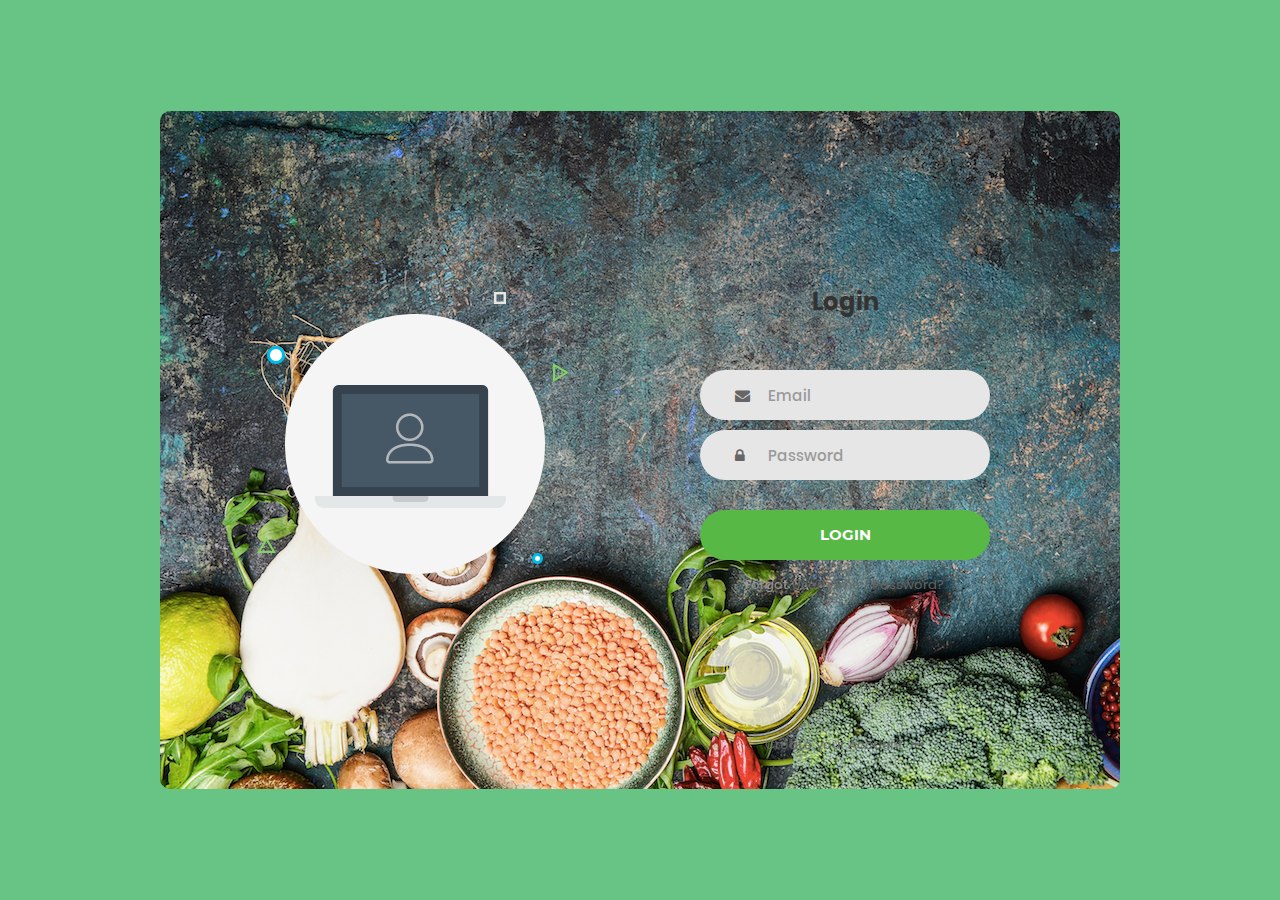
<file: index.html>
<!DOCTYPE html>
<html lang="en">
<head>
	<title>Login V1</title>
	<meta charset="UTF-8">
	<meta name="viewport" content="width=device-width, initial-scale=1">
<!--===============================================================================================-->	
	<link rel="icon" type="image/png" href="images/icons/favicon.ico"/>
<!--===============================================================================================-->
	<link rel="stylesheet" type="text/css" href="vendor/bootstrap/css/bootstrap.min.css">
<!--===============================================================================================-->
	<link rel="stylesheet" type="text/css" href="fonts/font-awesome-4.7.0/css/font-awesome.min.css">
<!--===============================================================================================-->
	<link rel="stylesheet" type="text/css" href="vendor/animate/animate.css">
<!--===============================================================================================-->	
	<link rel="stylesheet" type="text/css" href="vendor/css-hamburgers/hamburgers.min.css">
<!--===============================================================================================-->
	<link rel="stylesheet" type="text/css" href="vendor/select2/select2.min.css">
<!--===============================================================================================-->
	<link rel="stylesheet" type="text/css" href="css/util.css">
	<link rel="stylesheet" type="text/css" href="css/main.css">
<!--===============================================================================================-->
</head>
<body>
	
	<div class="limiter">
		<div class="container-login100">
			<div class="wrap-login100">
				<div class="login100-pic js-tilt" data-tilt>
					<img src="images/img-01.png" alt="IMG">
				</div>

				<form class="login100-form validate-form">
					<span class="login100-form-title">
						Login
					</span>

					<div class="wrap-input100 validate-input" data-validate = "Valid email is required: ex@abc.xyz">
						<input class="input100" type="text" name="email" placeholder="Email">
						<span class="focus-input100"></span>
						<span class="symbol-input100">
							<i class="fa fa-envelope" aria-hidden="true"></i>
						</span>
					</div>

					<div class="wrap-input100 validate-input" data-validate = "Password is required">
						<input class="input100" type="password" name="pass" placeholder="Password">
						<span class="focus-input100"></span>
						<span class="symbol-input100">
							<i class="fa fa-lock" aria-hidden="true"></i>
						</span>
					</div>
					
					<div class="container-login100-form-btn">
						<button class="login100-form-btn">
							Login
						</button>
					</div>

					<div class="text-center p-t-12">
						<span class="txt1">
							Forgot
						</span>
						<a class="txt2" href="#">
							Username / Password?
						</a>
					</div>

					<div class="text-center p-t-136">
						<a class="txt2" href="#">
							Create your Account
							<i class="fa fa-long-arrow-right m-l-5" aria-hidden="true"></i>
						</a>
					</div>
				</form>
			</div>
		</div>
	</div>
	
	

	
<!--===============================================================================================-->	
	<script src="vendor/jquery/jquery-3.2.1.min.js"></script>
<!--===============================================================================================-->
	<script src="vendor/bootstrap/js/popper.js"></script>
	<script src="vendor/bootstrap/js/bootstrap.min.js"></script>
<!--===============================================================================================-->
	<script src="vendor/select2/select2.min.js"></script>
<!--===============================================================================================-->
	<script src="vendor/tilt/tilt.jquery.min.js"></script>
	<script >
		$('.js-tilt').tilt({
			scale: 1.1
		})
	</script>
<!--===============================================================================================-->
	<script src="js/main.js"></script>

</body>
</html>
</file>
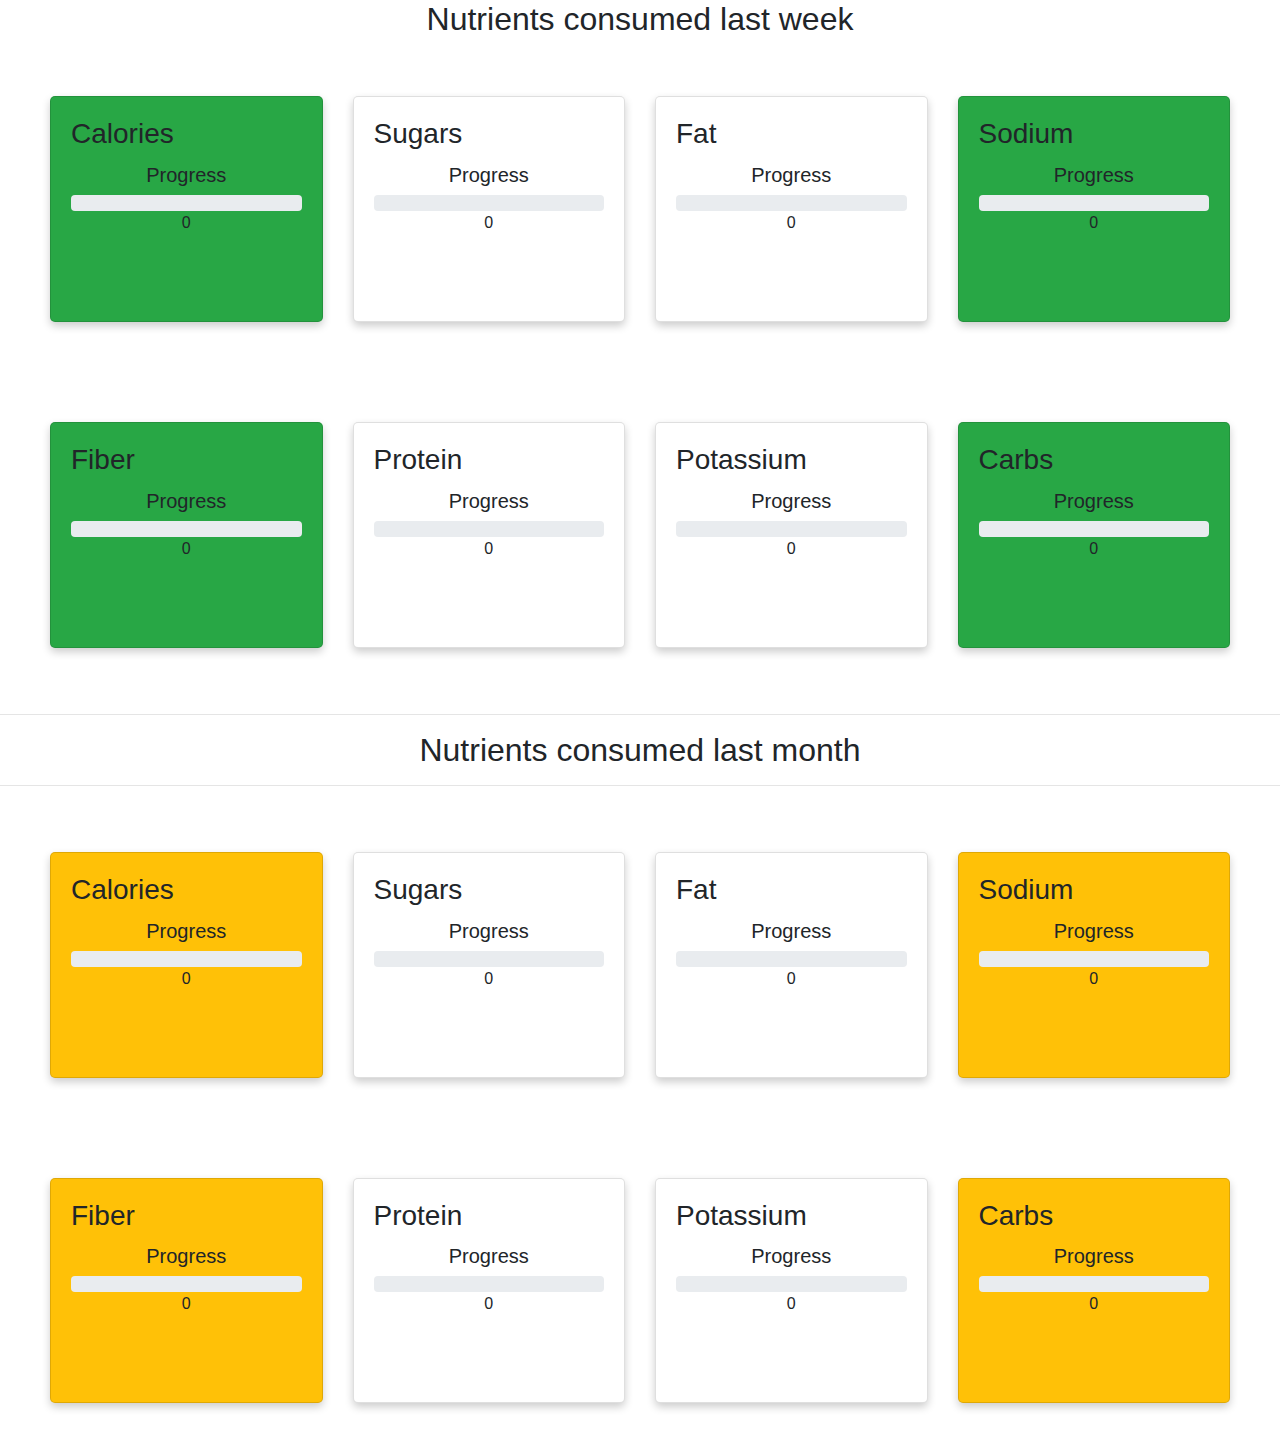
<file: src/main/resources/templates/analytics.html>
<!DOCTYPE html>
<html lang="en" xmlns:th="http://www.thymeleaf.org" th:replace="~{fragments/layout :: layout (~{::body},'templates')}">
<head>
    <meta charset="UTF-8">
    <title>Analytics</title>

    <!--Bootstrap CSS-->
    <link rel="stylesheet" href="https://maxcdn.bootstrapcdn.com/bootstrap/4.4.1/css/bootstrap.min.css">
    <script src="https://ajax.googleapis.com/ajax/libs/jquery/3.4.1/jquery.min.js"></script>
    <script src="https://cdnjs.cloudflare.com/ajax/libs/popper.js/1.16.0/umd/popper.min.js"></script>
    <script src="https://maxcdn.bootstrapcdn.com/bootstrap/4.4.1/js/bootstrap.min.js"></script>

    <link rel="stylesheet" type="text/css" media="all"
          href="../static/style.css" th:href="@{/style.css}"/>

</head>
<body>

<h2 class="analytics-main" style="text-align: center">Nutrients consumed last week</h2>

<div class="container-fluid padding">
    <div class="row padding">
        <div class="col-3">
            <div class="card bg-success" title="table-card">
                <div class="card-body">
                    <h3 class="card-title">Calories</h3>
                    <h5 style="text-align: center">Progress</h5>
                    <div class="progress">
                        <div class="progress-bar progress-bar-striped progress-bar-animated" role="progressbar" th:text="${nutrientsConsumedThisWeek.get('Calories')}" th:style="'width: '+${currentWeeklyProgressPercentage.get('Calories')}+'%'" aria-valuemin="0" aria-valuemax="100"></div>
                    </div>
                    <p style="text-align: center" th:text="${'/'+goals.get('Calories')+'kcal'}">0</p>
                </div>
            </div>
        </div>
        <div class="col-3">
            <div class="card" title="table-card">
                <div class="card-body">
                    <h3 class="card-title">Sugars</h3>
                    <h5 style="text-align: center">Progress</h5>
                    <div class="progress">
                        <div class="progress-bar progress-bar-striped progress-bar-animated" role="progressbar" th:text="${nutrientsConsumedThisWeek.get('Sugars')}" th:style="'width: '+${currentWeeklyProgressPercentage.get('Sugars')}+'%'" aria-valuemin="0" aria-valuemax="100"></div>
                    </div>
                    <p style="text-align: center" th:text="${'/'+goals.get('Sugars')+'g'}">0</p>
                </div>
            </div>
        </div>
        <div class="col-3">
            <div class="card" title="table-card">
                <div class="card-body">
                    <h3 class="card-title">Fat</h3>
                    <h5 style="text-align: center">Progress</h5>
                    <div class="progress">
                        <div class="progress-bar progress-bar-striped progress-bar-animated" role="progressbar" th:text="${nutrientsConsumedThisWeek.get('Fat')}" th:style="'width: '+${currentWeeklyProgressPercentage.get('Fat')}+'%'" aria-valuemin="0" aria-valuemax="100"></div>
                    </div>
                    <p style="text-align: center" th:text="${'/'+goals.get('Fat')+'g'}">0</p>
                </div>
            </div>
        </div>
        <div class="col-3">
            <div class="card bg-success" title="table-card">
                <div class="card-body">
                    <h3 class="card-title">Sodium</h3>
                    <h5 style="text-align: center">Progress</h5>
                    <div class="progress">
                        <div class="progress-bar progress-bar-striped progress-bar-animated" role="progressbar" th:text="${nutrientsConsumedThisWeek.get('Sodium')}" th:style="'width: '+${currentWeeklyProgressPercentage.get('Sodium')}+'%'" aria-valuemin="0" aria-valuemax="100"></div>
                    </div>
                    <p style="text-align: center" th:text="${'/'+goals.get('Sodium')+'mg'}">0</p>
                </div>
            </div>
        </div>
    </div>
</div>

<div class="container-fluid padding">
    <div class="row padding">
        <div class="col-3">
            <div class="card bg-success" title="table-card">
                <div class="card-body">
                    <h3 class="card-title">Fiber</h3>
                    <h5 style="text-align: center">Progress</h5>
                    <div class="progress">
                        <div class="progress-bar progress-bar-striped progress-bar-animated" role="progressbar" th:text="${nutrientsConsumedThisWeek.get('Fiber')}" th:style="'width: '+${currentWeeklyProgressPercentage.get('Fiber')}+'%'" aria-valuemin="0" aria-valuemax="100"></div>
                    </div>
                    <p style="text-align: center" th:text="${'/'+goals.get('Fiber')+'g'}">0</p>
                </div>
            </div>
        </div>
        <div class="col-3">
            <div class="card" title="table-card">
                <div class="card-body">
                    <h3 class="card-title">Protein</h3>
                    <h5 style="text-align: center">Progress</h5>
                    <div class="progress">
                        <div class="progress-bar progress-bar-striped progress-bar-animated" role="progressbar" th:text="${nutrientsConsumedThisWeek.get('Protein')}" th:style="'width: '+${currentWeeklyProgressPercentage.get('Protein')}+'%'" aria-valuemin="0" aria-valuemax="100"></div>
                    </div>
                    <p style="text-align: center" th:text="${'/'+goals.get('Protein')+'g'}">0</p>
                </div>
            </div>
        </div>
        <div class="col-3">
            <div class="card" title="table-card">
                <div class="card-body">
                    <h3 class="card-title">Potassium</h3>
                    <h5 style="text-align: center">Progress</h5>
                    <div class="progress">
                        <div class="progress-bar progress-bar-striped progress-bar-animated" role="progressbar" th:text="${nutrientsConsumedThisWeek.get('Potassium')}" th:style="'width: '+${currentWeeklyProgressPercentage.get('Potassium')}+'%'" aria-valuemin="0" aria-valuemax="100"></div>
                    </div>
                    <p style="text-align: center" th:text="${'/'+goals.get('Potassium')+'mg'}">0</p>
                </div>
            </div>
        </div>
        <div class="col-3">
            <div class="card bg-success" title="table-card">
                <div class="card-body">
                    <h3 class="card-title">Carbs</h3>
                    <h5 style="text-align: center">Progress</h5>
                    <div class="progress">
                        <div class="progress-bar progress-bar-striped progress-bar-animated" role="progressbar" th:text="${nutrientsConsumedThisWeek.get('Carbs')}" th:style="'width: '+${currentWeeklyProgressPercentage.get('Carbs')}+'%'" aria-valuemin="0" aria-valuemax="100"></div>
                    </div>
                    <p style="text-align: center" th:text="${'/'+goals.get('Carbs')+'g'}">0</p>
                </div>
            </div>
        </div>
    </div>
</div>

<hr class="light">

<h2 class="analytics-main" style="text-align: center">Nutrients consumed last month</h2>

<hr class="light">

<div class="container-fluid padding">
    <div class="row padding">
        <div class="col-3">
            <div class="card bg-warning" title="table-card">
                <div class="card-body">
                    <h3 class="card-title">Calories</h3>
                    <h5 style="text-align: center">Progress</h5>
                    <div class="progress">
                        <div class="progress-bar progress-bar-striped progress-bar-animated" role="progressbar" th:text="${nutrientsConsumedThisMonth.get('Calories')}" th:style="'width: '+${currentMonthlyProgressPercentage.get('Calories')}+'%'" aria-valuemin="0" aria-valuemax="100"></div>
                    </div>
                    <p style="text-align: center" th:text="${'/'+mgoals.get('Calories')+'kcal'}">0</p>
                </div>
            </div>
        </div>
        <div class="col-3">
            <div class="card" title="table-card">
                <div class="card-body">
                    <h3 class="card-title">Sugars</h3>
                    <h5 style="text-align: center">Progress</h5>
                    <div class="progress">
                        <div class="progress-bar progress-bar-striped progress-bar-animated" role="progressbar" th:text="${nutrientsConsumedThisMonth.get('Sugars')}" th:style="'width: '+${currentMonthlyProgressPercentage.get('Sugars')}+'%'" aria-valuemin="0" aria-valuemax="100"></div>
                    </div>
                    <p style="text-align: center" th:text="${'/'+mgoals.get('Sugars')+'g'}">0</p>
                </div>
            </div>
        </div>
        <div class="col-3">
            <div class="card" title="table-card">
                <div class="card-body">
                    <h3 class="card-title">Fat</h3>
                    <h5 style="text-align: center">Progress</h5>
                    <div class="progress">
                        <div class="progress-bar progress-bar-striped progress-bar-animated" role="progressbar" th:text="${nutrientsConsumedThisMonth.get('Fat')}" th:style="'width: '+${currentMonthlyProgressPercentage.get('Fat')}+'%'" aria-valuemin="0" aria-valuemax="100"></div>
                    </div>
                    <p style="text-align: center" th:text="${'/'+mgoals.get('Fat')+'g'}">0</p>
                </div>
            </div>
        </div>
        <div class="col-3">
            <div class="card bg-warning" title="table-card">
                <div class="card-body">
                    <h3 class="card-title">Sodium</h3>
                    <h5 style="text-align: center">Progress</h5>
                    <div class="progress">
                        <div class="progress-bar progress-bar-striped progress-bar-animated" role="progressbar" th:text="${nutrientsConsumedThisMonth.get('Sodium')}" th:style="'width: '+${currentMonthlyProgressPercentage.get('Sodium')}+'%'" aria-valuemin="0" aria-valuemax="100"></div>
                    </div>
                    <p style="text-align: center" th:text="${'/'+mgoals.get('Sodium')+'mg'}">0</p>
                </div>
            </div>
        </div>
    </div>
</div>

<div class="container-fluid padding">
    <div class="row padding">
        <div class="col-3">
            <div class="card bg-warning" title="table-card">
                <div class="card-body">
                    <h3 class="card-title">Fiber</h3>
                    <h5 style="text-align: center">Progress</h5>
                    <div class="progress">
                        <div class="progress-bar progress-bar-striped progress-bar-animated" role="progressbar" th:text="${nutrientsConsumedThisMonth.get('Fiber')}" th:style="'width: '+${currentMonthlyProgressPercentage.get('Fiber')}+'%'" aria-valuemin="0" aria-valuemax="100"></div>
                    </div>
                    <p style="text-align: center" th:text="${'/'+mgoals.get('Fiber')+'g'}">0</p>
                </div>
            </div>
        </div>
        <div class="col-3">
            <div class="card" title="table-card">
                <div class="card-body">
                    <h3 class="card-title">Protein</h3>
                    <h5 style="text-align: center">Progress</h5>
                    <div class="progress">
                        <div class="progress-bar progress-bar-striped progress-bar-animated" role="progressbar" th:text="${nutrientsConsumedThisMonth.get('Protein')}" th:style="'width: '+${currentMonthlyProgressPercentage.get('Protein')}+'%'" aria-valuemin="0" aria-valuemax="100"></div>
                    </div>
                    <p style="text-align: center" th:text="${'/'+mgoals.get('Protein')+'g'}">0</p>
                </div>
            </div>
        </div>
        <div class="col-3">
            <div class="card" title="table-card">
                <div class="card-body">
                    <h3 class="card-title">Potassium</h3>
                    <h5 style="text-align: center">Progress</h5>
                    <div class="progress">
                        <div class="progress-bar progress-bar-striped progress-bar-animated" role="progressbar" th:text="${nutrientsConsumedThisMonth.get('Potassium')}" th:style="'width: '+${currentMonthlyProgressPercentage.get('Potassium')}+'%'" aria-valuemin="0" aria-valuemax="100"></div>
                    </div>
                    <p style="text-align: center" th:text="${'/'+mgoals.get('Potassium')+'mg'}">0</p>
                </div>
            </div>
        </div>
        <div class="col-3">
            <div class="card bg-warning" title="table-card">
                <div class="card-body">
                    <h3 class="card-title">Carbs</h3>
                    <h5 style="text-align: center">Progress</h5>
                    <div class="progress">
                        <div class="progress-bar progress-bar-striped progress-bar-animated" role="progressbar" th:text="${nutrientsConsumedThisMonth.get('Carbs')}" th:style="'width: '+${currentMonthlyProgressPercentage.get('Carbs')}+'%'" aria-valuemin="0" aria-valuemax="100"></div>
                    </div>
                    <p style="text-align: center" th:text="${'/'+mgoals.get('Carbs')+'g'}">0</p>
                </div>
            </div>
        </div>
    </div>
</div>

</body>
</html>
</file>
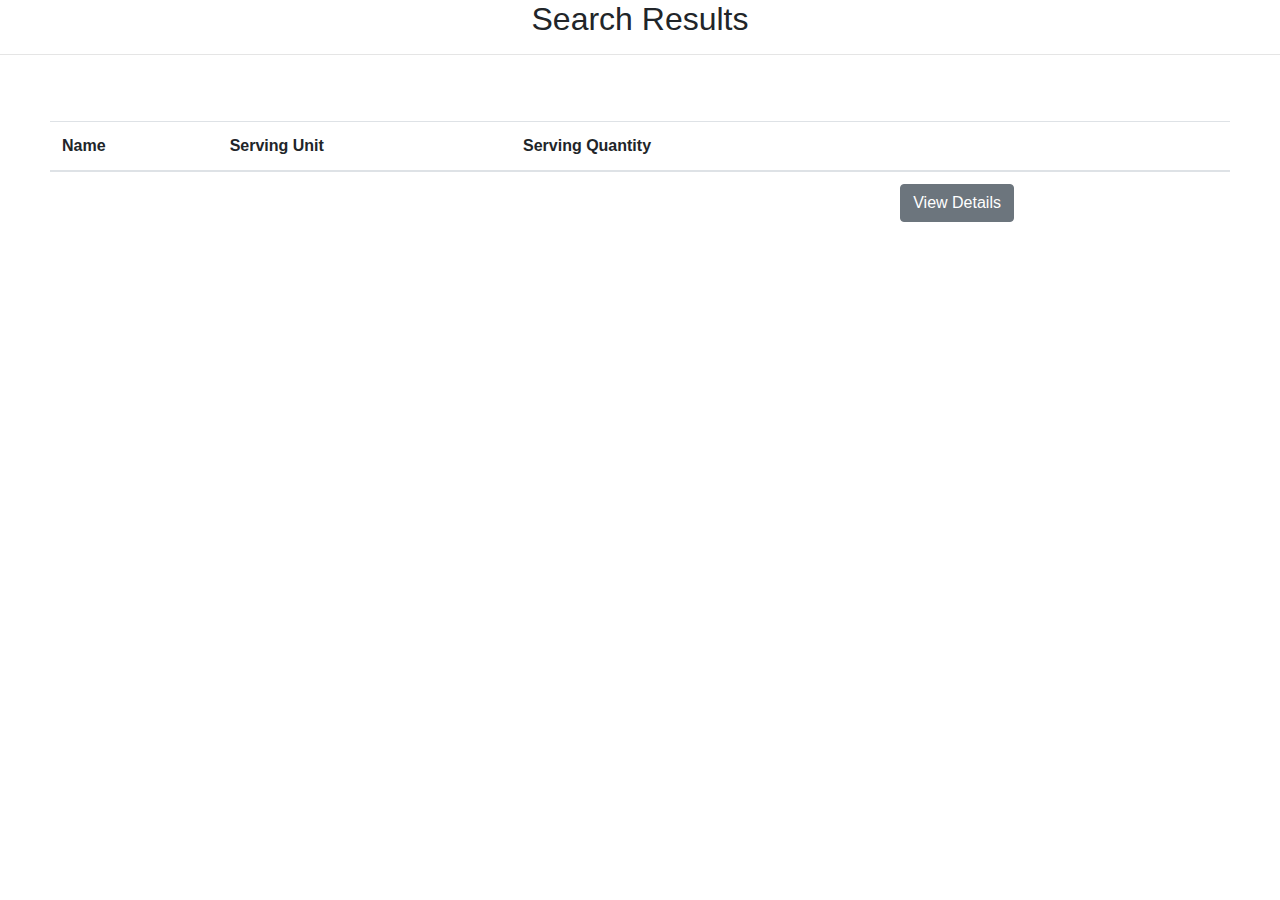
<file: src/main/resources/templates/baseproductlist.html>
<!DOCTYPE html>
<html lang="en" xmlns:th="http://www.thymeleaf.org" th:replace="~{fragments/layout :: layout (~{::body},'templates')}">
<head>
    <meta charset="UTF-8">
    <title>Products</title>

    <!--Bootstrap CSS-->
    <link rel="stylesheet" href="https://maxcdn.bootstrapcdn.com/bootstrap/4.4.1/css/bootstrap.min.css">
    <script src="https://ajax.googleapis.com/ajax/libs/jquery/3.4.1/jquery.min.js"></script>
    <script src="https://cdnjs.cloudflare.com/ajax/libs/popper.js/1.16.0/umd/popper.min.js"></script>
    <script src="https://maxcdn.bootstrapcdn.com/bootstrap/4.4.1/js/bootstrap.min.js"></script>

    <link rel="stylesheet" type="text/css" media="all"
          href="../static/style.css" th:href="@{/style.css}"/>

</head>
<body>

<h2 class="analytics-main" style="text-align: center">Search Results</h2>

<hr class="light">

<div class="container-fluid padding">
    <div class="row padding">
        <div class="col-12">
            <table class="table table-hover">
                <thead>
                <tr>
                    <th scope="col">Name</th>
                    <th scope="col">Serving Unit</th>
                    <th scope="col">Serving Quantity</th>
                    <th scope="col"></th>
                </tr>
                </thead>
                <tbody>
                <tr th:each="item : ${baseProductList}">
                    <td th:text="${item.food_name}"></td>
                    <td th:text="${item.serving_unit}"></td>
                    <td th:text="${item.serving_qty}"></td>
                    <td><a href="#" th:href="@{'/logger/product_query/detailed_query/'+ ${item.food_name}}" class="btn btn-secondary" role="button">View Details</a></td>
                </tr>
                </tbody>
            </table>
        </div>
    </div>
</div>

</body>
</html>
</file>
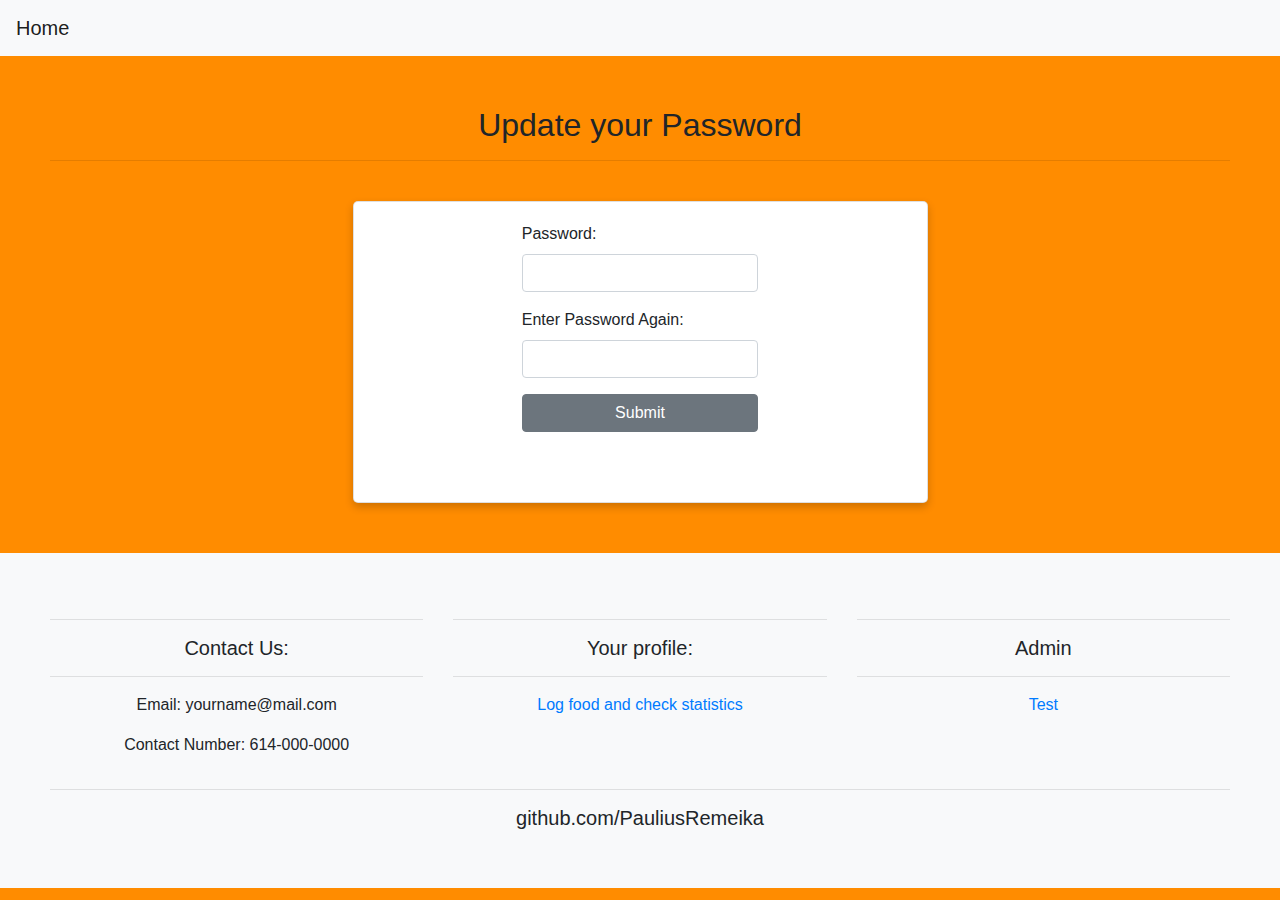
<file: src/main/resources/templates/changepassword.html>
<!DOCTYPE html>
<html lang="en" xmlns:th="http://www.thymeleaf.org">
<head>
    <meta charset="UTF-8">
    <title>Update Password</title>

    <!--Bootstrap CSS-->
    <link rel="stylesheet" href="https://maxcdn.bootstrapcdn.com/bootstrap/4.4.1/css/bootstrap.min.css">
    <script src="https://ajax.googleapis.com/ajax/libs/jquery/3.4.1/jquery.min.js"></script>
    <script src="https://cdnjs.cloudflare.com/ajax/libs/popper.js/1.16.0/umd/popper.min.js"></script>
    <script src="https://maxcdn.bootstrapcdn.com/bootstrap/4.4.1/js/bootstrap.min.js"></script>

    <link rel="stylesheet" type="text/css" media="all"
          href="../static/style.css" th:href="@{/style.css}"/>

</head>
<body style="background-color: darkorange">

<nav class="navbar navbar-expand-lg navbar-light bg-light">
    <a class="navbar-brand" href="/homepage">Home</a>
    <button class="navbar-toggler" type="button" data-toggle="collapse" data-target="#navbarSupportedContent" aria-controls="navbarSupportedContent" aria-expanded="false" aria-label="Toggle navigation">
        <span class="navbar-toggler-icon"></span>
    </button>
</nav>

<div class="container-fluid padding">

    <h2 class="analytics-main" style="text-align: center">Update your Password</h2>

    <hr class="light">

    <br>

    <div class="row padding">
        <div class="col-3">
        </div>
        <div class="col-6">
            <div class="card" title="table-card">
                <div class="card-body">
                    <form th:object="${user}" th:action="@{/update_password}" method="post">
                        <fieldset>
                            <div class="panel-group">
                                <div class="panel panel-primary">
                                    <div class="panel-body">
                                        <input type="hidden" th:field="*{id}">

                                        <input type="hidden" th:field="*{firstName}">

                                        <input type="hidden" th:field="*{lastName}">

                                        <input type="hidden" th:field="*{username}">

                                        <input type="hidden" th:field="*{email}">

                                        <input type="hidden" th:value="*{email}" id="emailCheck" name="emailCheck">

                                        <div class="col-md-6 form-group mx-auto">
                                            <label>Password:</label>
                                            <input type="password" class="form-control" th:field="*{password}">
                                        </div>

                                        <div class="col-md-6 form-group mx-auto">
                                            <label>Enter Password Again:</label>
                                            <input type="password" class="form-control" th:field="*{passwordCheck}">
                                        </div>

                                        <input type="hidden" th:field="*{active}">

                                        <input type="hidden" th:field="*{roles}">

                                        <div class="col-md-6 mx-auto">
                                            <button type="submit" class="btn btn-secondary btn-block">Submit</button>
                                        </div>
                                    </div>
                                </div>
                            </div>
                        </fieldset>
                    </form>
                </div>
            </div>
        </div>
    </div>
</div>

<footer>
    <div class="container-fluid padding bg-light">
        <div class="row text-center">
            <div class="col-md-4">
                <hr class="light">
                <h5>Contact Us:</h5>
                <hr class="light">
                <p>Email: yourname@mail.com</p>
                <p>Contact Number: 614-000-0000</p>
            </div>
            <div class="col-md-4">
                <hr class="light">
                <h5>Your profile:</h5>
                <hr class="light">
                <a href="/profile">Log food and check statistics</a><br><br>
            </div>
            <div class="col-md-4">
                <hr class="light">
                <h5>Admin</h5>
                <hr class="light">
                <a href="#">Test</a><br><br>
            </div>
            <div class="col-12">
                <hr class="light">
                <h5>github.com/PauliusRemeika</h5>
            </div>
        </div>
    </div>
</footer>

</body>
</html>
</file>
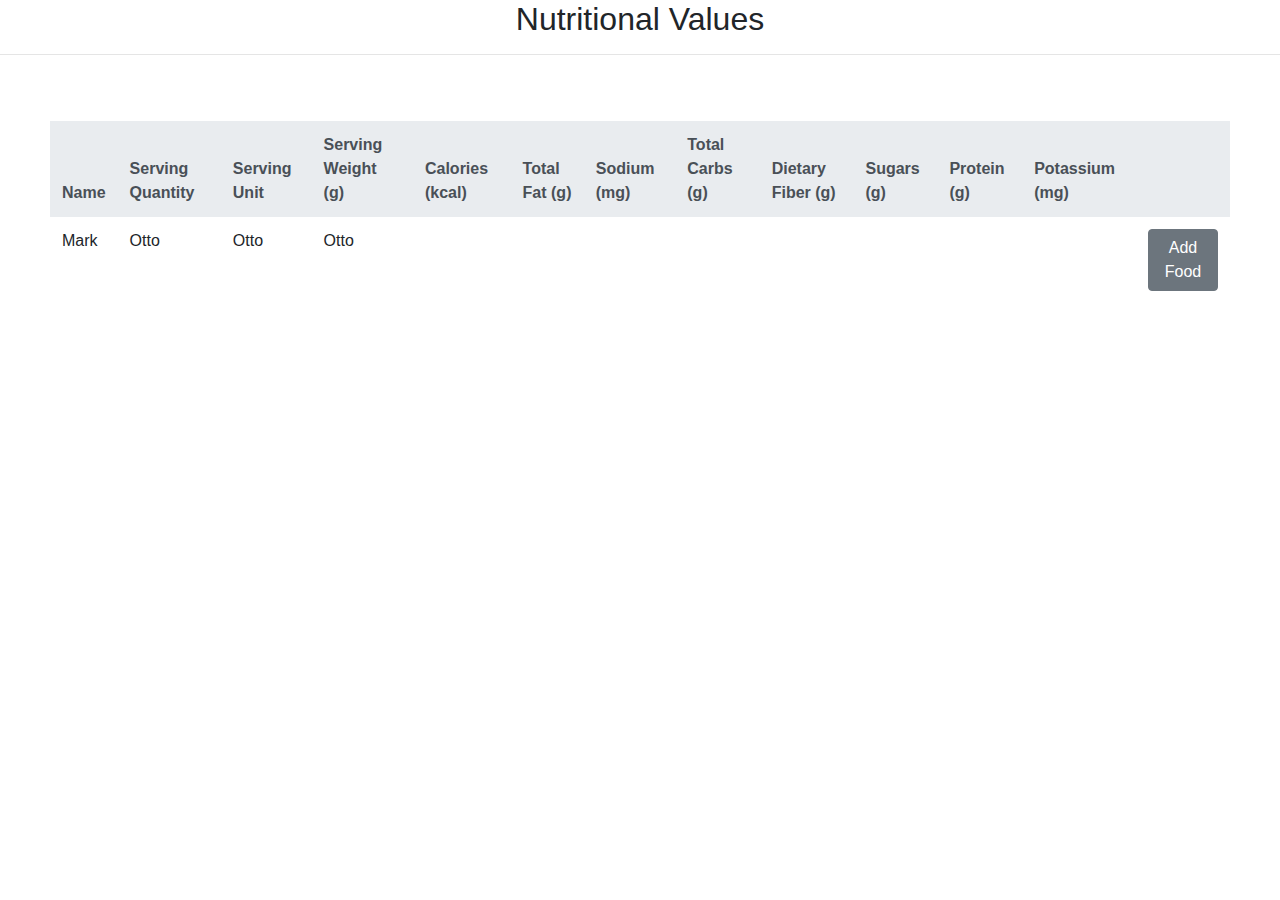
<file: src/main/resources/templates/detailedproduct.html>
<!DOCTYPE html>
<html lang="en" xmlns:th="http://www.thymeleaf.org" th:replace="~{fragments/layout :: layout (~{::body},'templates')}">
<head>
    <meta charset="UTF-8">
    <title>Food Information</title>

    <!--Bootstrap CSS-->
    <link rel="stylesheet" href="https://maxcdn.bootstrapcdn.com/bootstrap/4.4.1/css/bootstrap.min.css">
    <script src="https://ajax.googleapis.com/ajax/libs/jquery/3.4.1/jquery.min.js"></script>
    <script src="https://cdnjs.cloudflare.com/ajax/libs/popper.js/1.16.0/umd/popper.min.js"></script>
    <script src="https://maxcdn.bootstrapcdn.com/bootstrap/4.4.1/js/bootstrap.min.js"></script>

    <link rel="stylesheet" type="text/css" media="all"
          href="../static/style.css" th:href="@{/style.css}"/>

</head>
<body>

<h2 class="analytics-main" style="text-align: center">Nutritional Values</h2>

<hr class="light">

<div class="container-fluid padding">
    <div class="row padding">
        <div class="col-12">
            <table class="table table-borderless">
                <thead class="thead-light">
                <tr>
                    <th scope="col">Name</th>
                    <th scope="col">Serving Quantity</th>
                    <th scope="col">Serving Unit</th>
                    <th scope="col">Serving Weight (g)</th>
                    <th scope="col">Calories (kcal)</th>
                    <th scope="col">Total Fat (g)</th>
                    <th scope="col">Sodium (mg)</th>
                    <th scope="col">Total Carbs (g)</th>
                    <th scope="col">Dietary Fiber (g)</th>
                    <th scope="col">Sugars (g)</th>
                    <th scope="col">Protein (g)</th>
                    <th scope="col">Potassium (mg)</th>
                    <th scope="col"></th>
                </tr>
                </thead>
                <tbody>
                <tr th:each="item : ${detailedProductInfo}">
                    <td th:text="${item.foodName}">Mark</td>
                    <td th:text="${item.servingQuantity}">Otto</td>
                    <td th:text="${item.servingUnit}">Otto</td>
                    <td th:text="${item.servingWeightGrams}">Otto</td>
                    <td th:text="${item.calories}"></td>
                    <td th:text="${item.totalFat}"></td>
                    <td th:text="${item.sodium}"></td>
                    <td th:text="${item.totalCarbs}"></td>
                    <td th:text="${item.dietaryFiber}"></td>
                    <td th:text="${item.sugars}"></td>
                    <td th:text="${item.protein}"></td>
                    <td th:text="${item.potassium}"></td>
                    <td><a href="#" th:href="@{'/add_food'}" class="btn btn-secondary" role="button">Add Food</a></td>
                </tr>
                </tbody>
            </table>
        </div>
    </div>
</div>

</body>
</html>
</file>
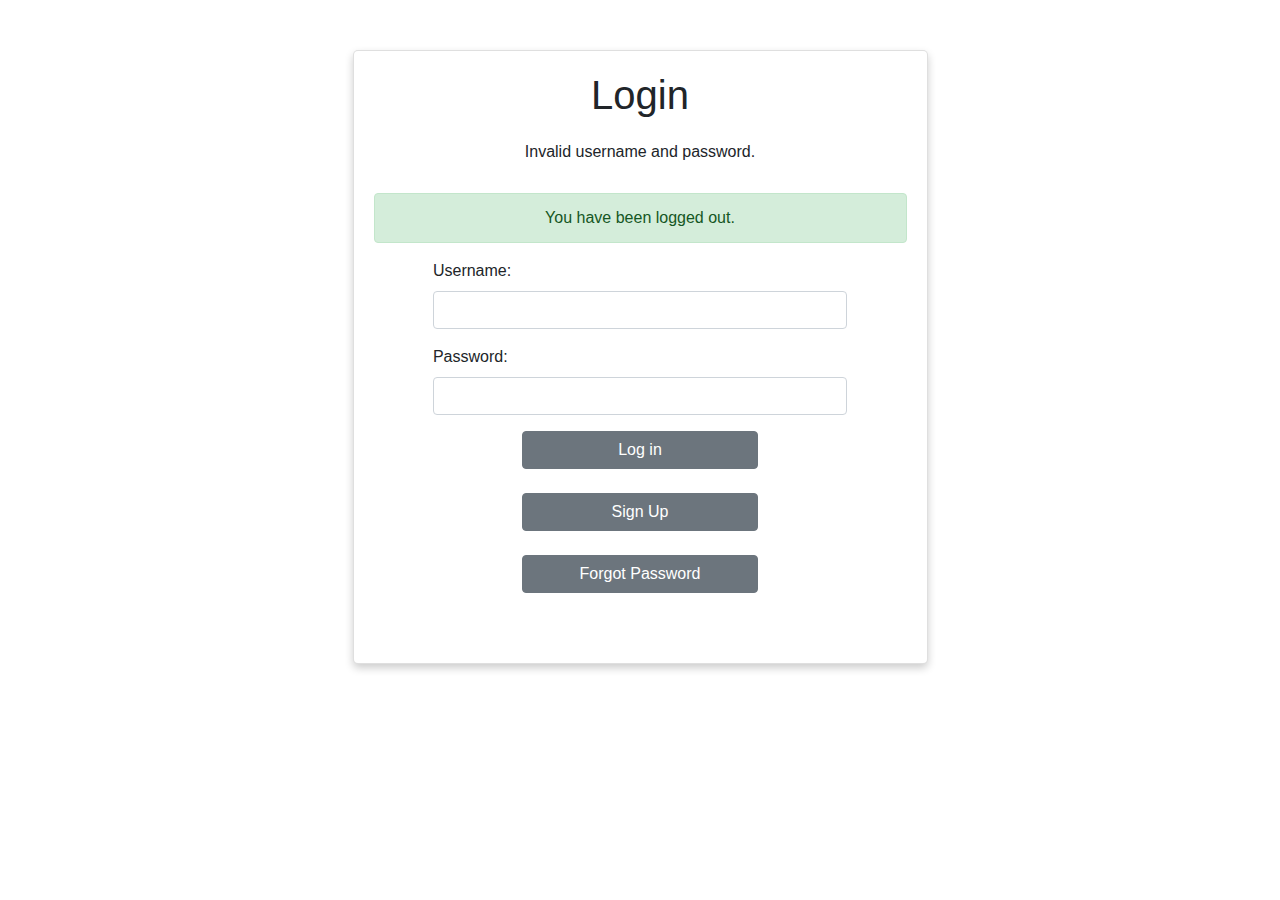
<file: src/main/resources/templates/login.html>
<!DOCTYPE html>
<html lang="en" xmlns:th="http://www.thymeleaf.org" th:replace="~{fragments/notauthenticatedlayout :: notauthenticatedlayout (~{::body},'templates')}">
<head>
    <meta charset="UTF-8">
    <title>Login</title>

    <!--Bootstrap CSS-->
    <link rel="stylesheet" href="https://maxcdn.bootstrapcdn.com/bootstrap/4.4.1/css/bootstrap.min.css">
    <script src="https://ajax.googleapis.com/ajax/libs/jquery/3.4.1/jquery.min.js"></script>
    <script src="https://cdnjs.cloudflare.com/ajax/libs/popper.js/1.16.0/umd/popper.min.js"></script>
    <script src="https://maxcdn.bootstrapcdn.com/bootstrap/4.4.1/js/bootstrap.min.js"></script>

    <link rel="stylesheet" type="text/css" media="all"
          href="../static/style.css" th:href="@{/style.css}"/>

</head>
<body>

<div class="container-fluid padding">
    <div class="row padding">
        <div class="col-3">
        </div>
        <div class="col-6">
            <div class="card" title="table-card">
                <div class="card-body">
                    <form name="f" th:action="@{/login}" method="post">
                        <fieldset>
                            <div class="panel-group">
                                <div class="panel panel-primary">
                                    <div class="panel-heading" style="text-align: center">
                                        <h1 class="col-md-9 panel-title mx-auto">Login</h1>
                                    </div>
                                    <div th:if="${param.error}" class="alert alert-error" style="text-align: center">
                                        Invalid username and password.
                                    </div>
                                    <div th:if="${param.logout}" class="alert alert-success" style="text-align: center">
                                        You have been logged out.
                                    </div>
                                    <div class="panel-body">
                                        <div class="searchformrow">
                                            <div class="col-md-10 form-group mx-auto">
                                                <label class="form-label">Username:</label>
                                                <input type="text" class="form-control" id="username" name="username"/>
                                            </div>
                                        </div>
                                        <div class="searchformrow">
                                            <div class="col-md-10 form-group mx-auto">
                                                <label class="form-label">Password:</label>
                                                <input type="password" class="form-control" id="password" name="password"/>
                                            </div>
                                        </div>
                                        <div class="col-md-6 searchformrow mx-auto">
                                            <button type="submit" class="btn btn-secondary btn-block">Log in</button>
                                        </div>
                                        <br>
                                        <div class="col-md-6 searchformrow mx-auto">
                                            <button class="btn btn-secondary btn-block" onclick="location.href='/users/new'" type="button">Sign Up</button>
                                        </div>
                                        <br>
                                        <div class="col-md-6 searchformrow mx-auto">
                                            <button type="button" class="btn btn-secondary btn-block" data-toggle="modal" data-target="#forgotPasswordModal">
                                                Forgot Password
                                            </button>
                                        </div>
                                    </div>
                                </div>
                            </div>
                        </fieldset>
                    </form>

                    <div class="modal fade" id="forgotPasswordModal" tabindex="-1" role="dialog" aria-labelledby="forgotPasswordModalLabel" aria-hidden="true">
                        <div class="modal-dialog" role="document">
                            <div class="modal-content">
                                <div class="modal-header">
                                    <h5 class="modal-title" id="forgotPasswordModalLabel">Reset Password</h5>
                                    <button type="button" class="close" data-dismiss="modal" aria-label="Close">
                                        <span aria-hidden="true">&times;</span>
                                    </button>
                                </div>
                                <div class="modal-body">
                                    <form th:object="${PasswordResetToken}" th:action="@{/forgot_password}" method="post">
                                        <fieldset>
                                            <div class="panel-group">
                                                <div class="panel panel-primary">
                                                    <div class="panel-body">
                                                        <input type="hidden" th:field="*{id}">
                                                        <input type="hidden" th:field="*{token}">
                                                        <div class="searchformrow">
                                                            <div class="col-md-10 form-group mx-auto">
                                                                <label class="form-label">Enter email:</label>
                                                                <input type="text" class="form-control" th:field="*{email}"/>
                                                                <small id="nutritionixSmall">You will receive an email with a link to reset your password.</small>
                                                            </div>
                                                        </div>
                                                        <input type="hidden" th:field="*{dateCreated}">

                                                        <div class="col-md-6 searchformrow mx-auto">
                                                            <button type="submit" class="btn btn-secondary btn-block">Submit</button>
                                                        </div>
                                                    </div>
                                                </div>
                                            </div>
                                        </fieldset>
                                    </form>
                                </div>
                                <div class="modal-footer">
                                    <button type="button" class="btn btn-secondary" data-dismiss="modal">Close</button>
                                </div>
                            </div>
                        </div>
                    </div>

                </div>
            </div>
        </div>
    </div>
</div>

</body>
</html>
</file>
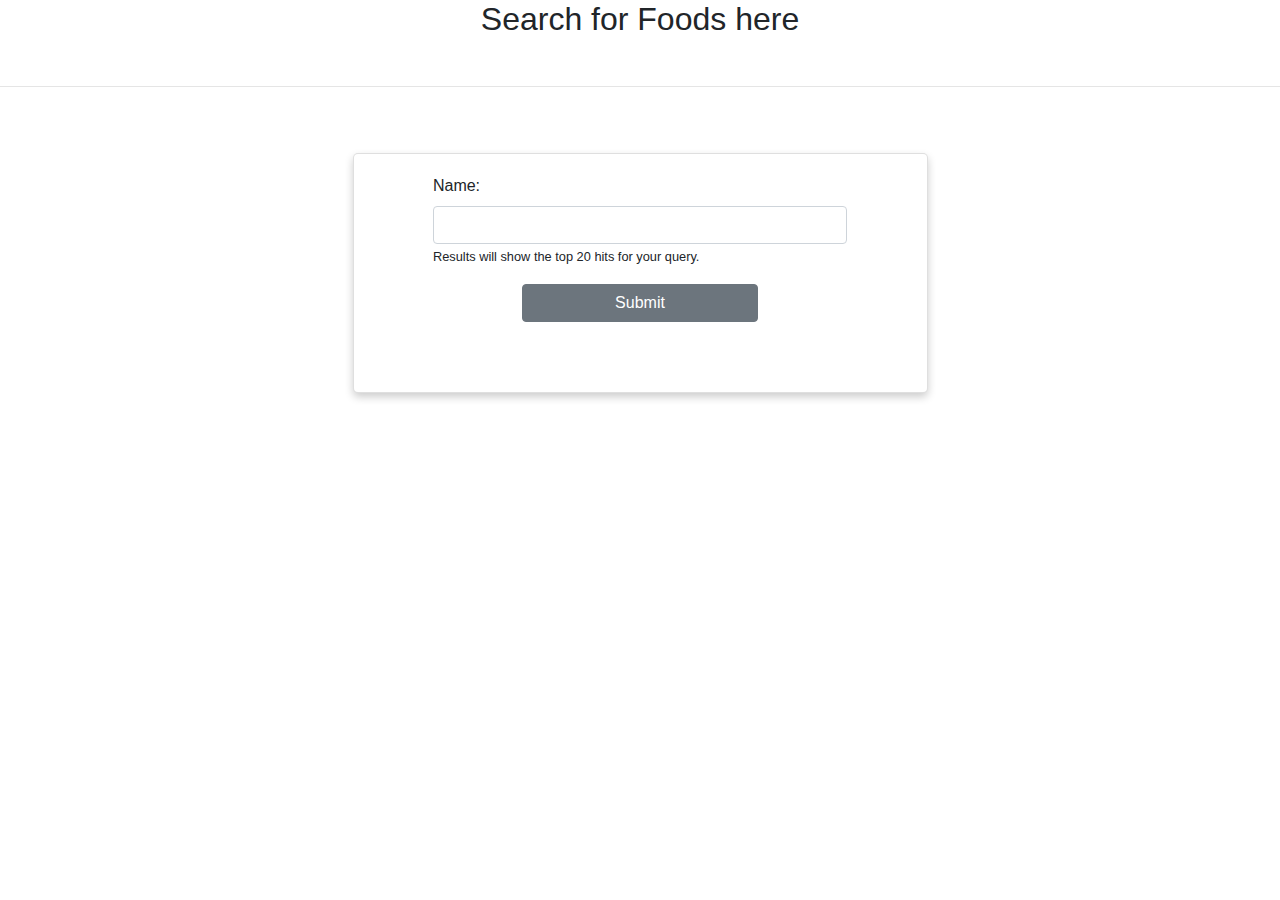
<file: src/main/resources/templates/nutritionix.html>
<!DOCTYPE html>
<html lang="en" xmlns:th="http://www.thymeleaf.org" th:replace="~{fragments/layout :: layout (~{::body},'templates')}">
<head>
    <meta charset="UTF-8">
    <title>Nutritionix</title>

    <!--Bootstrap CSS-->
    <link rel="stylesheet" href="https://maxcdn.bootstrapcdn.com/bootstrap/4.4.1/css/bootstrap.min.css">
    <script src="https://ajax.googleapis.com/ajax/libs/jquery/3.4.1/jquery.min.js"></script>
    <script src="https://cdnjs.cloudflare.com/ajax/libs/popper.js/1.16.0/umd/popper.min.js"></script>
    <script src="https://maxcdn.bootstrapcdn.com/bootstrap/4.4.1/js/bootstrap.min.js"></script>

    <link rel="stylesheet" type="text/css" media="all"
          href="../static/style.css" th:href="@{/style.css}"/>

</head>
<body>

<h2 class="analytics-main" style="text-align: center">Search for Foods here</h2>
<br>

<hr class="light">

<div class="container-fluid padding">
    <div class="row padding">
        <div class="col-3">
        </div>
        <div class="col-6">
            <div class="card" title="table-card">
                <div class="card-body">
                    <form th:object="${NutritionixBaseProduct}" th:action="@{/logger/product_query}" method="get">
                        <fieldset>
                            <div class="panel-group">
                                <div class="panel panel-primary">
                                    <div class="panel-body">
                                        <div class="searchformrow">
                                            <div class="col-md-10 form-group mx-auto">
                                                <label class="form-label">Name:</label>
                                                <input type="text" class="form-control" th:field="*{food_name}"/>
                                                <small id="nutritionixSmall">Results will show the top 20 hits for your query.</small>
                                            </div>
                                        </div>
                                        <input type="hidden" th:field="*{serving_unit}">
                                        <input type="hidden" th:field="*{tag_name}">
                                        <input type="hidden" th:field="*{serving_qty}">
                                        <input type="hidden" th:field="*{tag_id}">
                                        <input type="hidden" th:field="*{locale}">
                                        <div class="col-md-6 searchformrow mx-auto">
                                            <button type="submit" class="btn btn-secondary btn-block">Submit</button>
                                        </div>
                                    </div>
                                </div>
                            </div>
                        </fieldset>
                    </form>
                </div>
            </div>
        </div>
    </div>
</div>

</body>
</html>
</file>
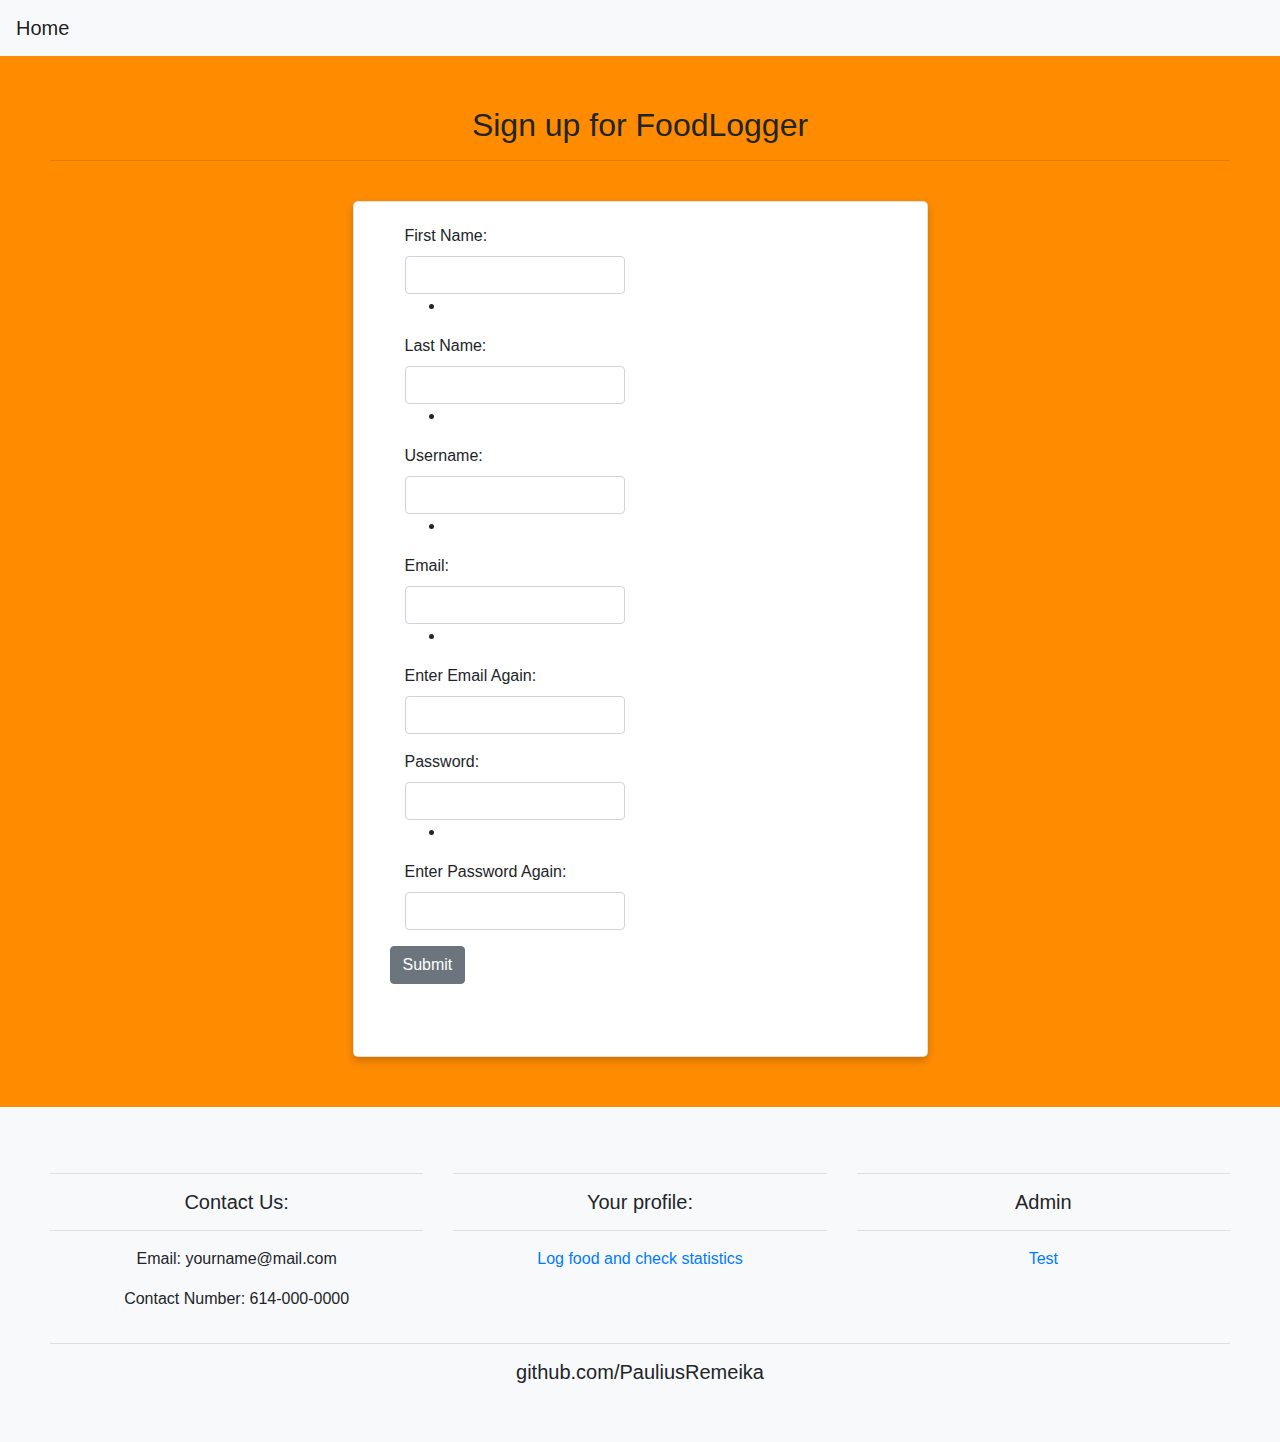
<file: src/main/resources/templates/registration.html>
<!DOCTYPE html>
<html lang="en" xmlns:th="http://www.thymeleaf.org">
<head>
    <meta charset="UTF-8">
    <title>Sign Up</title>

    <!--Bootstrap CSS-->
    <link rel="stylesheet" href="https://maxcdn.bootstrapcdn.com/bootstrap/4.4.1/css/bootstrap.min.css">
    <script src="https://ajax.googleapis.com/ajax/libs/jquery/3.4.1/jquery.min.js"></script>
    <script src="https://cdnjs.cloudflare.com/ajax/libs/popper.js/1.16.0/umd/popper.min.js"></script>
    <script src="https://maxcdn.bootstrapcdn.com/bootstrap/4.4.1/js/bootstrap.min.js"></script>

    <link rel="stylesheet" type="text/css" media="all"
          href="../static/style.css" th:href="@{/style.css}"/>

</head>
<body style="background-color: darkorange">

<nav class="navbar navbar-expand-lg navbar-light bg-light">
    <a class="navbar-brand" href="/homepage">Home</a>
    <button class="navbar-toggler" type="button" data-toggle="collapse" data-target="#navbarSupportedContent" aria-controls="navbarSupportedContent" aria-expanded="false" aria-label="Toggle navigation">
        <span class="navbar-toggler-icon"></span>
    </button>
</nav>

<div class="container-fluid padding">

    <h2 class="analytics-main" style="text-align: center">Sign up for FoodLogger</h2>

    <hr class="light">

    <br>

    <div class="row padding">
        <div class="col-3">
        </div>
        <div class="col-6">
            <div class="card" title="table-card">
                <div class="card-body">
                    <form th:object="${user}" th:action="@{/user/save}" method="post">

                        <div class="container center_div">

                            <input type="hidden" th:field="*{id}">

                            <div class="col-md-6 form-group" th:class="${#fields.hasErrors('firstName')}
                                        ? 'col-md-6 form-group has-error' : 'col-md-6 form-group'">
                                <label>First Name:</label>
                                <input type="text" class="form-control" th:field="*{firstName}" th:errorclass="has-error"/>
                                <span class="help-block" th:if="${#fields.hasErrors('firstName')}">
                                    <ul>
                                        <li th:each="err : ${#fields.errors('firstName')}" th:text="${err}"></li>
                                     </ul>
                                </span>
                            </div>

                            <div class="col-md-6 form-group" th:class="${#fields.hasErrors('lastName')}
                                        ? 'col-md-6 form-group has-error' : 'col-md-6 form-group'">
                                <label>Last Name:</label>
                                <input type="text" class="form-control" th:field="*{lastName}" th:errorclass="has-error"/>
                                <span class="help-block" th:if="${#fields.hasErrors('lastName')}">
                                    <ul>
                                        <li th:each="err : ${#fields.errors('lastName')}" th:text="${err}"></li>
                                    </ul>
                                </span>
                            </div>

                            <div class="col-md-6 form-group" th:class="${#fields.hasErrors('username')}
                                        ? 'col-md-6 form-group has-error' : 'col-md-6 form-group'">
                                <label>Username:</label>
                                <input type="text" class="form-control" th:field="*{username}" th:errorclass="has-error"/>
                                <span class="help-block" th:if="${#fields.hasErrors('username')}">
                                    <ul>
                                        <li th:each="err : ${#fields.errors('username')}" th:text="${err}"></li>
                                    </ul>
                                </span>
                            </div>

                            <div class="col-md-6 form-group" th:class="${#fields.hasErrors('email')} ?
                                        'col-md-6 form-group has-error' : 'col-md-6 form-group'">
                                <label>Email:</label>
                                <input type="email" class="form-control" th:field="*{email}" th:errorclass="has-error"/>
                                <span class="help-block" th:if="${#fields.hasErrors('email')}">
                                    <ul>
                                        <li th:each="err : ${#fields.errors('email')}" th:text="${err}"></li>
                                    </ul>
                                </span>
                            </div>

                            <div class="col-md-6 form-group">
                                <label>Enter Email Again:</label>
                                <input type="email" class="form-control" th:field="*{emailCheck}">
                            </div>

                            <div class="col-md-6 form-group" th:class="${#fields.hasErrors('password')} ?
                                        'col-md-6 form-group has-error' : 'col-md-6 form-group'">
                                <label>Password:</label>
                                <input type="password" class="form-control" th:field="*{password}" th:errorclass="has-error"/>
                                <span class="help-block" th:if="${#fields.hasErrors('password')}">
                                    <ul>
                                        <li th:each="err : ${#fields.errors('password')}" th:text="${err}"></li>
                                    </ul>
                                </span>
                            </div>

                            <div class="col-md-6 form-group">
                                <label>Enter Password Again:</label>
                                <input type="password" class="form-control" th:field="*{passwordCheck}">
                            </div>

                            <div>
                                <button type="submit" class="btn btn-secondary">Submit</button>
                            </div>

                        </div>

                    </form>
                </div>
            </div>
        </div>
    </div>
</div>

<footer>
    <div class="container-fluid padding bg-light">
        <div class="row text-center">
            <div class="col-md-4">
                <hr class="light">
                <h5>Contact Us:</h5>
                <hr class="light">
                <p>Email: yourname@mail.com</p>
                <p>Contact Number: 614-000-0000</p>
            </div>
            <div class="col-md-4">
                <hr class="light">
                <h5>Your profile:</h5>
                <hr class="light">
                <a href="/profile">Log food and check statistics</a><br><br>
            </div>
            <div class="col-md-4">
                <hr class="light">
                <h5>Admin</h5>
                <hr class="light">
                <a href="#">Test</a><br><br>
            </div>
            <div class="col-12">
                <hr class="light">
                <h5>github.com/PauliusRemeika</h5>
            </div>
        </div>
    </div>
</footer>

</body>
</html>
</file>
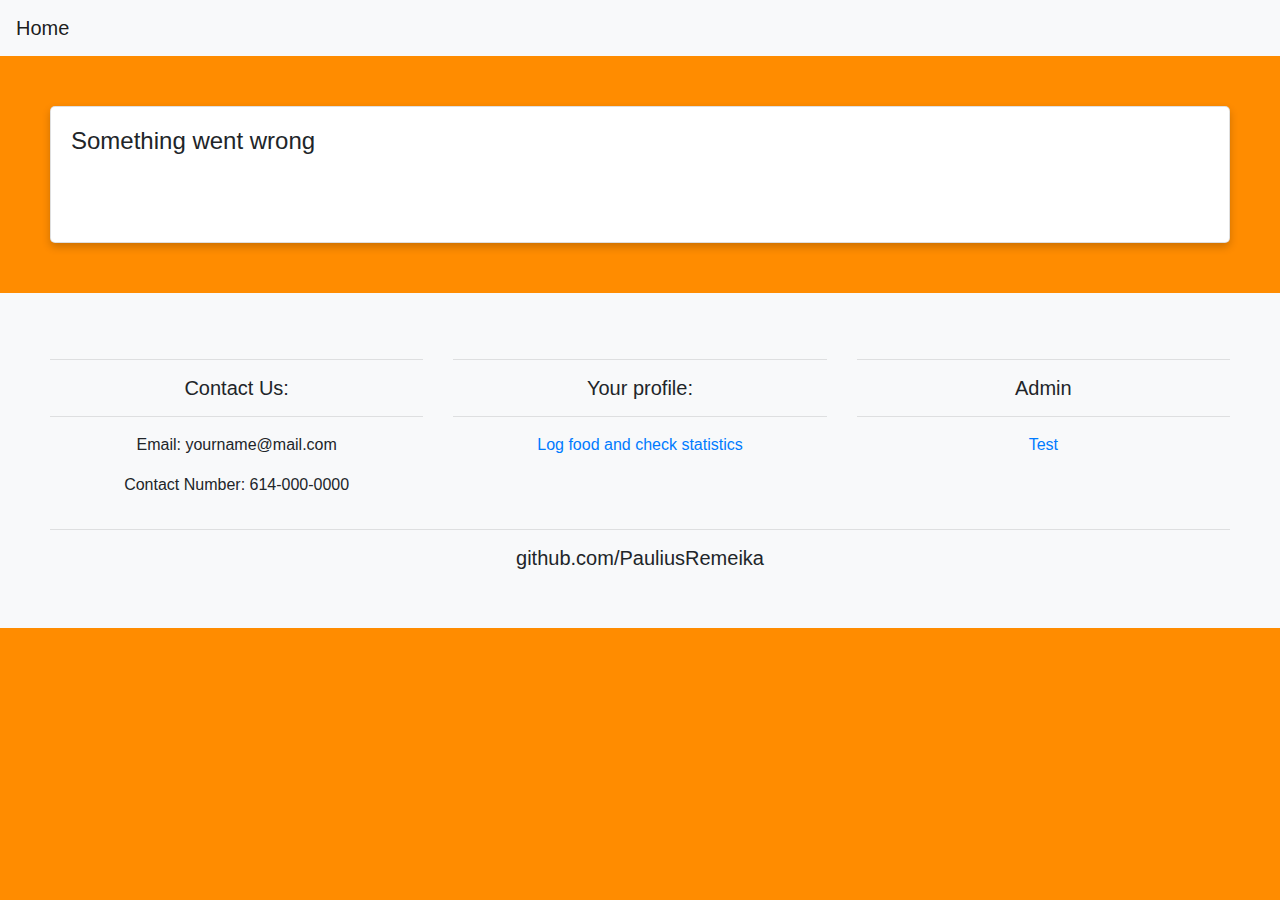
<file: src/main/resources/templates/exceptions/badrequest.html>
<!DOCTYPE html>
<html lang="en" xmlns:th="http://www.thymeleaf.org">
<head>
    <meta charset="UTF-8">
    <title>Something went wrong</title>

    <!--Bootstrap CSS-->
    <link rel="stylesheet" href="https://maxcdn.bootstrapcdn.com/bootstrap/4.4.1/css/bootstrap.min.css">
    <script src="https://ajax.googleapis.com/ajax/libs/jquery/3.4.1/jquery.min.js"></script>
    <script src="https://cdnjs.cloudflare.com/ajax/libs/popper.js/1.16.0/umd/popper.min.js"></script>
    <script src="https://maxcdn.bootstrapcdn.com/bootstrap/4.4.1/js/bootstrap.min.js"></script>

    <link rel="stylesheet" type="text/css" media="all"
          href="../../static/style.css" th:href="@{/style.css}"/>

</head>
<body style="background-color: darkorange">

<nav class="navbar navbar-expand-lg navbar-light bg-light">
    <a class="navbar-brand" href="/homepage">Home</a>
    <button class="navbar-toggler" type="button" data-toggle="collapse" data-target="#navbarSupportedContent" aria-controls="navbarSupportedContent" aria-expanded="false" aria-label="Toggle navigation">
        <span class="navbar-toggler-icon"></span>
    </button>
</nav>

<div class="container-fluid padding">
    <div class="row padding">
        <div class="col-12">
            <div class="card" title="table-card">
                <div class="card-body">
                    <h4 class="card-title">Something went wrong</h4>
                    <!--/*@thymesVar id="exception" type="com.Accenture.fitnessTracker.exceptions.BadRequestException"*/-->
                    <p th:text="${exception}"></p>
                </div>
            </div>
        </div>
    </div>
</div>

<footer>
    <div class="container-fluid padding bg-light">
        <div class="row text-center">
            <div class="col-md-4">
                <hr class="light">
                <h5>Contact Us:</h5>
                <hr class="light">
                <p>Email: yourname@mail.com</p>
                <p>Contact Number: 614-000-0000</p>
            </div>
            <div class="col-md-4">
                <hr class="light">
                <h5>Your profile:</h5>
                <hr class="light">
                <a href="/profile">Log food and check statistics</a><br><br>
            </div>
            <div class="col-md-4">
                <hr class="light">
                <h5>Admin</h5>
                <hr class="light">
                <a href="#">Test</a><br><br>
            </div>
            <div class="col-12">
                <hr class="light">
                <h5>github.com/PauliusRemeika</h5>
            </div>
        </div>
    </div>
</footer>

</body>
</html>
</file>
<file: css/util.css>
/*[ FONT SIZE ]
///////////////////////////////////////////////////////////
*/
.fs-1 {font-size: 1px;}
.fs-2 {font-size: 2px;}
.fs-3 {font-size: 3px;}
.fs-4 {font-size: 4px;}
.fs-5 {font-size: 5px;}
.fs-6 {font-size: 6px;}
.fs-7 {font-size: 7px;}
.fs-8 {font-size: 8px;}
.fs-9 {font-size: 9px;}
.fs-10 {font-size: 10px;}
.fs-11 {font-size: 11px;}
.fs-12 {font-size: 12px;}
.fs-13 {font-size: 13px;}
.fs-14 {font-size: 14px;}
.fs-15 {font-size: 15px;}
.fs-16 {font-size: 16px;}
.fs-17 {font-size: 17px;}
.fs-18 {font-size: 18px;}
.fs-19 {font-size: 19px;}
.fs-20 {font-size: 20px;}
.fs-21 {font-size: 21px;}
.fs-22 {font-size: 22px;}
.fs-23 {font-size: 23px;}
.fs-24 {font-size: 24px;}
.fs-25 {font-size: 25px;}
.fs-26 {font-size: 26px;}
.fs-27 {font-size: 27px;}
.fs-28 {font-size: 28px;}
.fs-29 {font-size: 29px;}
.fs-30 {font-size: 30px;}
.fs-31 {font-size: 31px;}
.fs-32 {font-size: 32px;}
.fs-33 {font-size: 33px;}
.fs-34 {font-size: 34px;}
.fs-35 {font-size: 35px;}
.fs-36 {font-size: 36px;}
.fs-37 {font-size: 37px;}
.fs-38 {font-size: 38px;}
.fs-39 {font-size: 39px;}
.fs-40 {font-size: 40px;}
.fs-41 {font-size: 41px;}
.fs-42 {font-size: 42px;}
.fs-43 {font-size: 43px;}
.fs-44 {font-size: 44px;}
.fs-45 {font-size: 45px;}
.fs-46 {font-size: 46px;}
.fs-47 {font-size: 47px;}
.fs-48 {font-size: 48px;}
.fs-49 {font-size: 49px;}
.fs-50 {font-size: 50px;}
.fs-51 {font-size: 51px;}
.fs-52 {font-size: 52px;}
.fs-53 {font-size: 53px;}
.fs-54 {font-size: 54px;}
.fs-55 {font-size: 55px;}
.fs-56 {font-size: 56px;}
.fs-57 {font-size: 57px;}
.fs-58 {font-size: 58px;}
.fs-59 {font-size: 59px;}
.fs-60 {font-size: 60px;}
.fs-61 {font-size: 61px;}
.fs-62 {font-size: 62px;}
.fs-63 {font-size: 63px;}
.fs-64 {font-size: 64px;}
.fs-65 {font-size: 65px;}
.fs-66 {font-size: 66px;}
.fs-67 {font-size: 67px;}
.fs-68 {font-size: 68px;}
.fs-69 {font-size: 69px;}
.fs-70 {font-size: 70px;}
.fs-71 {font-size: 71px;}
.fs-72 {font-size: 72px;}
.fs-73 {font-size: 73px;}
.fs-74 {font-size: 74px;}
.fs-75 {font-size: 75px;}
.fs-76 {font-size: 76px;}
.fs-77 {font-size: 77px;}
.fs-78 {font-size: 78px;}
.fs-79 {font-size: 79px;}
.fs-80 {font-size: 80px;}
.fs-81 {font-size: 81px;}
.fs-82 {font-size: 82px;}
.fs-83 {font-size: 83px;}
.fs-84 {font-size: 84px;}
.fs-85 {font-size: 85px;}
.fs-86 {font-size: 86px;}
.fs-87 {font-size: 87px;}
.fs-88 {font-size: 88px;}
.fs-89 {font-size: 89px;}
.fs-90 {font-size: 90px;}
.fs-91 {font-size: 91px;}
.fs-92 {font-size: 92px;}
.fs-93 {font-size: 93px;}
.fs-94 {font-size: 94px;}
.fs-95 {font-size: 95px;}
.fs-96 {font-size: 96px;}
.fs-97 {font-size: 97px;}
.fs-98 {font-size: 98px;}
.fs-99 {font-size: 99px;}
.fs-100 {font-size: 100px;}
.fs-101 {font-size: 101px;}
.fs-102 {font-size: 102px;}
.fs-103 {font-size: 103px;}
.fs-104 {font-size: 104px;}
.fs-105 {font-size: 105px;}
.fs-106 {font-size: 106px;}
.fs-107 {font-size: 107px;}
.fs-108 {font-size: 108px;}
.fs-109 {font-size: 109px;}
.fs-110 {font-size: 110px;}
.fs-111 {font-size: 111px;}
.fs-112 {font-size: 112px;}
.fs-113 {font-size: 113px;}
.fs-114 {font-size: 114px;}
.fs-115 {font-size: 115px;}
.fs-116 {font-size: 116px;}
.fs-117 {font-size: 117px;}
.fs-118 {font-size: 118px;}
.fs-119 {font-size: 119px;}
.fs-120 {font-size: 120px;}
.fs-121 {font-size: 121px;}
.fs-122 {font-size: 122px;}
.fs-123 {font-size: 123px;}
.fs-124 {font-size: 124px;}
.fs-125 {font-size: 125px;}
.fs-126 {font-size: 126px;}
.fs-127 {font-size: 127px;}
.fs-128 {font-size: 128px;}
.fs-129 {font-size: 129px;}
.fs-130 {font-size: 130px;}
.fs-131 {font-size: 131px;}
.fs-132 {font-size: 132px;}
.fs-133 {font-size: 133px;}
.fs-134 {font-size: 134px;}
.fs-135 {font-size: 135px;}
.fs-136 {font-size: 136px;}
.fs-137 {font-size: 137px;}
.fs-138 {font-size: 138px;}
.fs-139 {font-size: 139px;}
.fs-140 {font-size: 140px;}
.fs-141 {font-size: 141px;}
.fs-142 {font-size: 142px;}
.fs-143 {font-size: 143px;}
.fs-144 {font-size: 144px;}
.fs-145 {font-size: 145px;}
.fs-146 {font-size: 146px;}
.fs-147 {font-size: 147px;}
.fs-148 {font-size: 148px;}
.fs-149 {font-size: 149px;}
.fs-150 {font-size: 150px;}
.fs-151 {font-size: 151px;}
.fs-152 {font-size: 152px;}
.fs-153 {font-size: 153px;}
.fs-154 {font-size: 154px;}
.fs-155 {font-size: 155px;}
.fs-156 {font-size: 156px;}
.fs-157 {font-size: 157px;}
.fs-158 {font-size: 158px;}
.fs-159 {font-size: 159px;}
.fs-160 {font-size: 160px;}
.fs-161 {font-size: 161px;}
.fs-162 {font-size: 162px;}
.fs-163 {font-size: 163px;}
.fs-164 {font-size: 164px;}
.fs-165 {font-size: 165px;}
.fs-166 {font-size: 166px;}
.fs-167 {font-size: 167px;}
.fs-168 {font-size: 168px;}
.fs-169 {font-size: 169px;}
.fs-170 {font-size: 170px;}
.fs-171 {font-size: 171px;}
.fs-172 {font-size: 172px;}
.fs-173 {font-size: 173px;}
.fs-174 {font-size: 174px;}
.fs-175 {font-size: 175px;}
.fs-176 {font-size: 176px;}
.fs-177 {font-size: 177px;}
.fs-178 {font-size: 178px;}
.fs-179 {font-size: 179px;}
.fs-180 {font-size: 180px;}
.fs-181 {font-size: 181px;}
.fs-182 {font-size: 182px;}
.fs-183 {font-size: 183px;}
.fs-184 {font-size: 184px;}
.fs-185 {font-size: 185px;}
.fs-186 {font-size: 186px;}
.fs-187 {font-size: 187px;}
.fs-188 {font-size: 188px;}
.fs-189 {font-size: 189px;}
.fs-190 {font-size: 190px;}
.fs-191 {font-size: 191px;}
.fs-192 {font-size: 192px;}
.fs-193 {font-size: 193px;}
.fs-194 {font-size: 194px;}
.fs-195 {font-size: 195px;}
.fs-196 {font-size: 196px;}
.fs-197 {font-size: 197px;}
.fs-198 {font-size: 198px;}
.fs-199 {font-size: 199px;}
.fs-200 {font-size: 200px;}

/*[ PADDING ]
///////////////////////////////////////////////////////////
*/
.p-t-0 {padding-top: 0px;}
.p-t-1 {padding-top: 1px;}
.p-t-2 {padding-top: 2px;}
.p-t-3 {padding-top: 3px;}
.p-t-4 {padding-top: 4px;}
.p-t-5 {padding-top: 5px;}
.p-t-6 {padding-top: 6px;}
.p-t-7 {padding-top: 7px;}
.p-t-8 {padding-top: 8px;}
.p-t-9 {padding-top: 9px;}
.p-t-10 {padding-top: 10px;}
.p-t-11 {padding-top: 11px;}
.p-t-12 {padding-top: 12px;}
.p-t-13 {padding-top: 13px;}
.p-t-14 {padding-top: 14px;}
.p-t-15 {padding-top: 15px;}
.p-t-16 {padding-top: 16px;}
.p-t-17 {padding-top: 17px;}
.p-t-18 {padding-top: 18px;}
.p-t-19 {padding-top: 19px;}
.p-t-20 {padding-top: 20px;}
.p-t-21 {padding-top: 21px;}
.p-t-22 {padding-top: 22px;}
.p-t-23 {padding-top: 23px;}
.p-t-24 {padding-top: 24px;}
.p-t-25 {padding-top: 25px;}
.p-t-26 {padding-top: 26px;}
.p-t-27 {padding-top: 27px;}
.p-t-28 {padding-top: 28px;}
.p-t-29 {padding-top: 29px;}
.p-t-30 {padding-top: 30px;}
.p-t-31 {padding-top: 31px;}
.p-t-32 {padding-top: 32px;}
.p-t-33 {padding-top: 33px;}
.p-t-34 {padding-top: 34px;}
.p-t-35 {padding-top: 35px;}
.p-t-36 {padding-top: 36px;}
.p-t-37 {padding-top: 37px;}
.p-t-38 {padding-top: 38px;}
.p-t-39 {padding-top: 39px;}
.p-t-40 {padding-top: 40px;}
.p-t-41 {padding-top: 41px;}
.p-t-42 {padding-top: 42px;}
.p-t-43 {padding-top: 43px;}
.p-t-44 {padding-top: 44px;}
.p-t-45 {padding-top: 45px;}
.p-t-46 {padding-top: 46px;}
.p-t-47 {padding-top: 47px;}
.p-t-48 {padding-top: 48px;}
.p-t-49 {padding-top: 49px;}
.p-t-50 {padding-top: 50px;}
.p-t-51 {padding-top: 51px;}
.p-t-52 {padding-top: 52px;}
.p-t-53 {padding-top: 53px;}
.p-t-54 {padding-top: 54px;}
.p-t-55 {padding-top: 55px;}
.p-t-56 {padding-top: 56px;}
.p-t-57 {padding-top: 57px;}
.p-t-58 {padding-top: 58px;}
.p-t-59 {padding-top: 59px;}
.p-t-60 {padding-top: 60px;}
.p-t-61 {padding-top: 61px;}
.p-t-62 {padding-top: 62px;}
.p-t-63 {padding-top: 63px;}
.p-t-64 {padding-top: 64px;}
.p-t-65 {padding-top: 65px;}
.p-t-66 {padding-top: 66px;}
.p-t-67 {padding-top: 67px;}
.p-t-68 {padding-top: 68px;}
.p-t-69 {padding-top: 69px;}
.p-t-70 {padding-top: 70px;}
.p-t-71 {padding-top: 71px;}
.p-t-72 {padding-top: 72px;}
.p-t-73 {padding-top: 73px;}
.p-t-74 {padding-top: 74px;}
.p-t-75 {padding-top: 75px;}
.p-t-76 {padding-top: 76px;}
.p-t-77 {padding-top: 77px;}
.p-t-78 {padding-top: 78px;}
.p-t-79 {padding-top: 79px;}
.p-t-80 {padding-top: 80px;}
.p-t-81 {padding-top: 81px;}
.p-t-82 {padding-top: 82px;}
.p-t-83 {padding-top: 83px;}
.p-t-84 {padding-top: 84px;}
.p-t-85 {padding-top: 85px;}
.p-t-86 {padding-top: 86px;}
.p-t-87 {padding-top: 87px;}
.p-t-88 {padding-top: 88px;}
.p-t-89 {padding-top: 89px;}
.p-t-90 {padding-top: 90px;}
.p-t-91 {padding-top: 91px;}
.p-t-92 {padding-top: 92px;}
.p-t-93 {padding-top: 93px;}
.p-t-94 {padding-top: 94px;}
.p-t-95 {padding-top: 95px;}
.p-t-96 {padding-top: 96px;}
.p-t-97 {padding-top: 97px;}
.p-t-98 {padding-top: 98px;}
.p-t-99 {padding-top: 99px;}
.p-t-100 {padding-top: 100px;}
.p-t-101 {padding-top: 101px;}
.p-t-102 {padding-top: 102px;}
.p-t-103 {padding-top: 103px;}
.p-t-104 {padding-top: 104px;}
.p-t-105 {padding-top: 105px;}
.p-t-106 {padding-top: 106px;}
.p-t-107 {padding-top: 107px;}
.p-t-108 {padding-top: 108px;}
.p-t-109 {padding-top: 109px;}
.p-t-110 {padding-top: 110px;}
.p-t-111 {padding-top: 111px;}
.p-t-112 {padding-top: 112px;}
.p-t-113 {padding-top: 113px;}
.p-t-114 {padding-top: 114px;}
.p-t-115 {padding-top: 115px;}
.p-t-116 {padding-top: 116px;}
.p-t-117 {padding-top: 117px;}
.p-t-118 {padding-top: 118px;}
.p-t-119 {padding-top: 119px;}
.p-t-120 {padding-top: 120px;}
.p-t-121 {padding-top: 121px;}
.p-t-122 {padding-top: 122px;}
.p-t-123 {padding-top: 123px;}
.p-t-124 {padding-top: 124px;}
.p-t-125 {padding-top: 125px;}
.p-t-126 {padding-top: 126px;}
.p-t-127 {padding-top: 127px;}
.p-t-128 {padding-top: 128px;}
.p-t-129 {padding-top: 129px;}
.p-t-130 {padding-top: 130px;}
.p-t-131 {padding-top: 131px;}
.p-t-132 {padding-top: 132px;}
.p-t-133 {padding-top: 133px;}
.p-t-134 {padding-top: 134px;}
.p-t-135 {padding-top: 135px;}
.p-t-136 {padding-top: 136px;}
.p-t-137 {padding-top: 137px;}
.p-t-138 {padding-top: 138px;}
.p-t-139 {padding-top: 139px;}
.p-t-140 {padding-top: 140px;}
.p-t-141 {padding-top: 141px;}
.p-t-142 {padding-top: 142px;}
.p-t-143 {padding-top: 143px;}
.p-t-144 {padding-top: 144px;}
.p-t-145 {padding-top: 145px;}
.p-t-146 {padding-top: 146px;}
.p-t-147 {padding-top: 147px;}
.p-t-148 {padding-top: 148px;}
.p-t-149 {padding-top: 149px;}
.p-t-150 {padding-top: 150px;}
.p-t-151 {padding-top: 151px;}
.p-t-152 {padding-top: 152px;}
.p-t-153 {padding-top: 153px;}
.p-t-154 {padding-top: 154px;}
.p-t-155 {padding-top: 155px;}
.p-t-156 {padding-top: 156px;}
.p-t-157 {padding-top: 157px;}
.p-t-158 {padding-top: 158px;}
.p-t-159 {padding-top: 159px;}
.p-t-160 {padding-top: 160px;}
.p-t-161 {padding-top: 161px;}
.p-t-162 {padding-top: 162px;}
.p-t-163 {padding-top: 163px;}
.p-t-164 {padding-top: 164px;}
.p-t-165 {padding-top: 165px;}
.p-t-166 {padding-top: 166px;}
.p-t-167 {padding-top: 167px;}
.p-t-168 {padding-top: 168px;}
.p-t-169 {padding-top: 169px;}
.p-t-170 {padding-top: 170px;}
.p-t-171 {padding-top: 171px;}
.p-t-172 {padding-top: 172px;}
.p-t-173 {padding-top: 173px;}
.p-t-174 {padding-top: 174px;}
.p-t-175 {padding-top: 175px;}
.p-t-176 {padding-top: 176px;}
.p-t-177 {padding-top: 177px;}
.p-t-178 {padding-top: 178px;}
.p-t-179 {padding-top: 179px;}
.p-t-180 {padding-top: 180px;}
.p-t-181 {padding-top: 181px;}
.p-t-182 {padding-top: 182px;}
.p-t-183 {padding-top: 183px;}
.p-t-184 {padding-top: 184px;}
.p-t-185 {padding-top: 185px;}
.p-t-186 {padding-top: 186px;}
.p-t-187 {padding-top: 187px;}
.p-t-188 {padding-top: 188px;}
.p-t-189 {padding-top: 189px;}
.p-t-190 {padding-top: 190px;}
.p-t-191 {padding-top: 191px;}
.p-t-192 {padding-top: 192px;}
.p-t-193 {padding-top: 193px;}
.p-t-194 {padding-top: 194px;}
.p-t-195 {padding-top: 195px;}
.p-t-196 {padding-top: 196px;}
.p-t-197 {padding-top: 197px;}
.p-t-198 {padding-top: 198px;}
.p-t-199 {padding-top: 199px;}
.p-t-200 {padding-top: 200px;}
.p-t-201 {padding-top: 201px;}
.p-t-202 {padding-top: 202px;}
.p-t-203 {padding-top: 203px;}
.p-t-204 {padding-top: 204px;}
.p-t-205 {padding-top: 205px;}
.p-t-206 {padding-top: 206px;}
.p-t-207 {padding-top: 207px;}
.p-t-208 {padding-top: 208px;}
.p-t-209 {padding-top: 209px;}
.p-t-210 {padding-top: 210px;}
.p-t-211 {padding-top: 211px;}
.p-t-212 {padding-top: 212px;}
.p-t-213 {padding-top: 213px;}
.p-t-214 {padding-top: 214px;}
.p-t-215 {padding-top: 215px;}
.p-t-216 {padding-top: 216px;}
.p-t-217 {padding-top: 217px;}
.p-t-218 {padding-top: 218px;}
.p-t-219 {padding-top: 219px;}
.p-t-220 {padding-top: 220px;}
.p-t-221 {padding-top: 221px;}
.p-t-222 {padding-top: 222px;}
.p-t-223 {padding-top: 223px;}
.p-t-224 {padding-top: 224px;}
.p-t-225 {padding-top: 225px;}
.p-t-226 {padding-top: 226px;}
.p-t-227 {padding-top: 227px;}
.p-t-228 {padding-top: 228px;}
.p-t-229 {padding-top: 229px;}
.p-t-230 {padding-top: 230px;}
.p-t-231 {padding-top: 231px;}
.p-t-232 {padding-top: 232px;}
.p-t-233 {padding-top: 233px;}
.p-t-234 {padding-top: 234px;}
.p-t-235 {padding-top: 235px;}
.p-t-236 {padding-top: 236px;}
.p-t-237 {padding-top: 237px;}
.p-t-238 {padding-top: 238px;}
.p-t-239 {padding-top: 239px;}
.p-t-240 {padding-top: 240px;}
.p-t-241 {padding-top: 241px;}
.p-t-242 {padding-top: 242px;}
.p-t-243 {padding-top: 243px;}
.p-t-244 {padding-top: 244px;}
.p-t-245 {padding-top: 245px;}
.p-t-246 {padding-top: 246px;}
.p-t-247 {padding-top: 247px;}
.p-t-248 {padding-top: 248px;}
.p-t-249 {padding-top: 249px;}
.p-t-250 {padding-top: 250px;}
.p-b-0 {padding-bottom: 0px;}
.p-b-1 {padding-bottom: 1px;}
.p-b-2 {padding-bottom: 2px;}
.p-b-3 {padding-bottom: 3px;}
.p-b-4 {padding-bottom: 4px;}
.p-b-5 {padding-bottom: 5px;}
.p-b-6 {padding-bottom: 6px;}
.p-b-7 {padding-bottom: 7px;}
.p-b-8 {padding-bottom: 8px;}
.p-b-9 {padding-bottom: 9px;}
.p-b-10 {padding-bottom: 10px;}
.p-b-11 {padding-bottom: 11px;}
.p-b-12 {padding-bottom: 12px;}
.p-b-13 {padding-bottom: 13px;}
.p-b-14 {padding-bottom: 14px;}
.p-b-15 {padding-bottom: 15px;}
.p-b-16 {padding-bottom: 16px;}
.p-b-17 {padding-bottom: 17px;}
.p-b-18 {padding-bottom: 18px;}
.p-b-19 {padding-bottom: 19px;}
.p-b-20 {padding-bottom: 20px;}
.p-b-21 {padding-bottom: 21px;}
.p-b-22 {padding-bottom: 22px;}
.p-b-23 {padding-bottom: 23px;}
.p-b-24 {padding-bottom: 24px;}
.p-b-25 {padding-bottom: 25px;}
.p-b-26 {padding-bottom: 26px;}
.p-b-27 {padding-bottom: 27px;}
.p-b-28 {padding-bottom: 28px;}
.p-b-29 {padding-bottom: 29px;}
.p-b-30 {padding-bottom: 30px;}
.p-b-31 {padding-bottom: 31px;}
.p-b-32 {padding-bottom: 32px;}
.p-b-33 {padding-bottom: 33px;}
.p-b-34 {padding-bottom: 34px;}
.p-b-35 {padding-bottom: 35px;}
.p-b-36 {padding-bottom: 36px;}
.p-b-37 {padding-bottom: 37px;}
.p-b-38 {padding-bottom: 38px;}
.p-b-39 {padding-bottom: 39px;}
.p-b-40 {padding-bottom: 40px;}
.p-b-41 {padding-bottom: 41px;}
.p-b-42 {padding-bottom: 42px;}
.p-b-43 {padding-bottom: 43px;}
.p-b-44 {padding-bottom: 44px;}
.p-b-45 {padding-bottom: 45px;}
.p-b-46 {padding-bottom: 46px;}
.p-b-47 {padding-bottom: 47px;}
.p-b-48 {padding-bottom: 48px;}
.p-b-49 {padding-bottom: 49px;}
.p-b-50 {padding-bottom: 50px;}
.p-b-51 {padding-bottom: 51px;}
.p-b-52 {padding-bottom: 52px;}
.p-b-53 {padding-bottom: 53px;}
.p-b-54 {padding-bottom: 54px;}
.p-b-55 {padding-bottom: 55px;}
.p-b-56 {padding-bottom: 56px;}
.p-b-57 {padding-bottom: 57px;}
.p-b-58 {padding-bottom: 58px;}
.p-b-59 {padding-bottom: 59px;}
.p-b-60 {padding-bottom: 60px;}
.p-b-61 {padding-bottom: 61px;}
.p-b-62 {padding-bottom: 62px;}
.p-b-63 {padding-bottom: 63px;}
.p-b-64 {padding-bottom: 64px;}
.p-b-65 {padding-bottom: 65px;}
.p-b-66 {padding-bottom: 66px;}
.p-b-67 {padding-bottom: 67px;}
.p-b-68 {padding-bottom: 68px;}
.p-b-69 {padding-bottom: 69px;}
.p-b-70 {padding-bottom: 70px;}
.p-b-71 {padding-bottom: 71px;}
.p-b-72 {padding-bottom: 72px;}
.p-b-73 {padding-bottom: 73px;}
.p-b-74 {padding-bottom: 74px;}
.p-b-75 {padding-bottom: 75px;}
.p-b-76 {padding-bottom: 76px;}
.p-b-77 {padding-bottom: 77px;}
.p-b-78 {padding-bottom: 78px;}
.p-b-79 {padding-bottom: 79px;}
.p-b-80 {padding-bottom: 80px;}
.p-b-81 {padding-bottom: 81px;}
.p-b-82 {padding-bottom: 82px;}
.p-b-83 {padding-bottom: 83px;}
.p-b-84 {padding-bottom: 84px;}
.p-b-85 {padding-bottom: 85px;}
.p-b-86 {padding-bottom: 86px;}
.p-b-87 {padding-bottom: 87px;}
.p-b-88 {padding-bottom: 88px;}
.p-b-89 {padding-bottom: 89px;}
.p-b-90 {padding-bottom: 90px;}
.p-b-91 {padding-bottom: 91px;}
.p-b-92 {padding-bottom: 92px;}
.p-b-93 {padding-bottom: 93px;}
.p-b-94 {padding-bottom: 94px;}
.p-b-95 {padding-bottom: 95px;}
.p-b-96 {padding-bottom: 96px;}
.p-b-97 {padding-bottom: 97px;}
.p-b-98 {padding-bottom: 98px;}
.p-b-99 {padding-bottom: 99px;}
.p-b-100 {padding-bottom: 100px;}
.p-b-101 {padding-bottom: 101px;}
.p-b-102 {padding-bottom: 102px;}
.p-b-103 {padding-bottom: 103px;}
.p-b-104 {padding-bottom: 104px;}
.p-b-105 {padding-bottom: 105px;}
.p-b-106 {padding-bottom: 106px;}
.p-b-107 {padding-bottom: 107px;}
.p-b-108 {padding-bottom: 108px;}
.p-b-109 {padding-bottom: 109px;}
.p-b-110 {padding-bottom: 110px;}
.p-b-111 {padding-bottom: 111px;}
.p-b-112 {padding-bottom: 112px;}
.p-b-113 {padding-bottom: 113px;}
.p-b-114 {padding-bottom: 114px;}
.p-b-115 {padding-bottom: 115px;}
.p-b-116 {padding-bottom: 116px;}
.p-b-117 {padding-bottom: 117px;}
.p-b-118 {padding-bottom: 118px;}
.p-b-119 {padding-bottom: 119px;}
.p-b-120 {padding-bottom: 120px;}
.p-b-121 {padding-bottom: 121px;}
.p-b-122 {padding-bottom: 122px;}
.p-b-123 {padding-bottom: 123px;}
.p-b-124 {padding-bottom: 124px;}
.p-b-125 {padding-bottom: 125px;}
.p-b-126 {padding-bottom: 126px;}
.p-b-127 {padding-bottom: 127px;}
.p-b-128 {padding-bottom: 128px;}
.p-b-129 {padding-bottom: 129px;}
.p-b-130 {padding-bottom: 130px;}
.p-b-131 {padding-bottom: 131px;}
.p-b-132 {padding-bottom: 132px;}
.p-b-133 {padding-bottom: 133px;}
.p-b-134 {padding-bottom: 134px;}
.p-b-135 {padding-bottom: 135px;}
.p-b-136 {padding-bottom: 136px;}
.p-b-137 {padding-bottom: 137px;}
.p-b-138 {padding-bottom: 138px;}
.p-b-139 {padding-bottom: 139px;}
.p-b-140 {padding-bottom: 140px;}
.p-b-141 {padding-bottom: 141px;}
.p-b-142 {padding-bottom: 142px;}
.p-b-143 {padding-bottom: 143px;}
.p-b-144 {padding-bottom: 144px;}
.p-b-145 {padding-bottom: 145px;}
.p-b-146 {padding-bottom: 146px;}
.p-b-147 {padding-bottom: 147px;}
.p-b-148 {padding-bottom: 148px;}
.p-b-149 {padding-bottom: 149px;}
.p-b-150 {padding-bottom: 150px;}
.p-b-151 {padding-bottom: 151px;}
.p-b-152 {padding-bottom: 152px;}
.p-b-153 {padding-bottom: 153px;}
.p-b-154 {padding-bottom: 154px;}
.p-b-155 {padding-bottom: 155px;}
.p-b-156 {padding-bottom: 156px;}
.p-b-157 {padding-bottom: 157px;}
.p-b-158 {padding-bottom: 158px;}
.p-b-159 {padding-bottom: 159px;}
.p-b-160 {padding-bottom: 160px;}
.p-b-161 {padding-bottom: 161px;}
.p-b-162 {padding-bottom: 162px;}
.p-b-163 {padding-bottom: 163px;}
.p-b-164 {padding-bottom: 164px;}
.p-b-165 {padding-bottom: 165px;}
.p-b-166 {padding-bottom: 166px;}
.p-b-167 {padding-bottom: 167px;}
.p-b-168 {padding-bottom: 168px;}
.p-b-169 {padding-bottom: 169px;}
.p-b-170 {padding-bottom: 170px;}
.p-b-171 {padding-bottom: 171px;}
.p-b-172 {padding-bottom: 172px;}
.p-b-173 {padding-bottom: 173px;}
.p-b-174 {padding-bottom: 174px;}
.p-b-175 {padding-bottom: 175px;}
.p-b-176 {padding-bottom: 176px;}
.p-b-177 {padding-bottom: 177px;}
.p-b-178 {padding-bottom: 178px;}
.p-b-179 {padding-bottom: 179px;}
.p-b-180 {padding-bottom: 180px;}
.p-b-181 {padding-bottom: 181px;}
.p-b-182 {padding-bottom: 182px;}
.p-b-183 {padding-bottom: 183px;}
.p-b-184 {padding-bottom: 184px;}
.p-b-185 {padding-bottom: 185px;}
.p-b-186 {padding-bottom: 186px;}
.p-b-187 {padding-bottom: 187px;}
.p-b-188 {padding-bottom: 188px;}
.p-b-189 {padding-bottom: 189px;}
.p-b-190 {padding-bottom: 190px;}
.p-b-191 {padding-bottom: 191px;}
.p-b-192 {padding-bottom: 192px;}
.p-b-193 {padding-bottom: 193px;}
.p-b-194 {padding-bottom: 194px;}
.p-b-195 {padding-bottom: 195px;}
.p-b-196 {padding-bottom: 196px;}
.p-b-197 {padding-bottom: 197px;}
.p-b-198 {padding-bottom: 198px;}
.p-b-199 {padding-bottom: 199px;}
.p-b-200 {padding-bottom: 200px;}
.p-b-201 {padding-bottom: 201px;}
.p-b-202 {padding-bottom: 202px;}
.p-b-203 {padding-bottom: 203px;}
.p-b-204 {padding-bottom: 204px;}
.p-b-205 {padding-bottom: 205px;}
.p-b-206 {padding-bottom: 206px;}
.p-b-207 {padding-bottom: 207px;}
.p-b-208 {padding-bottom: 208px;}
.p-b-209 {padding-bottom: 209px;}
.p-b-210 {padding-bottom: 210px;}
.p-b-211 {padding-bottom: 211px;}
.p-b-212 {padding-bottom: 212px;}
.p-b-213 {padding-bottom: 213px;}
.p-b-214 {padding-bottom: 214px;}
.p-b-215 {padding-bottom: 215px;}
.p-b-216 {padding-bottom: 216px;}
.p-b-217 {padding-bottom: 217px;}
.p-b-218 {padding-bottom: 218px;}
.p-b-219 {padding-bottom: 219px;}
.p-b-220 {padding-bottom: 220px;}
.p-b-221 {padding-bottom: 221px;}
.p-b-222 {padding-bottom: 222px;}
.p-b-223 {padding-bottom: 223px;}
.p-b-224 {padding-bottom: 224px;}
.p-b-225 {padding-bottom: 225px;}
.p-b-226 {padding-bottom: 226px;}
.p-b-227 {padding-bottom: 227px;}
.p-b-228 {padding-bottom: 228px;}
.p-b-229 {padding-bottom: 229px;}
.p-b-230 {padding-bottom: 230px;}
.p-b-231 {padding-bottom: 231px;}
.p-b-232 {padding-bottom: 232px;}
.p-b-233 {padding-bottom: 233px;}
.p-b-234 {padding-bottom: 234px;}
.p-b-235 {padding-bottom: 235px;}
.p-b-236 {padding-bottom: 236px;}
.p-b-237 {padding-bottom: 237px;}
.p-b-238 {padding-bottom: 238px;}
.p-b-239 {padding-bottom: 239px;}
.p-b-240 {padding-bottom: 240px;}
.p-b-241 {padding-bottom: 241px;}
.p-b-242 {padding-bottom: 242px;}
.p-b-243 {padding-bottom: 243px;}
.p-b-244 {padding-bottom: 244px;}
.p-b-245 {padding-bottom: 245px;}
.p-b-246 {padding-bottom: 246px;}
.p-b-247 {padding-bottom: 247px;}
.p-b-248 {padding-bottom: 248px;}
.p-b-249 {padding-bottom: 249px;}
.p-b-250 {padding-bottom: 250px;}
.p-l-0 {padding-left: 0px;}
.p-l-1 {padding-left: 1px;}
.p-l-2 {padding-left: 2px;}
.p-l-3 {padding-left: 3px;}
.p-l-4 {padding-left: 4px;}
.p-l-5 {padding-left: 5px;}
.p-l-6 {padding-left: 6px;}
.p-l-7 {padding-left: 7px;}
.p-l-8 {padding-left: 8px;}
.p-l-9 {padding-left: 9px;}
.p-l-10 {padding-left: 10px;}
.p-l-11 {padding-left: 11px;}
.p-l-12 {padding-left: 12px;}
.p-l-13 {padding-left: 13px;}
.p-l-14 {padding-left: 14px;}
.p-l-15 {padding-left: 15px;}
.p-l-16 {padding-left: 16px;}
.p-l-17 {padding-left: 17px;}
.p-l-18 {padding-left: 18px;}
.p-l-19 {padding-left: 19px;}
.p-l-20 {padding-left: 20px;}
.p-l-21 {padding-left: 21px;}
.p-l-22 {padding-left: 22px;}
.p-l-23 {padding-left: 23px;}
.p-l-24 {padding-left: 24px;}
.p-l-25 {padding-left: 25px;}
.p-l-26 {padding-left: 26px;}
.p-l-27 {padding-left: 27px;}
.p-l-28 {padding-left: 28px;}
.p-l-29 {padding-left: 29px;}
.p-l-30 {padding-left: 30px;}
.p-l-31 {padding-left: 31px;}
.p-l-32 {padding-left: 32px;}
.p-l-33 {padding-left: 33px;}
.p-l-34 {padding-left: 34px;}
.p-l-35 {padding-left: 35px;}
.p-l-36 {padding-left: 36px;}
.p-l-37 {padding-left: 37px;}
.p-l-38 {padding-left: 38px;}
.p-l-39 {padding-left: 39px;}
.p-l-40 {padding-left: 40px;}
.p-l-41 {padding-left: 41px;}
.p-l-42 {padding-left: 42px;}
.p-l-43 {padding-left: 43px;}
.p-l-44 {padding-left: 44px;}
.p-l-45 {padding-left: 45px;}
.p-l-46 {padding-left: 46px;}
.p-l-47 {padding-left: 47px;}
.p-l-48 {padding-left: 48px;}
.p-l-49 {padding-left: 49px;}
.p-l-50 {padding-left: 50px;}
.p-l-51 {padding-left: 51px;}
.p-l-52 {padding-left: 52px;}
.p-l-53 {padding-left: 53px;}
.p-l-54 {padding-left: 54px;}
.p-l-55 {padding-left: 55px;}
.p-l-56 {padding-left: 56px;}
.p-l-57 {padding-left: 57px;}
.p-l-58 {padding-left: 58px;}
.p-l-59 {padding-left: 59px;}
.p-l-60 {padding-left: 60px;}
.p-l-61 {padding-left: 61px;}
.p-l-62 {padding-left: 62px;}
.p-l-63 {padding-left: 63px;}
.p-l-64 {padding-left: 64px;}
.p-l-65 {padding-left: 65px;}
.p-l-66 {padding-left: 66px;}
.p-l-67 {padding-left: 67px;}
.p-l-68 {padding-left: 68px;}
.p-l-69 {padding-left: 69px;}
.p-l-70 {padding-left: 70px;}
.p-l-71 {padding-left: 71px;}
.p-l-72 {padding-left: 72px;}
.p-l-73 {padding-left: 73px;}
.p-l-74 {padding-left: 74px;}
.p-l-75 {padding-left: 75px;}
.p-l-76 {padding-left: 76px;}
.p-l-77 {padding-left: 77px;}
.p-l-78 {padding-left: 78px;}
.p-l-79 {padding-left: 79px;}
.p-l-80 {padding-left: 80px;}
.p-l-81 {padding-left: 81px;}
.p-l-82 {padding-left: 82px;}
.p-l-83 {padding-left: 83px;}
.p-l-84 {padding-left: 84px;}
.p-l-85 {padding-left: 85px;}
.p-l-86 {padding-left: 86px;}
.p-l-87 {padding-left: 87px;}
.p-l-88 {padding-left: 88px;}
.p-l-89 {padding-left: 89px;}
.p-l-90 {padding-left: 90px;}
.p-l-91 {padding-left: 91px;}
.p-l-92 {padding-left: 92px;}
.p-l-93 {padding-left: 93px;}
.p-l-94 {padding-left: 94px;}
.p-l-95 {padding-left: 95px;}
.p-l-96 {padding-left: 96px;}
.p-l-97 {padding-left: 97px;}
.p-l-98 {padding-left: 98px;}
.p-l-99 {padding-left: 99px;}
.p-l-100 {padding-left: 100px;}
.p-l-101 {padding-left: 101px;}
.p-l-102 {padding-left: 102px;}
.p-l-103 {padding-left: 103px;}
.p-l-104 {padding-left: 104px;}
.p-l-105 {padding-left: 105px;}
.p-l-106 {padding-left: 106px;}
.p-l-107 {padding-left: 107px;}
.p-l-108 {padding-left: 108px;}
.p-l-109 {padding-left: 109px;}
.p-l-110 {padding-left: 110px;}
.p-l-111 {padding-left: 111px;}
.p-l-112 {padding-left: 112px;}
.p-l-113 {padding-left: 113px;}
.p-l-114 {padding-left: 114px;}
.p-l-115 {padding-left: 115px;}
.p-l-116 {padding-left: 116px;}
.p-l-117 {padding-left: 117px;}
.p-l-118 {padding-left: 118px;}
.p-l-119 {padding-left: 119px;}
.p-l-120 {padding-left: 120px;}
.p-l-121 {padding-left: 121px;}
.p-l-122 {padding-left: 122px;}
.p-l-123 {padding-left: 123px;}
.p-l-124 {padding-left: 124px;}
.p-l-125 {padding-left: 125px;}
.p-l-126 {padding-left: 126px;}
.p-l-127 {padding-left: 127px;}
.p-l-128 {padding-left: 128px;}
.p-l-129 {padding-left: 129px;}
.p-l-130 {padding-left: 130px;}
.p-l-131 {padding-left: 131px;}
.p-l-132 {padding-left: 132px;}
.p-l-133 {padding-left: 133px;}
.p-l-134 {padding-left: 134px;}
.p-l-135 {padding-left: 135px;}
.p-l-136 {padding-left: 136px;}
.p-l-137 {padding-left: 137px;}
.p-l-138 {padding-left: 138px;}
.p-l-139 {padding-left: 139px;}
.p-l-140 {padding-left: 140px;}
.p-l-141 {padding-left: 141px;}
.p-l-142 {padding-left: 142px;}
.p-l-143 {padding-left: 143px;}
.p-l-144 {padding-left: 144px;}
.p-l-145 {padding-left: 145px;}
.p-l-146 {padding-left: 146px;}
.p-l-147 {padding-left: 147px;}
.p-l-148 {padding-left: 148px;}
.p-l-149 {padding-left: 149px;}
.p-l-150 {padding-left: 150px;}
.p-l-151 {padding-left: 151px;}
.p-l-152 {padding-left: 152px;}
.p-l-153 {padding-left: 153px;}
.p-l-154 {padding-left: 154px;}
.p-l-155 {padding-left: 155px;}
.p-l-156 {padding-left: 156px;}
.p-l-157 {padding-left: 157px;}
.p-l-158 {padding-left: 158px;}
.p-l-159 {padding-left: 159px;}
.p-l-160 {padding-left: 160px;}
.p-l-161 {padding-left: 161px;}
.p-l-162 {padding-left: 162px;}
.p-l-163 {padding-left: 163px;}
.p-l-164 {padding-left: 164px;}
.p-l-165 {padding-left: 165px;}
.p-l-166 {padding-left: 166px;}
.p-l-167 {padding-left: 167px;}
.p-l-168 {padding-left: 168px;}
.p-l-169 {padding-left: 169px;}
.p-l-170 {padding-left: 170px;}
.p-l-171 {padding-left: 171px;}
.p-l-172 {padding-left: 172px;}
.p-l-173 {padding-left: 173px;}
.p-l-174 {padding-left: 174px;}
.p-l-175 {padding-left: 175px;}
.p-l-176 {padding-left: 176px;}
.p-l-177 {padding-left: 177px;}
.p-l-178 {padding-left: 178px;}
.p-l-179 {padding-left: 179px;}
.p-l-180 {padding-left: 180px;}
.p-l-181 {padding-left: 181px;}
.p-l-182 {padding-left: 182px;}
.p-l-183 {padding-left: 183px;}
.p-l-184 {padding-left: 184px;}
.p-l-185 {padding-left: 185px;}
.p-l-186 {padding-left: 186px;}
.p-l-187 {padding-left: 187px;}
.p-l-188 {padding-left: 188px;}
.p-l-189 {padding-left: 189px;}
.p-l-190 {padding-left: 190px;}
.p-l-191 {padding-left: 191px;}
.p-l-192 {padding-left: 192px;}
.p-l-193 {padding-left: 193px;}
.p-l-194 {padding-left: 194px;}
.p-l-195 {padding-left: 195px;}
.p-l-196 {padding-left: 196px;}
.p-l-197 {padding-left: 197px;}
.p-l-198 {padding-left: 198px;}
.p-l-199 {padding-left: 199px;}
.p-l-200 {padding-left: 200px;}
.p-l-201 {padding-left: 201px;}
.p-l-202 {padding-left: 202px;}
.p-l-203 {padding-left: 203px;}
.p-l-204 {padding-left: 204px;}
.p-l-205 {padding-left: 205px;}
.p-l-206 {padding-left: 206px;}
.p-l-207 {padding-left: 207px;}
.p-l-208 {padding-left: 208px;}
.p-l-209 {padding-left: 209px;}
.p-l-210 {padding-left: 210px;}
.p-l-211 {padding-left: 211px;}
.p-l-212 {padding-left: 212px;}
.p-l-213 {padding-left: 213px;}
.p-l-214 {padding-left: 214px;}
.p-l-215 {padding-left: 215px;}
.p-l-216 {padding-left: 216px;}
.p-l-217 {padding-left: 217px;}
.p-l-218 {padding-left: 218px;}
.p-l-219 {padding-left: 219px;}
.p-l-220 {padding-left: 220px;}
.p-l-221 {padding-left: 221px;}
.p-l-222 {padding-left: 222px;}
.p-l-223 {padding-left: 223px;}
.p-l-224 {padding-left: 224px;}
.p-l-225 {padding-left: 225px;}
.p-l-226 {padding-left: 226px;}
.p-l-227 {padding-left: 227px;}
.p-l-228 {padding-left: 228px;}
.p-l-229 {padding-left: 229px;}
.p-l-230 {padding-left: 230px;}
.p-l-231 {padding-left: 231px;}
.p-l-232 {padding-left: 232px;}
.p-l-233 {padding-left: 233px;}
.p-l-234 {padding-left: 234px;}
.p-l-235 {padding-left: 235px;}
.p-l-236 {padding-left: 236px;}
.p-l-237 {padding-left: 237px;}
.p-l-238 {padding-left: 238px;}
.p-l-239 {padding-left: 239px;}
.p-l-240 {padding-left: 240px;}
.p-l-241 {padding-left: 241px;}
.p-l-242 {padding-left: 242px;}
.p-l-243 {padding-left: 243px;}
.p-l-244 {padding-left: 244px;}
.p-l-245 {padding-left: 245px;}
.p-l-246 {padding-left: 246px;}
.p-l-247 {padding-left: 247px;}
.p-l-248 {padding-left: 248px;}
.p-l-249 {padding-left: 249px;}
.p-l-250 {padding-left: 250px;}
.p-r-0 {padding-right: 0px;}
.p-r-1 {padding-right: 1px;}
.p-r-2 {padding-right: 2px;}
.p-r-3 {padding-right: 3px;}
.p-r-4 {padding-right: 4px;}
.p-r-5 {padding-right: 5px;}
.p-r-6 {padding-right: 6px;}
.p-r-7 {padding-right: 7px;}
.p-r-8 {padding-right: 8px;}
.p-r-9 {padding-right: 9px;}
.p-r-10 {padding-right: 10px;}
.p-r-11 {padding-right: 11px;}
.p-r-12 {padding-right: 12px;}
.p-r-13 {padding-right: 13px;}
.p-r-14 {padding-right: 14px;}
.p-r-15 {padding-right: 15px;}
.p-r-16 {padding-right: 16px;}
.p-r-17 {padding-right: 17px;}
.p-r-18 {padding-right: 18px;}
.p-r-19 {padding-right: 19px;}
.p-r-20 {padding-right: 20px;}
.p-r-21 {padding-right: 21px;}
.p-r-22 {padding-right: 22px;}
.p-r-23 {padding-right: 23px;}
.p-r-24 {padding-right: 24px;}
.p-r-25 {padding-right: 25px;}
.p-r-26 {padding-right: 26px;}
.p-r-27 {padding-right: 27px;}
.p-r-28 {padding-right: 28px;}
.p-r-29 {padding-right: 29px;}
.p-r-30 {padding-right: 30px;}
.p-r-31 {padding-right: 31px;}
.p-r-32 {padding-right: 32px;}
.p-r-33 {padding-right: 33px;}
.p-r-34 {padding-right: 34px;}
.p-r-35 {padding-right: 35px;}
.p-r-36 {padding-right: 36px;}
.p-r-37 {padding-right: 37px;}
.p-r-38 {padding-right: 38px;}
.p-r-39 {padding-right: 39px;}
.p-r-40 {padding-right: 40px;}
.p-r-41 {padding-right: 41px;}
.p-r-42 {padding-right: 42px;}
.p-r-43 {padding-right: 43px;}
.p-r-44 {padding-right: 44px;}
.p-r-45 {padding-right: 45px;}
.p-r-46 {padding-right: 46px;}
.p-r-47 {padding-right: 47px;}
.p-r-48 {padding-right: 48px;}
.p-r-49 {padding-right: 49px;}
.p-r-50 {padding-right: 50px;}
.p-r-51 {padding-right: 51px;}
.p-r-52 {padding-right: 52px;}
.p-r-53 {padding-right: 53px;}
.p-r-54 {padding-right: 54px;}
.p-r-55 {padding-right: 55px;}
.p-r-56 {padding-right: 56px;}
.p-r-57 {padding-right: 57px;}
.p-r-58 {padding-right: 58px;}
.p-r-59 {padding-right: 59px;}
.p-r-60 {padding-right: 60px;}
.p-r-61 {padding-right: 61px;}
.p-r-62 {padding-right: 62px;}
.p-r-63 {padding-right: 63px;}
.p-r-64 {padding-right: 64px;}
.p-r-65 {padding-right: 65px;}
.p-r-66 {padding-right: 66px;}
.p-r-67 {padding-right: 67px;}
.p-r-68 {padding-right: 68px;}
.p-r-69 {padding-right: 69px;}
.p-r-70 {padding-right: 70px;}
.p-r-71 {padding-right: 71px;}
.p-r-72 {padding-right: 72px;}
.p-r-73 {padding-right: 73px;}
.p-r-74 {padding-right: 74px;}
.p-r-75 {padding-right: 75px;}
.p-r-76 {padding-right: 76px;}
.p-r-77 {padding-right: 77px;}
.p-r-78 {padding-right: 78px;}
.p-r-79 {padding-right: 79px;}
.p-r-80 {padding-right: 80px;}
.p-r-81 {padding-right: 81px;}
.p-r-82 {padding-right: 82px;}
.p-r-83 {padding-right: 83px;}
.p-r-84 {padding-right: 84px;}
.p-r-85 {padding-right: 85px;}
.p-r-86 {padding-right: 86px;}
.p-r-87 {padding-right: 87px;}
.p-r-88 {padding-right: 88px;}
.p-r-89 {padding-right: 89px;}
.p-r-90 {padding-right: 90px;}
.p-r-91 {padding-right: 91px;}
.p-r-92 {padding-right: 92px;}
.p-r-93 {padding-right: 93px;}
.p-r-94 {padding-right: 94px;}
.p-r-95 {padding-right: 95px;}
.p-r-96 {padding-right: 96px;}
.p-r-97 {padding-right: 97px;}
.p-r-98 {padding-right: 98px;}
.p-r-99 {padding-right: 99px;}
.p-r-100 {padding-right: 100px;}
.p-r-101 {padding-right: 101px;}
.p-r-102 {padding-right: 102px;}
.p-r-103 {padding-right: 103px;}
.p-r-104 {padding-right: 104px;}
.p-r-105 {padding-right: 105px;}
.p-r-106 {padding-right: 106px;}
.p-r-107 {padding-right: 107px;}
.p-r-108 {padding-right: 108px;}
.p-r-109 {padding-right: 109px;}
.p-r-110 {padding-right: 110px;}
.p-r-111 {padding-right: 111px;}
.p-r-112 {padding-right: 112px;}
.p-r-113 {padding-right: 113px;}
.p-r-114 {padding-right: 114px;}
.p-r-115 {padding-right: 115px;}
.p-r-116 {padding-right: 116px;}
.p-r-117 {padding-right: 117px;}
.p-r-118 {padding-right: 118px;}
.p-r-119 {padding-right: 119px;}
.p-r-120 {padding-right: 120px;}
.p-r-121 {padding-right: 121px;}
.p-r-122 {padding-right: 122px;}
.p-r-123 {padding-right: 123px;}
.p-r-124 {padding-right: 124px;}
.p-r-125 {padding-right: 125px;}
.p-r-126 {padding-right: 126px;}
.p-r-127 {padding-right: 127px;}
.p-r-128 {padding-right: 128px;}
.p-r-129 {padding-right: 129px;}
.p-r-130 {padding-right: 130px;}
.p-r-131 {padding-right: 131px;}
.p-r-132 {padding-right: 132px;}
.p-r-133 {padding-right: 133px;}
.p-r-134 {padding-right: 134px;}
.p-r-135 {padding-right: 135px;}
.p-r-136 {padding-right: 136px;}
.p-r-137 {padding-right: 137px;}
.p-r-138 {padding-right: 138px;}
.p-r-139 {padding-right: 139px;}
.p-r-140 {padding-right: 140px;}
.p-r-141 {padding-right: 141px;}
.p-r-142 {padding-right: 142px;}
.p-r-143 {padding-right: 143px;}
.p-r-144 {padding-right: 144px;}
.p-r-145 {padding-right: 145px;}
.p-r-146 {padding-right: 146px;}
.p-r-147 {padding-right: 147px;}
.p-r-148 {padding-right: 148px;}
.p-r-149 {padding-right: 149px;}
.p-r-150 {padding-right: 150px;}
.p-r-151 {padding-right: 151px;}
.p-r-152 {padding-right: 152px;}
.p-r-153 {padding-right: 153px;}
.p-r-154 {padding-right: 154px;}
.p-r-155 {padding-right: 155px;}
.p-r-156 {padding-right: 156px;}
.p-r-157 {padding-right: 157px;}
.p-r-158 {padding-right: 158px;}
.p-r-159 {padding-right: 159px;}
.p-r-160 {padding-right: 160px;}
.p-r-161 {padding-right: 161px;}
.p-r-162 {padding-right: 162px;}
.p-r-163 {padding-right: 163px;}
.p-r-164 {padding-right: 164px;}
.p-r-165 {padding-right: 165px;}
.p-r-166 {padding-right: 166px;}
.p-r-167 {padding-right: 167px;}
.p-r-168 {padding-right: 168px;}
.p-r-169 {padding-right: 169px;}
.p-r-170 {padding-right: 170px;}
.p-r-171 {padding-right: 171px;}
.p-r-172 {padding-right: 172px;}
.p-r-173 {padding-right: 173px;}
.p-r-174 {padding-right: 174px;}
.p-r-175 {padding-right: 175px;}
.p-r-176 {padding-right: 176px;}
.p-r-177 {padding-right: 177px;}
.p-r-178 {padding-right: 178px;}
.p-r-179 {padding-right: 179px;}
.p-r-180 {padding-right: 180px;}
.p-r-181 {padding-right: 181px;}
.p-r-182 {padding-right: 182px;}
.p-r-183 {padding-right: 183px;}
.p-r-184 {padding-right: 184px;}
.p-r-185 {padding-right: 185px;}
.p-r-186 {padding-right: 186px;}
.p-r-187 {padding-right: 187px;}
.p-r-188 {padding-right: 188px;}
.p-r-189 {padding-right: 189px;}
.p-r-190 {padding-right: 190px;}
.p-r-191 {padding-right: 191px;}
.p-r-192 {padding-right: 192px;}
.p-r-193 {padding-right: 193px;}
.p-r-194 {padding-right: 194px;}
.p-r-195 {padding-right: 195px;}
.p-r-196 {padding-right: 196px;}
.p-r-197 {padding-right: 197px;}
.p-r-198 {padding-right: 198px;}
.p-r-199 {padding-right: 199px;}
.p-r-200 {padding-right: 200px;}
.p-r-201 {padding-right: 201px;}
.p-r-202 {padding-right: 202px;}
.p-r-203 {padding-right: 203px;}
.p-r-204 {padding-right: 204px;}
.p-r-205 {padding-right: 205px;}
.p-r-206 {padding-right: 206px;}
.p-r-207 {padding-right: 207px;}
.p-r-208 {padding-right: 208px;}
.p-r-209 {padding-right: 209px;}
.p-r-210 {padding-right: 210px;}
.p-r-211 {padding-right: 211px;}
.p-r-212 {padding-right: 212px;}
.p-r-213 {padding-right: 213px;}
.p-r-214 {padding-right: 214px;}
.p-r-215 {padding-right: 215px;}
.p-r-216 {padding-right: 216px;}
.p-r-217 {padding-right: 217px;}
.p-r-218 {padding-right: 218px;}
.p-r-219 {padding-right: 219px;}
.p-r-220 {padding-right: 220px;}
.p-r-221 {padding-right: 221px;}
.p-r-222 {padding-right: 222px;}
.p-r-223 {padding-right: 223px;}
.p-r-224 {padding-right: 224px;}
.p-r-225 {padding-right: 225px;}
.p-r-226 {padding-right: 226px;}
.p-r-227 {padding-right: 227px;}
.p-r-228 {padding-right: 228px;}
.p-r-229 {padding-right: 229px;}
.p-r-230 {padding-right: 230px;}
.p-r-231 {padding-right: 231px;}
.p-r-232 {padding-right: 232px;}
.p-r-233 {padding-right: 233px;}
.p-r-234 {padding-right: 234px;}
.p-r-235 {padding-right: 235px;}
.p-r-236 {padding-right: 236px;}
.p-r-237 {padding-right: 237px;}
.p-r-238 {padding-right: 238px;}
.p-r-239 {padding-right: 239px;}
.p-r-240 {padding-right: 240px;}
.p-r-241 {padding-right: 241px;}
.p-r-242 {padding-right: 242px;}
.p-r-243 {padding-right: 243px;}
.p-r-244 {padding-right: 244px;}
.p-r-245 {padding-right: 245px;}
.p-r-246 {padding-right: 246px;}
.p-r-247 {padding-right: 247px;}
.p-r-248 {padding-right: 248px;}
.p-r-249 {padding-right: 249px;}
.p-r-250 {padding-right: 250px;}

/*[ MARGIN ]
///////////////////////////////////////////////////////////
*/
.m-t-0 {margin-top: 0px;}
.m-t-1 {margin-top: 1px;}
.m-t-2 {margin-top: 2px;}
.m-t-3 {margin-top: 3px;}
.m-t-4 {margin-top: 4px;}
.m-t-5 {margin-top: 5px;}
.m-t-6 {margin-top: 6px;}
.m-t-7 {margin-top: 7px;}
.m-t-8 {margin-top: 8px;}
.m-t-9 {margin-top: 9px;}
.m-t-10 {margin-top: 10px;}
.m-t-11 {margin-top: 11px;}
.m-t-12 {margin-top: 12px;}
.m-t-13 {margin-top: 13px;}
.m-t-14 {margin-top: 14px;}
.m-t-15 {margin-top: 15px;}
.m-t-16 {margin-top: 16px;}
.m-t-17 {margin-top: 17px;}
.m-t-18 {margin-top: 18px;}
.m-t-19 {margin-top: 19px;}
.m-t-20 {margin-top: 20px;}
.m-t-21 {margin-top: 21px;}
.m-t-22 {margin-top: 22px;}
.m-t-23 {margin-top: 23px;}
.m-t-24 {margin-top: 24px;}
.m-t-25 {margin-top: 25px;}
.m-t-26 {margin-top: 26px;}
.m-t-27 {margin-top: 27px;}
.m-t-28 {margin-top: 28px;}
.m-t-29 {margin-top: 29px;}
.m-t-30 {margin-top: 30px;}
.m-t-31 {margin-top: 31px;}
.m-t-32 {margin-top: 32px;}
.m-t-33 {margin-top: 33px;}
.m-t-34 {margin-top: 34px;}
.m-t-35 {margin-top: 35px;}
.m-t-36 {margin-top: 36px;}
.m-t-37 {margin-top: 37px;}
.m-t-38 {margin-top: 38px;}
.m-t-39 {margin-top: 39px;}
.m-t-40 {margin-top: 40px;}
.m-t-41 {margin-top: 41px;}
.m-t-42 {margin-top: 42px;}
.m-t-43 {margin-top: 43px;}
.m-t-44 {margin-top: 44px;}
.m-t-45 {margin-top: 45px;}
.m-t-46 {margin-top: 46px;}
.m-t-47 {margin-top: 47px;}
.m-t-48 {margin-top: 48px;}
.m-t-49 {margin-top: 49px;}
.m-t-50 {margin-top: 50px;}
.m-t-51 {margin-top: 51px;}
.m-t-52 {margin-top: 52px;}
.m-t-53 {margin-top: 53px;}
.m-t-54 {margin-top: 54px;}
.m-t-55 {margin-top: 55px;}
.m-t-56 {margin-top: 56px;}
.m-t-57 {margin-top: 57px;}
.m-t-58 {margin-top: 58px;}
.m-t-59 {margin-top: 59px;}
.m-t-60 {margin-top: 60px;}
.m-t-61 {margin-top: 61px;}
.m-t-62 {margin-top: 62px;}
.m-t-63 {margin-top: 63px;}
.m-t-64 {margin-top: 64px;}
.m-t-65 {margin-top: 65px;}
.m-t-66 {margin-top: 66px;}
.m-t-67 {margin-top: 67px;}
.m-t-68 {margin-top: 68px;}
.m-t-69 {margin-top: 69px;}
.m-t-70 {margin-top: 70px;}
.m-t-71 {margin-top: 71px;}
.m-t-72 {margin-top: 72px;}
.m-t-73 {margin-top: 73px;}
.m-t-74 {margin-top: 74px;}
.m-t-75 {margin-top: 75px;}
.m-t-76 {margin-top: 76px;}
.m-t-77 {margin-top: 77px;}
.m-t-78 {margin-top: 78px;}
.m-t-79 {margin-top: 79px;}
.m-t-80 {margin-top: 80px;}
.m-t-81 {margin-top: 81px;}
.m-t-82 {margin-top: 82px;}
.m-t-83 {margin-top: 83px;}
.m-t-84 {margin-top: 84px;}
.m-t-85 {margin-top: 85px;}
.m-t-86 {margin-top: 86px;}
.m-t-87 {margin-top: 87px;}
.m-t-88 {margin-top: 88px;}
.m-t-89 {margin-top: 89px;}
.m-t-90 {margin-top: 90px;}
.m-t-91 {margin-top: 91px;}
.m-t-92 {margin-top: 92px;}
.m-t-93 {margin-top: 93px;}
.m-t-94 {margin-top: 94px;}
.m-t-95 {margin-top: 95px;}
.m-t-96 {margin-top: 96px;}
.m-t-97 {margin-top: 97px;}
.m-t-98 {margin-top: 98px;}
.m-t-99 {margin-top: 99px;}
.m-t-100 {margin-top: 100px;}
.m-t-101 {margin-top: 101px;}
.m-t-102 {margin-top: 102px;}
.m-t-103 {margin-top: 103px;}
.m-t-104 {margin-top: 104px;}
.m-t-105 {margin-top: 105px;}
.m-t-106 {margin-top: 106px;}
.m-t-107 {margin-top: 107px;}
.m-t-108 {margin-top: 108px;}
.m-t-109 {margin-top: 109px;}
.m-t-110 {margin-top: 110px;}
.m-t-111 {margin-top: 111px;}
.m-t-112 {margin-top: 112px;}
.m-t-113 {margin-top: 113px;}
.m-t-114 {margin-top: 114px;}
.m-t-115 {margin-top: 115px;}
.m-t-116 {margin-top: 116px;}
.m-t-117 {margin-top: 117px;}
.m-t-118 {margin-top: 118px;}
.m-t-119 {margin-top: 119px;}
.m-t-120 {margin-top: 120px;}
.m-t-121 {margin-top: 121px;}
.m-t-122 {margin-top: 122px;}
.m-t-123 {margin-top: 123px;}
.m-t-124 {margin-top: 124px;}
.m-t-125 {margin-top: 125px;}
.m-t-126 {margin-top: 126px;}
.m-t-127 {margin-top: 127px;}
.m-t-128 {margin-top: 128px;}
.m-t-129 {margin-top: 129px;}
.m-t-130 {margin-top: 130px;}
.m-t-131 {margin-top: 131px;}
.m-t-132 {margin-top: 132px;}
.m-t-133 {margin-top: 133px;}
.m-t-134 {margin-top: 134px;}
.m-t-135 {margin-top: 135px;}
.m-t-136 {margin-top: 136px;}
.m-t-137 {margin-top: 137px;}
.m-t-138 {margin-top: 138px;}
.m-t-139 {margin-top: 139px;}
.m-t-140 {margin-top: 140px;}
.m-t-141 {margin-top: 141px;}
.m-t-142 {margin-top: 142px;}
.m-t-143 {margin-top: 143px;}
.m-t-144 {margin-top: 144px;}
.m-t-145 {margin-top: 145px;}
.m-t-146 {margin-top: 146px;}
.m-t-147 {margin-top: 147px;}
.m-t-148 {margin-top: 148px;}
.m-t-149 {margin-top: 149px;}
.m-t-150 {margin-top: 150px;}
.m-t-151 {margin-top: 151px;}
.m-t-152 {margin-top: 152px;}
.m-t-153 {margin-top: 153px;}
.m-t-154 {margin-top: 154px;}
.m-t-155 {margin-top: 155px;}
.m-t-156 {margin-top: 156px;}
.m-t-157 {margin-top: 157px;}
.m-t-158 {margin-top: 158px;}
.m-t-159 {margin-top: 159px;}
.m-t-160 {margin-top: 160px;}
.m-t-161 {margin-top: 161px;}
.m-t-162 {margin-top: 162px;}
.m-t-163 {margin-top: 163px;}
.m-t-164 {margin-top: 164px;}
.m-t-165 {margin-top: 165px;}
.m-t-166 {margin-top: 166px;}
.m-t-167 {margin-top: 167px;}
.m-t-168 {margin-top: 168px;}
.m-t-169 {margin-top: 169px;}
.m-t-170 {margin-top: 170px;}
.m-t-171 {margin-top: 171px;}
.m-t-172 {margin-top: 172px;}
.m-t-173 {margin-top: 173px;}
.m-t-174 {margin-top: 174px;}
.m-t-175 {margin-top: 175px;}
.m-t-176 {margin-top: 176px;}
.m-t-177 {margin-top: 177px;}
.m-t-178 {margin-top: 178px;}
.m-t-179 {margin-top: 179px;}
.m-t-180 {margin-top: 180px;}
.m-t-181 {margin-top: 181px;}
.m-t-182 {margin-top: 182px;}
.m-t-183 {margin-top: 183px;}
.m-t-184 {margin-top: 184px;}
.m-t-185 {margin-top: 185px;}
.m-t-186 {margin-top: 186px;}
.m-t-187 {margin-top: 187px;}
.m-t-188 {margin-top: 188px;}
.m-t-189 {margin-top: 189px;}
.m-t-190 {margin-top: 190px;}
.m-t-191 {margin-top: 191px;}
.m-t-192 {margin-top: 192px;}
.m-t-193 {margin-top: 193px;}
.m-t-194 {margin-top: 194px;}
.m-t-195 {margin-top: 195px;}
.m-t-196 {margin-top: 196px;}
.m-t-197 {margin-top: 197px;}
.m-t-198 {margin-top: 198px;}
.m-t-199 {margin-top: 199px;}
.m-t-200 {margin-top: 200px;}
.m-t-201 {margin-top: 201px;}
.m-t-202 {margin-top: 202px;}
.m-t-203 {margin-top: 203px;}
.m-t-204 {margin-top: 204px;}
.m-t-205 {margin-top: 205px;}
.m-t-206 {margin-top: 206px;}
.m-t-207 {margin-top: 207px;}
.m-t-208 {margin-top: 208px;}
.m-t-209 {margin-top: 209px;}
.m-t-210 {margin-top: 210px;}
.m-t-211 {margin-top: 211px;}
.m-t-212 {margin-top: 212px;}
.m-t-213 {margin-top: 213px;}
.m-t-214 {margin-top: 214px;}
.m-t-215 {margin-top: 215px;}
.m-t-216 {margin-top: 216px;}
.m-t-217 {margin-top: 217px;}
.m-t-218 {margin-top: 218px;}
.m-t-219 {margin-top: 219px;}
.m-t-220 {margin-top: 220px;}
.m-t-221 {margin-top: 221px;}
.m-t-222 {margin-top: 222px;}
.m-t-223 {margin-top: 223px;}
.m-t-224 {margin-top: 224px;}
.m-t-225 {margin-top: 225px;}
.m-t-226 {margin-top: 226px;}
.m-t-227 {margin-top: 227px;}
.m-t-228 {margin-top: 228px;}
.m-t-229 {margin-top: 229px;}
.m-t-230 {margin-top: 230px;}
.m-t-231 {margin-top: 231px;}
.m-t-232 {margin-top: 232px;}
.m-t-233 {margin-top: 233px;}
.m-t-234 {margin-top: 234px;}
.m-t-235 {margin-top: 235px;}
.m-t-236 {margin-top: 236px;}
.m-t-237 {margin-top: 237px;}
.m-t-238 {margin-top: 238px;}
.m-t-239 {margin-top: 239px;}
.m-t-240 {margin-top: 240px;}
.m-t-241 {margin-top: 241px;}
.m-t-242 {margin-top: 242px;}
.m-t-243 {margin-top: 243px;}
.m-t-244 {margin-top: 244px;}
.m-t-245 {margin-top: 245px;}
.m-t-246 {margin-top: 246px;}
.m-t-247 {margin-top: 247px;}
.m-t-248 {margin-top: 248px;}
.m-t-249 {margin-top: 249px;}
.m-t-250 {margin-top: 250px;}
.m-b-0 {margin-bottom: 0px;}
.m-b-1 {margin-bottom: 1px;}
.m-b-2 {margin-bottom: 2px;}
.m-b-3 {margin-bottom: 3px;}
.m-b-4 {margin-bottom: 4px;}
.m-b-5 {margin-bottom: 5px;}
.m-b-6 {margin-bottom: 6px;}
.m-b-7 {margin-bottom: 7px;}
.m-b-8 {margin-bottom: 8px;}
.m-b-9 {margin-bottom: 9px;}
.m-b-10 {margin-bottom: 10px;}
.m-b-11 {margin-bottom: 11px;}
.m-b-12 {margin-bottom: 12px;}
.m-b-13 {margin-bottom: 13px;}
.m-b-14 {margin-bottom: 14px;}
.m-b-15 {margin-bottom: 15px;}
.m-b-16 {margin-bottom: 16px;}
.m-b-17 {margin-bottom: 17px;}
.m-b-18 {margin-bottom: 18px;}
.m-b-19 {margin-bottom: 19px;}
.m-b-20 {margin-bottom: 20px;}
.m-b-21 {margin-bottom: 21px;}
.m-b-22 {margin-bottom: 22px;}
.m-b-23 {margin-bottom: 23px;}
.m-b-24 {margin-bottom: 24px;}
.m-b-25 {margin-bottom: 25px;}
.m-b-26 {margin-bottom: 26px;}
.m-b-27 {margin-bottom: 27px;}
.m-b-28 {margin-bottom: 28px;}
.m-b-29 {margin-bottom: 29px;}
.m-b-30 {margin-bottom: 30px;}
.m-b-31 {margin-bottom: 31px;}
.m-b-32 {margin-bottom: 32px;}
.m-b-33 {margin-bottom: 33px;}
.m-b-34 {margin-bottom: 34px;}
.m-b-35 {margin-bottom: 35px;}
.m-b-36 {margin-bottom: 36px;}
.m-b-37 {margin-bottom: 37px;}
.m-b-38 {margin-bottom: 38px;}
.m-b-39 {margin-bottom: 39px;}
.m-b-40 {margin-bottom: 40px;}
.m-b-41 {margin-bottom: 41px;}
.m-b-42 {margin-bottom: 42px;}
.m-b-43 {margin-bottom: 43px;}
.m-b-44 {margin-bottom: 44px;}
.m-b-45 {margin-bottom: 45px;}
.m-b-46 {margin-bottom: 46px;}
.m-b-47 {margin-bottom: 47px;}
.m-b-48 {margin-bottom: 48px;}
.m-b-49 {margin-bottom: 49px;}
.m-b-50 {margin-bottom: 50px;}
.m-b-51 {margin-bottom: 51px;}
.m-b-52 {margin-bottom: 52px;}
.m-b-53 {margin-bottom: 53px;}
.m-b-54 {margin-bottom: 54px;}
.m-b-55 {margin-bottom: 55px;}
.m-b-56 {margin-bottom: 56px;}
.m-b-57 {margin-bottom: 57px;}
.m-b-58 {margin-bottom: 58px;}
.m-b-59 {margin-bottom: 59px;}
.m-b-60 {margin-bottom: 60px;}
.m-b-61 {margin-bottom: 61px;}
.m-b-62 {margin-bottom: 62px;}
.m-b-63 {margin-bottom: 63px;}
.m-b-64 {margin-bottom: 64px;}
.m-b-65 {margin-bottom: 65px;}
.m-b-66 {margin-bottom: 66px;}
.m-b-67 {margin-bottom: 67px;}
.m-b-68 {margin-bottom: 68px;}
.m-b-69 {margin-bottom: 69px;}
.m-b-70 {margin-bottom: 70px;}
.m-b-71 {margin-bottom: 71px;}
.m-b-72 {margin-bottom: 72px;}
.m-b-73 {margin-bottom: 73px;}
.m-b-74 {margin-bottom: 74px;}
.m-b-75 {margin-bottom: 75px;}
.m-b-76 {margin-bottom: 76px;}
.m-b-77 {margin-bottom: 77px;}
.m-b-78 {margin-bottom: 78px;}
.m-b-79 {margin-bottom: 79px;}
.m-b-80 {margin-bottom: 80px;}
.m-b-81 {margin-bottom: 81px;}
.m-b-82 {margin-bottom: 82px;}
.m-b-83 {margin-bottom: 83px;}
.m-b-84 {margin-bottom: 84px;}
.m-b-85 {margin-bottom: 85px;}
.m-b-86 {margin-bottom: 86px;}
.m-b-87 {margin-bottom: 87px;}
.m-b-88 {margin-bottom: 88px;}
.m-b-89 {margin-bottom: 89px;}
.m-b-90 {margin-bottom: 90px;}
.m-b-91 {margin-bottom: 91px;}
.m-b-92 {margin-bottom: 92px;}
.m-b-93 {margin-bottom: 93px;}
.m-b-94 {margin-bottom: 94px;}
.m-b-95 {margin-bottom: 95px;}
.m-b-96 {margin-bottom: 96px;}
.m-b-97 {margin-bottom: 97px;}
.m-b-98 {margin-bottom: 98px;}
.m-b-99 {margin-bottom: 99px;}
.m-b-100 {margin-bottom: 100px;}
.m-b-101 {margin-bottom: 101px;}
.m-b-102 {margin-bottom: 102px;}
.m-b-103 {margin-bottom: 103px;}
.m-b-104 {margin-bottom: 104px;}
.m-b-105 {margin-bottom: 105px;}
.m-b-106 {margin-bottom: 106px;}
.m-b-107 {margin-bottom: 107px;}
.m-b-108 {margin-bottom: 108px;}
.m-b-109 {margin-bottom: 109px;}
.m-b-110 {margin-bottom: 110px;}
.m-b-111 {margin-bottom: 111px;}
.m-b-112 {margin-bottom: 112px;}
.m-b-113 {margin-bottom: 113px;}
.m-b-114 {margin-bottom: 114px;}
.m-b-115 {margin-bottom: 115px;}
.m-b-116 {margin-bottom: 116px;}
.m-b-117 {margin-bottom: 117px;}
.m-b-118 {margin-bottom: 118px;}
.m-b-119 {margin-bottom: 119px;}
.m-b-120 {margin-bottom: 120px;}
.m-b-121 {margin-bottom: 121px;}
.m-b-122 {margin-bottom: 122px;}
.m-b-123 {margin-bottom: 123px;}
.m-b-124 {margin-bottom: 124px;}
.m-b-125 {margin-bottom: 125px;}
.m-b-126 {margin-bottom: 126px;}
.m-b-127 {margin-bottom: 127px;}
.m-b-128 {margin-bottom: 128px;}
.m-b-129 {margin-bottom: 129px;}
.m-b-130 {margin-bottom: 130px;}
.m-b-131 {margin-bottom: 131px;}
.m-b-132 {margin-bottom: 132px;}
.m-b-133 {margin-bottom: 133px;}
.m-b-134 {margin-bottom: 134px;}
.m-b-135 {margin-bottom: 135px;}
.m-b-136 {margin-bottom: 136px;}
.m-b-137 {margin-bottom: 137px;}
.m-b-138 {margin-bottom: 138px;}
.m-b-139 {margin-bottom: 139px;}
.m-b-140 {margin-bottom: 140px;}
.m-b-141 {margin-bottom: 141px;}
.m-b-142 {margin-bottom: 142px;}
.m-b-143 {margin-bottom: 143px;}
.m-b-144 {margin-bottom: 144px;}
.m-b-145 {margin-bottom: 145px;}
.m-b-146 {margin-bottom: 146px;}
.m-b-147 {margin-bottom: 147px;}
.m-b-148 {margin-bottom: 148px;}
.m-b-149 {margin-bottom: 149px;}
.m-b-150 {margin-bottom: 150px;}
.m-b-151 {margin-bottom: 151px;}
.m-b-152 {margin-bottom: 152px;}
.m-b-153 {margin-bottom: 153px;}
.m-b-154 {margin-bottom: 154px;}
.m-b-155 {margin-bottom: 155px;}
.m-b-156 {margin-bottom: 156px;}
.m-b-157 {margin-bottom: 157px;}
.m-b-158 {margin-bottom: 158px;}
.m-b-159 {margin-bottom: 159px;}
.m-b-160 {margin-bottom: 160px;}
.m-b-161 {margin-bottom: 161px;}
.m-b-162 {margin-bottom: 162px;}
.m-b-163 {margin-bottom: 163px;}
.m-b-164 {margin-bottom: 164px;}
.m-b-165 {margin-bottom: 165px;}
.m-b-166 {margin-bottom: 166px;}
.m-b-167 {margin-bottom: 167px;}
.m-b-168 {margin-bottom: 168px;}
.m-b-169 {margin-bottom: 169px;}
.m-b-170 {margin-bottom: 170px;}
.m-b-171 {margin-bottom: 171px;}
.m-b-172 {margin-bottom: 172px;}
.m-b-173 {margin-bottom: 173px;}
.m-b-174 {margin-bottom: 174px;}
.m-b-175 {margin-bottom: 175px;}
.m-b-176 {margin-bottom: 176px;}
.m-b-177 {margin-bottom: 177px;}
.m-b-178 {margin-bottom: 178px;}
.m-b-179 {margin-bottom: 179px;}
.m-b-180 {margin-bottom: 180px;}
.m-b-181 {margin-bottom: 181px;}
.m-b-182 {margin-bottom: 182px;}
.m-b-183 {margin-bottom: 183px;}
.m-b-184 {margin-bottom: 184px;}
.m-b-185 {margin-bottom: 185px;}
.m-b-186 {margin-bottom: 186px;}
.m-b-187 {margin-bottom: 187px;}
.m-b-188 {margin-bottom: 188px;}
.m-b-189 {margin-bottom: 189px;}
.m-b-190 {margin-bottom: 190px;}
.m-b-191 {margin-bottom: 191px;}
.m-b-192 {margin-bottom: 192px;}
.m-b-193 {margin-bottom: 193px;}
.m-b-194 {margin-bottom: 194px;}
.m-b-195 {margin-bottom: 195px;}
.m-b-196 {margin-bottom: 196px;}
.m-b-197 {margin-bottom: 197px;}
.m-b-198 {margin-bottom: 198px;}
.m-b-199 {margin-bottom: 199px;}
.m-b-200 {margin-bottom: 200px;}
.m-b-201 {margin-bottom: 201px;}
.m-b-202 {margin-bottom: 202px;}
.m-b-203 {margin-bottom: 203px;}
.m-b-204 {margin-bottom: 204px;}
.m-b-205 {margin-bottom: 205px;}
.m-b-206 {margin-bottom: 206px;}
.m-b-207 {margin-bottom: 207px;}
.m-b-208 {margin-bottom: 208px;}
.m-b-209 {margin-bottom: 209px;}
.m-b-210 {margin-bottom: 210px;}
.m-b-211 {margin-bottom: 211px;}
.m-b-212 {margin-bottom: 212px;}
.m-b-213 {margin-bottom: 213px;}
.m-b-214 {margin-bottom: 214px;}
.m-b-215 {margin-bottom: 215px;}
.m-b-216 {margin-bottom: 216px;}
.m-b-217 {margin-bottom: 217px;}
.m-b-218 {margin-bottom: 218px;}
.m-b-219 {margin-bottom: 219px;}
.m-b-220 {margin-bottom: 220px;}
.m-b-221 {margin-bottom: 221px;}
.m-b-222 {margin-bottom: 222px;}
.m-b-223 {margin-bottom: 223px;}
.m-b-224 {margin-bottom: 224px;}
.m-b-225 {margin-bottom: 225px;}
.m-b-226 {margin-bottom: 226px;}
.m-b-227 {margin-bottom: 227px;}
.m-b-228 {margin-bottom: 228px;}
.m-b-229 {margin-bottom: 229px;}
.m-b-230 {margin-bottom: 230px;}
.m-b-231 {margin-bottom: 231px;}
.m-b-232 {margin-bottom: 232px;}
.m-b-233 {margin-bottom: 233px;}
.m-b-234 {margin-bottom: 234px;}
.m-b-235 {margin-bottom: 235px;}
.m-b-236 {margin-bottom: 236px;}
.m-b-237 {margin-bottom: 237px;}
.m-b-238 {margin-bottom: 238px;}
.m-b-239 {margin-bottom: 239px;}
.m-b-240 {margin-bottom: 240px;}
.m-b-241 {margin-bottom: 241px;}
.m-b-242 {margin-bottom: 242px;}
.m-b-243 {margin-bottom: 243px;}
.m-b-244 {margin-bottom: 244px;}
.m-b-245 {margin-bottom: 245px;}
.m-b-246 {margin-bottom: 246px;}
.m-b-247 {margin-bottom: 247px;}
.m-b-248 {margin-bottom: 248px;}
.m-b-249 {margin-bottom: 249px;}
.m-b-250 {margin-bottom: 250px;}
.m-l-0 {margin-left: 0px;}
.m-l-1 {margin-left: 1px;}
.m-l-2 {margin-left: 2px;}
.m-l-3 {margin-left: 3px;}
.m-l-4 {margin-left: 4px;}
.m-l-5 {margin-left: 5px;}
.m-l-6 {margin-left: 6px;}
.m-l-7 {margin-left: 7px;}
.m-l-8 {margin-left: 8px;}
.m-l-9 {margin-left: 9px;}
.m-l-10 {margin-left: 10px;}
.m-l-11 {margin-left: 11px;}
.m-l-12 {margin-left: 12px;}
.m-l-13 {margin-left: 13px;}
.m-l-14 {margin-left: 14px;}
.m-l-15 {margin-left: 15px;}
.m-l-16 {margin-left: 16px;}
.m-l-17 {margin-left: 17px;}
.m-l-18 {margin-left: 18px;}
.m-l-19 {margin-left: 19px;}
.m-l-20 {margin-left: 20px;}
.m-l-21 {margin-left: 21px;}
.m-l-22 {margin-left: 22px;}
.m-l-23 {margin-left: 23px;}
.m-l-24 {margin-left: 24px;}
.m-l-25 {margin-left: 25px;}
.m-l-26 {margin-left: 26px;}
.m-l-27 {margin-left: 27px;}
.m-l-28 {margin-left: 28px;}
.m-l-29 {margin-left: 29px;}
.m-l-30 {margin-left: 30px;}
.m-l-31 {margin-left: 31px;}
.m-l-32 {margin-left: 32px;}
.m-l-33 {margin-left: 33px;}
.m-l-34 {margin-left: 34px;}
.m-l-35 {margin-left: 35px;}
.m-l-36 {margin-left: 36px;}
.m-l-37 {margin-left: 37px;}
.m-l-38 {margin-left: 38px;}
.m-l-39 {margin-left: 39px;}
.m-l-40 {margin-left: 40px;}
.m-l-41 {margin-left: 41px;}
.m-l-42 {margin-left: 42px;}
.m-l-43 {margin-left: 43px;}
.m-l-44 {margin-left: 44px;}
.m-l-45 {margin-left: 45px;}
.m-l-46 {margin-left: 46px;}
.m-l-47 {margin-left: 47px;}
.m-l-48 {margin-left: 48px;}
.m-l-49 {margin-left: 49px;}
.m-l-50 {margin-left: 50px;}
.m-l-51 {margin-left: 51px;}
.m-l-52 {margin-left: 52px;}
.m-l-53 {margin-left: 53px;}
.m-l-54 {margin-left: 54px;}
.m-l-55 {margin-left: 55px;}
.m-l-56 {margin-left: 56px;}
.m-l-57 {margin-left: 57px;}
.m-l-58 {margin-left: 58px;}
.m-l-59 {margin-left: 59px;}
.m-l-60 {margin-left: 60px;}
.m-l-61 {margin-left: 61px;}
.m-l-62 {margin-left: 62px;}
.m-l-63 {margin-left: 63px;}
.m-l-64 {margin-left: 64px;}
.m-l-65 {margin-left: 65px;}
.m-l-66 {margin-left: 66px;}
.m-l-67 {margin-left: 67px;}
.m-l-68 {margin-left: 68px;}
.m-l-69 {margin-left: 69px;}
.m-l-70 {margin-left: 70px;}
.m-l-71 {margin-left: 71px;}
.m-l-72 {margin-left: 72px;}
.m-l-73 {margin-left: 73px;}
.m-l-74 {margin-left: 74px;}
.m-l-75 {margin-left: 75px;}
.m-l-76 {margin-left: 76px;}
.m-l-77 {margin-left: 77px;}
.m-l-78 {margin-left: 78px;}
.m-l-79 {margin-left: 79px;}
.m-l-80 {margin-left: 80px;}
.m-l-81 {margin-left: 81px;}
.m-l-82 {margin-left: 82px;}
.m-l-83 {margin-left: 83px;}
.m-l-84 {margin-left: 84px;}
.m-l-85 {margin-left: 85px;}
.m-l-86 {margin-left: 86px;}
.m-l-87 {margin-left: 87px;}
.m-l-88 {margin-left: 88px;}
.m-l-89 {margin-left: 89px;}
.m-l-90 {margin-left: 90px;}
.m-l-91 {margin-left: 91px;}
.m-l-92 {margin-left: 92px;}
.m-l-93 {margin-left: 93px;}
.m-l-94 {margin-left: 94px;}
.m-l-95 {margin-left: 95px;}
.m-l-96 {margin-left: 96px;}
.m-l-97 {margin-left: 97px;}
.m-l-98 {margin-left: 98px;}
.m-l-99 {margin-left: 99px;}
.m-l-100 {margin-left: 100px;}
.m-l-101 {margin-left: 101px;}
.m-l-102 {margin-left: 102px;}
.m-l-103 {margin-left: 103px;}
.m-l-104 {margin-left: 104px;}
.m-l-105 {margin-left: 105px;}
.m-l-106 {margin-left: 106px;}
.m-l-107 {margin-left: 107px;}
.m-l-108 {margin-left: 108px;}
.m-l-109 {margin-left: 109px;}
.m-l-110 {margin-left: 110px;}
.m-l-111 {margin-left: 111px;}
.m-l-112 {margin-left: 112px;}
.m-l-113 {margin-left: 113px;}
.m-l-114 {margin-left: 114px;}
.m-l-115 {margin-left: 115px;}
.m-l-116 {margin-left: 116px;}
.m-l-117 {margin-left: 117px;}
.m-l-118 {margin-left: 118px;}
.m-l-119 {margin-left: 119px;}
.m-l-120 {margin-left: 120px;}
.m-l-121 {margin-left: 121px;}
.m-l-122 {margin-left: 122px;}
.m-l-123 {margin-left: 123px;}
.m-l-124 {margin-left: 124px;}
.m-l-125 {margin-left: 125px;}
.m-l-126 {margin-left: 126px;}
.m-l-127 {margin-left: 127px;}
.m-l-128 {margin-left: 128px;}
.m-l-129 {margin-left: 129px;}
.m-l-130 {margin-left: 130px;}
.m-l-131 {margin-left: 131px;}
.m-l-132 {margin-left: 132px;}
.m-l-133 {margin-left: 133px;}
.m-l-134 {margin-left: 134px;}
.m-l-135 {margin-left: 135px;}
.m-l-136 {margin-left: 136px;}
.m-l-137 {margin-left: 137px;}
.m-l-138 {margin-left: 138px;}
.m-l-139 {margin-left: 139px;}
.m-l-140 {margin-left: 140px;}
.m-l-141 {margin-left: 141px;}
.m-l-142 {margin-left: 142px;}
.m-l-143 {margin-left: 143px;}
.m-l-144 {margin-left: 144px;}
.m-l-145 {margin-left: 145px;}
.m-l-146 {margin-left: 146px;}
.m-l-147 {margin-left: 147px;}
.m-l-148 {margin-left: 148px;}
.m-l-149 {margin-left: 149px;}
.m-l-150 {margin-left: 150px;}
.m-l-151 {margin-left: 151px;}
.m-l-152 {margin-left: 152px;}
.m-l-153 {margin-left: 153px;}
.m-l-154 {margin-left: 154px;}
.m-l-155 {margin-left: 155px;}
.m-l-156 {margin-left: 156px;}
.m-l-157 {margin-left: 157px;}
.m-l-158 {margin-left: 158px;}
.m-l-159 {margin-left: 159px;}
.m-l-160 {margin-left: 160px;}
.m-l-161 {margin-left: 161px;}
.m-l-162 {margin-left: 162px;}
.m-l-163 {margin-left: 163px;}
.m-l-164 {margin-left: 164px;}
.m-l-165 {margin-left: 165px;}
.m-l-166 {margin-left: 166px;}
.m-l-167 {margin-left: 167px;}
.m-l-168 {margin-left: 168px;}
.m-l-169 {margin-left: 169px;}
.m-l-170 {margin-left: 170px;}
.m-l-171 {margin-left: 171px;}
.m-l-172 {margin-left: 172px;}
.m-l-173 {margin-left: 173px;}
.m-l-174 {margin-left: 174px;}
.m-l-175 {margin-left: 175px;}
.m-l-176 {margin-left: 176px;}
.m-l-177 {margin-left: 177px;}
.m-l-178 {margin-left: 178px;}
.m-l-179 {margin-left: 179px;}
.m-l-180 {margin-left: 180px;}
.m-l-181 {margin-left: 181px;}
.m-l-182 {margin-left: 182px;}
.m-l-183 {margin-left: 183px;}
.m-l-184 {margin-left: 184px;}
.m-l-185 {margin-left: 185px;}
.m-l-186 {margin-left: 186px;}
.m-l-187 {margin-left: 187px;}
.m-l-188 {margin-left: 188px;}
.m-l-189 {margin-left: 189px;}
.m-l-190 {margin-left: 190px;}
.m-l-191 {margin-left: 191px;}
.m-l-192 {margin-left: 192px;}
.m-l-193 {margin-left: 193px;}
.m-l-194 {margin-left: 194px;}
.m-l-195 {margin-left: 195px;}
.m-l-196 {margin-left: 196px;}
.m-l-197 {margin-left: 197px;}
.m-l-198 {margin-left: 198px;}
.m-l-199 {margin-left: 199px;}
.m-l-200 {margin-left: 200px;}
.m-l-201 {margin-left: 201px;}
.m-l-202 {margin-left: 202px;}
.m-l-203 {margin-left: 203px;}
.m-l-204 {margin-left: 204px;}
.m-l-205 {margin-left: 205px;}
.m-l-206 {margin-left: 206px;}
.m-l-207 {margin-left: 207px;}
.m-l-208 {margin-left: 208px;}
.m-l-209 {margin-left: 209px;}
.m-l-210 {margin-left: 210px;}
.m-l-211 {margin-left: 211px;}
.m-l-212 {margin-left: 212px;}
.m-l-213 {margin-left: 213px;}
.m-l-214 {margin-left: 214px;}
.m-l-215 {margin-left: 215px;}
.m-l-216 {margin-left: 216px;}
.m-l-217 {margin-left: 217px;}
.m-l-218 {margin-left: 218px;}
.m-l-219 {margin-left: 219px;}
.m-l-220 {margin-left: 220px;}
.m-l-221 {margin-left: 221px;}
.m-l-222 {margin-left: 222px;}
.m-l-223 {margin-left: 223px;}
.m-l-224 {margin-left: 224px;}
.m-l-225 {margin-left: 225px;}
.m-l-226 {margin-left: 226px;}
.m-l-227 {margin-left: 227px;}
.m-l-228 {margin-left: 228px;}
.m-l-229 {margin-left: 229px;}
.m-l-230 {margin-left: 230px;}
.m-l-231 {margin-left: 231px;}
.m-l-232 {margin-left: 232px;}
.m-l-233 {margin-left: 233px;}
.m-l-234 {margin-left: 234px;}
.m-l-235 {margin-left: 235px;}
.m-l-236 {margin-left: 236px;}
.m-l-237 {margin-left: 237px;}
.m-l-238 {margin-left: 238px;}
.m-l-239 {margin-left: 239px;}
.m-l-240 {margin-left: 240px;}
.m-l-241 {margin-left: 241px;}
.m-l-242 {margin-left: 242px;}
.m-l-243 {margin-left: 243px;}
.m-l-244 {margin-left: 244px;}
.m-l-245 {margin-left: 245px;}
.m-l-246 {margin-left: 246px;}
.m-l-247 {margin-left: 247px;}
.m-l-248 {margin-left: 248px;}
.m-l-249 {margin-left: 249px;}
.m-l-250 {margin-left: 250px;}
.m-r-0 {margin-right: 0px;}
.m-r-1 {margin-right: 1px;}
.m-r-2 {margin-right: 2px;}
.m-r-3 {margin-right: 3px;}
.m-r-4 {margin-right: 4px;}
.m-r-5 {margin-right: 5px;}
.m-r-6 {margin-right: 6px;}
.m-r-7 {margin-right: 7px;}
.m-r-8 {margin-right: 8px;}
.m-r-9 {margin-right: 9px;}
.m-r-10 {margin-right: 10px;}
.m-r-11 {margin-right: 11px;}
.m-r-12 {margin-right: 12px;}
.m-r-13 {margin-right: 13px;}
.m-r-14 {margin-right: 14px;}
.m-r-15 {margin-right: 15px;}
.m-r-16 {margin-right: 16px;}
.m-r-17 {margin-right: 17px;}
.m-r-18 {margin-right: 18px;}
.m-r-19 {margin-right: 19px;}
.m-r-20 {margin-right: 20px;}
.m-r-21 {margin-right: 21px;}
.m-r-22 {margin-right: 22px;}
.m-r-23 {margin-right: 23px;}
.m-r-24 {margin-right: 24px;}
.m-r-25 {margin-right: 25px;}
.m-r-26 {margin-right: 26px;}
.m-r-27 {margin-right: 27px;}
.m-r-28 {margin-right: 28px;}
.m-r-29 {margin-right: 29px;}
.m-r-30 {margin-right: 30px;}
.m-r-31 {margin-right: 31px;}
.m-r-32 {margin-right: 32px;}
.m-r-33 {margin-right: 33px;}
.m-r-34 {margin-right: 34px;}
.m-r-35 {margin-right: 35px;}
.m-r-36 {margin-right: 36px;}
.m-r-37 {margin-right: 37px;}
.m-r-38 {margin-right: 38px;}
.m-r-39 {margin-right: 39px;}
.m-r-40 {margin-right: 40px;}
.m-r-41 {margin-right: 41px;}
.m-r-42 {margin-right: 42px;}
.m-r-43 {margin-right: 43px;}
.m-r-44 {margin-right: 44px;}
.m-r-45 {margin-right: 45px;}
.m-r-46 {margin-right: 46px;}
.m-r-47 {margin-right: 47px;}
.m-r-48 {margin-right: 48px;}
.m-r-49 {margin-right: 49px;}
.m-r-50 {margin-right: 50px;}
.m-r-51 {margin-right: 51px;}
.m-r-52 {margin-right: 52px;}
.m-r-53 {margin-right: 53px;}
.m-r-54 {margin-right: 54px;}
.m-r-55 {margin-right: 55px;}
.m-r-56 {margin-right: 56px;}
.m-r-57 {margin-right: 57px;}
.m-r-58 {margin-right: 58px;}
.m-r-59 {margin-right: 59px;}
.m-r-60 {margin-right: 60px;}
.m-r-61 {margin-right: 61px;}
.m-r-62 {margin-right: 62px;}
.m-r-63 {margin-right: 63px;}
.m-r-64 {margin-right: 64px;}
.m-r-65 {margin-right: 65px;}
.m-r-66 {margin-right: 66px;}
.m-r-67 {margin-right: 67px;}
.m-r-68 {margin-right: 68px;}
.m-r-69 {margin-right: 69px;}
.m-r-70 {margin-right: 70px;}
.m-r-71 {margin-right: 71px;}
.m-r-72 {margin-right: 72px;}
.m-r-73 {margin-right: 73px;}
.m-r-74 {margin-right: 74px;}
.m-r-75 {margin-right: 75px;}
.m-r-76 {margin-right: 76px;}
.m-r-77 {margin-right: 77px;}
.m-r-78 {margin-right: 78px;}
.m-r-79 {margin-right: 79px;}
.m-r-80 {margin-right: 80px;}
.m-r-81 {margin-right: 81px;}
.m-r-82 {margin-right: 82px;}
.m-r-83 {margin-right: 83px;}
.m-r-84 {margin-right: 84px;}
.m-r-85 {margin-right: 85px;}
.m-r-86 {margin-right: 86px;}
.m-r-87 {margin-right: 87px;}
.m-r-88 {margin-right: 88px;}
.m-r-89 {margin-right: 89px;}
.m-r-90 {margin-right: 90px;}
.m-r-91 {margin-right: 91px;}
.m-r-92 {margin-right: 92px;}
.m-r-93 {margin-right: 93px;}
.m-r-94 {margin-right: 94px;}
.m-r-95 {margin-right: 95px;}
.m-r-96 {margin-right: 96px;}
.m-r-97 {margin-right: 97px;}
.m-r-98 {margin-right: 98px;}
.m-r-99 {margin-right: 99px;}
.m-r-100 {margin-right: 100px;}
.m-r-101 {margin-right: 101px;}
.m-r-102 {margin-right: 102px;}
.m-r-103 {margin-right: 103px;}
.m-r-104 {margin-right: 104px;}
.m-r-105 {margin-right: 105px;}
.m-r-106 {margin-right: 106px;}
.m-r-107 {margin-right: 107px;}
.m-r-108 {margin-right: 108px;}
.m-r-109 {margin-right: 109px;}
.m-r-110 {margin-right: 110px;}
.m-r-111 {margin-right: 111px;}
.m-r-112 {margin-right: 112px;}
.m-r-113 {margin-right: 113px;}
.m-r-114 {margin-right: 114px;}
.m-r-115 {margin-right: 115px;}
.m-r-116 {margin-right: 116px;}
.m-r-117 {margin-right: 117px;}
.m-r-118 {margin-right: 118px;}
.m-r-119 {margin-right: 119px;}
.m-r-120 {margin-right: 120px;}
.m-r-121 {margin-right: 121px;}
.m-r-122 {margin-right: 122px;}
.m-r-123 {margin-right: 123px;}
.m-r-124 {margin-right: 124px;}
.m-r-125 {margin-right: 125px;}
.m-r-126 {margin-right: 126px;}
.m-r-127 {margin-right: 127px;}
.m-r-128 {margin-right: 128px;}
.m-r-129 {margin-right: 129px;}
.m-r-130 {margin-right: 130px;}
.m-r-131 {margin-right: 131px;}
.m-r-132 {margin-right: 132px;}
.m-r-133 {margin-right: 133px;}
.m-r-134 {margin-right: 134px;}
.m-r-135 {margin-right: 135px;}
.m-r-136 {margin-right: 136px;}
.m-r-137 {margin-right: 137px;}
.m-r-138 {margin-right: 138px;}
.m-r-139 {margin-right: 139px;}
.m-r-140 {margin-right: 140px;}
.m-r-141 {margin-right: 141px;}
.m-r-142 {margin-right: 142px;}
.m-r-143 {margin-right: 143px;}
.m-r-144 {margin-right: 144px;}
.m-r-145 {margin-right: 145px;}
.m-r-146 {margin-right: 146px;}
.m-r-147 {margin-right: 147px;}
.m-r-148 {margin-right: 148px;}
.m-r-149 {margin-right: 149px;}
.m-r-150 {margin-right: 150px;}
.m-r-151 {margin-right: 151px;}
.m-r-152 {margin-right: 152px;}
.m-r-153 {margin-right: 153px;}
.m-r-154 {margin-right: 154px;}
.m-r-155 {margin-right: 155px;}
.m-r-156 {margin-right: 156px;}
.m-r-157 {margin-right: 157px;}
.m-r-158 {margin-right: 158px;}
.m-r-159 {margin-right: 159px;}
.m-r-160 {margin-right: 160px;}
.m-r-161 {margin-right: 161px;}
.m-r-162 {margin-right: 162px;}
.m-r-163 {margin-right: 163px;}
.m-r-164 {margin-right: 164px;}
.m-r-165 {margin-right: 165px;}
.m-r-166 {margin-right: 166px;}
.m-r-167 {margin-right: 167px;}
.m-r-168 {margin-right: 168px;}
.m-r-169 {margin-right: 169px;}
.m-r-170 {margin-right: 170px;}
.m-r-171 {margin-right: 171px;}
.m-r-172 {margin-right: 172px;}
.m-r-173 {margin-right: 173px;}
.m-r-174 {margin-right: 174px;}
.m-r-175 {margin-right: 175px;}
.m-r-176 {margin-right: 176px;}
.m-r-177 {margin-right: 177px;}
.m-r-178 {margin-right: 178px;}
.m-r-179 {margin-right: 179px;}
.m-r-180 {margin-right: 180px;}
.m-r-181 {margin-right: 181px;}
.m-r-182 {margin-right: 182px;}
.m-r-183 {margin-right: 183px;}
.m-r-184 {margin-right: 184px;}
.m-r-185 {margin-right: 185px;}
.m-r-186 {margin-right: 186px;}
.m-r-187 {margin-right: 187px;}
.m-r-188 {margin-right: 188px;}
.m-r-189 {margin-right: 189px;}
.m-r-190 {margin-right: 190px;}
.m-r-191 {margin-right: 191px;}
.m-r-192 {margin-right: 192px;}
.m-r-193 {margin-right: 193px;}
.m-r-194 {margin-right: 194px;}
.m-r-195 {margin-right: 195px;}
.m-r-196 {margin-right: 196px;}
.m-r-197 {margin-right: 197px;}
.m-r-198 {margin-right: 198px;}
.m-r-199 {margin-right: 199px;}
.m-r-200 {margin-right: 200px;}
.m-r-201 {margin-right: 201px;}
.m-r-202 {margin-right: 202px;}
.m-r-203 {margin-right: 203px;}
.m-r-204 {margin-right: 204px;}
.m-r-205 {margin-right: 205px;}
.m-r-206 {margin-right: 206px;}
.m-r-207 {margin-right: 207px;}
.m-r-208 {margin-right: 208px;}
.m-r-209 {margin-right: 209px;}
.m-r-210 {margin-right: 210px;}
.m-r-211 {margin-right: 211px;}
.m-r-212 {margin-right: 212px;}
.m-r-213 {margin-right: 213px;}
.m-r-214 {margin-right: 214px;}
.m-r-215 {margin-right: 215px;}
.m-r-216 {margin-right: 216px;}
.m-r-217 {margin-right: 217px;}
.m-r-218 {margin-right: 218px;}
.m-r-219 {margin-right: 219px;}
.m-r-220 {margin-right: 220px;}
.m-r-221 {margin-right: 221px;}
.m-r-222 {margin-right: 222px;}
.m-r-223 {margin-right: 223px;}
.m-r-224 {margin-right: 224px;}
.m-r-225 {margin-right: 225px;}
.m-r-226 {margin-right: 226px;}
.m-r-227 {margin-right: 227px;}
.m-r-228 {margin-right: 228px;}
.m-r-229 {margin-right: 229px;}
.m-r-230 {margin-right: 230px;}
.m-r-231 {margin-right: 231px;}
.m-r-232 {margin-right: 232px;}
.m-r-233 {margin-right: 233px;}
.m-r-234 {margin-right: 234px;}
.m-r-235 {margin-right: 235px;}
.m-r-236 {margin-right: 236px;}
.m-r-237 {margin-right: 237px;}
.m-r-238 {margin-right: 238px;}
.m-r-239 {margin-right: 239px;}
.m-r-240 {margin-right: 240px;}
.m-r-241 {margin-right: 241px;}
.m-r-242 {margin-right: 242px;}
.m-r-243 {margin-right: 243px;}
.m-r-244 {margin-right: 244px;}
.m-r-245 {margin-right: 245px;}
.m-r-246 {margin-right: 246px;}
.m-r-247 {margin-right: 247px;}
.m-r-248 {margin-right: 248px;}
.m-r-249 {margin-right: 249px;}
.m-r-250 {margin-right: 250px;}
.m-l-r-auto {margin-left: auto;	margin-right: auto;}
.m-l-auto {margin-left: auto;}
.m-r-auto {margin-right: auto;}



/*[ TEXT ]
///////////////////////////////////////////////////////////
*/
/* ------------------------------------ */
.text-white {color: white;}
.text-black {color: black;}

.text-hov-white:hover {color: white;}

/* ------------------------------------ */
.text-up {text-transform: uppercase;}

/* ------------------------------------ */
.text-center {text-align: center;}
.text-left {text-align: left;}
.text-right {text-align: right;}
.text-middle {vertical-align: middle;}

/* ------------------------------------ */
.lh-1-0 {line-height: 1.0;}
.lh-1-1 {line-height: 1.1;}
.lh-1-2 {line-height: 1.2;}
.lh-1-3 {line-height: 1.3;}
.lh-1-4 {line-height: 1.4;}
.lh-1-5 {line-height: 1.5;}
.lh-1-6 {line-height: 1.6;}
.lh-1-7 {line-height: 1.7;}
.lh-1-8 {line-height: 1.8;}
.lh-1-9 {line-height: 1.9;}
.lh-2-0 {line-height: 2.0;}
.lh-2-1 {line-height: 2.1;}
.lh-2-2 {line-height: 2.2;}
.lh-2-3 {line-height: 2.3;}
.lh-2-4 {line-height: 2.4;}
.lh-2-5 {line-height: 2.5;}
.lh-2-6 {line-height: 2.6;}
.lh-2-7 {line-height: 2.7;}
.lh-2-8 {line-height: 2.8;}
.lh-2-9 {line-height: 2.9;}





/*[ SHAPE ]
///////////////////////////////////////////////////////////
*/

/*[ Display ]
-----------------------------------------------------------
*/
.dis-none {display: none;}
.dis-block {display: block;}
.dis-inline {display: inline;}
.dis-inline-block {display: inline-block;}
.dis-flex {
	display: -webkit-box;
	display: -webkit-flex;
	display: -moz-box;
	display: -ms-flexbox;
	display: flex;
}

/*[ Position ]
-----------------------------------------------------------
*/
.pos-relative {position: relative;}
.pos-absolute {position: absolute;}
.pos-fixed {position: fixed;}

/*[ float ]
-----------------------------------------------------------
*/
.float-l {float: left;}
.float-r {float: right;}


/*[ Width & Height ]
-----------------------------------------------------------
*/
.sizefull {
	width: 100%;
	height: 100%;
}
.w-full {width: 100%;}
.h-full {height: 100%;}
.max-w-full {max-width: 100%;}
.max-h-full {max-height: 100%;}
.min-w-full {min-width: 100%;}
.min-h-full {min-height: 100%;}

/*[ Top Bottom Left Right ]
-----------------------------------------------------------
*/
.top-0 {top: 0;}
.bottom-0 {bottom: 0;}
.left-0 {left: 0;}
.right-0 {right: 0;}

.top-auto {top: auto;}
.bottom-auto {bottom: auto;}
.left-auto {left: auto;}
.right-auto {right: auto;}


/*[ Opacity ]
-----------------------------------------------------------
*/
.op-0-0 {opacity: 0;}
.op-0-1 {opacity: 0.1;}
.op-0-2 {opacity: 0.2;}
.op-0-3 {opacity: 0.3;}
.op-0-4 {opacity: 0.4;}
.op-0-5 {opacity: 0.5;}
.op-0-6 {opacity: 0.6;}
.op-0-7 {opacity: 0.7;}
.op-0-8 {opacity: 0.8;}
.op-0-9 {opacity: 0.9;}
.op-1-0 {opacity: 1;}

/*[ Background ]
-----------------------------------------------------------
*/
.bgwhite {background-color: white;}
.bgblack {background-color: black;}



/*[ Wrap Picture ]
-----------------------------------------------------------
*/
.wrap-pic-w img {width: 100%;}
.wrap-pic-max-w img {max-width: 100%;}

/* ------------------------------------ */
.wrap-pic-h img {height: 100%;}
.wrap-pic-max-h img {max-height: 100%;}

/* ------------------------------------ */
.wrap-pic-cir {
	border-radius: 50%;
	overflow: hidden;
}
.wrap-pic-cir img {
	width: 100%;
}



/*[ Hover ]
-----------------------------------------------------------
*/
.hov-pointer:hover {cursor: pointer;}

/* ------------------------------------ */
.hov-img-zoom {
	display: block;
	overflow: hidden;
}
.hov-img-zoom img{
	width: 100%;
	-webkit-transition: all 0.6s;
    -o-transition: all 0.6s;
    -moz-transition: all 0.6s;
    transition: all 0.6s;
}
.hov-img-zoom:hover img {
	-webkit-transform: scale(1.1);
  	-moz-transform: scale(1.1);
  	-ms-transform: scale(1.1);
  	-o-transform: scale(1.1);
	transform: scale(1.1);
}



/*[  ]
-----------------------------------------------------------
*/
.bo-cir {border-radius: 50%;}

.of-hidden {overflow: hidden;}

.visible-false {visibility: hidden;}
.visible-true {visibility: visible;}




/*[ Transition ]
-----------------------------------------------------------
*/
.trans-0-1 {
	-webkit-transition: all 0.1s;
    -o-transition: all 0.1s;
    -moz-transition: all 0.1s;
    transition: all 0.1s;
}
.trans-0-2 {
	-webkit-transition: all 0.2s;
    -o-transition: all 0.2s;
    -moz-transition: all 0.2s;
    transition: all 0.2s;
}
.trans-0-3 {
	-webkit-transition: all 0.3s;
    -o-transition: all 0.3s;
    -moz-transition: all 0.3s;
    transition: all 0.3s;
}
.trans-0-4 {
	-webkit-transition: all 0.4s;
    -o-transition: all 0.4s;
    -moz-transition: all 0.4s;
    transition: all 0.4s;
}
.trans-0-5 {
	-webkit-transition: all 0.5s;
    -o-transition: all 0.5s;
    -moz-transition: all 0.5s;
    transition: all 0.5s;
}
.trans-0-6 {
	-webkit-transition: all 0.6s;
    -o-transition: all 0.6s;
    -moz-transition: all 0.6s;
    transition: all 0.6s;
}
.trans-0-9 {
	-webkit-transition: all 0.9s;
    -o-transition: all 0.9s;
    -moz-transition: all 0.9s;
    transition: all 0.9s;
}
.trans-1-0 {
	-webkit-transition: all 1s;
    -o-transition: all 1s;
    -moz-transition: all 1s;
    transition: all 1s;
}



/*[ Layout ]
///////////////////////////////////////////////////////////
*/

/*[ Flex ]
-----------------------------------------------------------
*/
/* ------------------------------------ */
.flex-w {
	display: -webkit-box;
	display: -webkit-flex;
	display: -moz-box;
	display: -ms-flexbox;
	display: flex;
	-webkit-flex-wrap: wrap;
	-moz-flex-wrap: wrap;
	-ms-flex-wrap: wrap;
	-o-flex-wrap: wrap;
	flex-wrap: wrap;
}

/* ------------------------------------ */
.flex-l {
	display: -webkit-box;
	display: -webkit-flex;
	display: -moz-box;
	display: -ms-flexbox;
	display: flex;
	justify-content: flex-start;
}

.flex-r {
	display: -webkit-box;
	display: -webkit-flex;
	display: -moz-box;
	display: -ms-flexbox;
	display: flex;
	justify-content: flex-end;
}

.flex-c {
	display: -webkit-box;
	display: -webkit-flex;
	display: -moz-box;
	display: -ms-flexbox;
	display: flex;
	justify-content: center;
}

.flex-sa {
	display: -webkit-box;
	display: -webkit-flex;
	display: -moz-box;
	display: -ms-flexbox;
	display: flex;
	justify-content: space-around;
}

.flex-sb {
	display: -webkit-box;
	display: -webkit-flex;
	display: -moz-box;
	display: -ms-flexbox;
	display: flex;
	justify-content: space-between;
}

/* ------------------------------------ */
.flex-t {
	display: -webkit-box;
	display: -webkit-flex;
	display: -moz-box;
	display: -ms-flexbox;
	display: flex;
	-ms-align-items: flex-start;
	align-items: flex-start;
}

.flex-b {
	display: -webkit-box;
	display: -webkit-flex;
	display: -moz-box;
	display: -ms-flexbox;
	display: flex;
	-ms-align-items: flex-end;
	align-items: flex-end;
}

.flex-m {
	display: -webkit-box;
	display: -webkit-flex;
	display: -moz-box;
	display: -ms-flexbox;
	display: flex;
	-ms-align-items: center;
	align-items: center;
}

.flex-str {
	display: -webkit-box;
	display: -webkit-flex;
	display: -moz-box;
	display: -ms-flexbox;
	display: flex;
	-ms-align-items: stretch;
	align-items: stretch;
}

/* ------------------------------------ */
.flex-row {
	display: -webkit-box;
	display: -webkit-flex;
	display: -moz-box;
	display: -ms-flexbox;
	display: flex;
	-webkit-flex-direction: row;
	-moz-flex-direction: row;
	-ms-flex-direction: row;
	-o-flex-direction: row;
	flex-direction: row;
}

.flex-row-rev {
	display: -webkit-box;
	display: -webkit-flex;
	display: -moz-box;
	display: -ms-flexbox;
	display: flex;
	-webkit-flex-direction: row-reverse;
	-moz-flex-direction: row-reverse;
	-ms-flex-direction: row-reverse;
	-o-flex-direction: row-reverse;
	flex-direction: row-reverse;
}

.flex-col {
	display: -webkit-box;
	display: -webkit-flex;
	display: -moz-box;
	display: -ms-flexbox;
	display: flex;
	-webkit-flex-direction: column;
	-moz-flex-direction: column;
	-ms-flex-direction: column;
	-o-flex-direction: column;
	flex-direction: column;
}

.flex-col-rev {
	display: -webkit-box;
	display: -webkit-flex;
	display: -moz-box;
	display: -ms-flexbox;
	display: flex;
	-webkit-flex-direction: column-reverse;
	-moz-flex-direction: column-reverse;
	-ms-flex-direction: column-reverse;
	-o-flex-direction: column-reverse;
	flex-direction: column-reverse;
}

/* ------------------------------------ */
.flex-c-m {
	display: -webkit-box;
	display: -webkit-flex;
	display: -moz-box;
	display: -ms-flexbox;
	display: flex;
	justify-content: center;
	-ms-align-items: center;
	align-items: center;
}

.flex-c-t {
	display: -webkit-box;
	display: -webkit-flex;
	display: -moz-box;
	display: -ms-flexbox;
	display: flex;
	justify-content: center;
	-ms-align-items: flex-start;
	align-items: flex-start;
}

.flex-c-b {
	display: -webkit-box;
	display: -webkit-flex;
	display: -moz-box;
	display: -ms-flexbox;
	display: flex;
	justify-content: center;
	-ms-align-items: flex-end;
	align-items: flex-end;
}

.flex-c-str {
	display: -webkit-box;
	display: -webkit-flex;
	display: -moz-box;
	display: -ms-flexbox;
	display: flex;
	justify-content: center;
	-ms-align-items: stretch;
	align-items: stretch;
}

.flex-l-m {
	display: -webkit-box;
	display: -webkit-flex;
	display: -moz-box;
	display: -ms-flexbox;
	display: flex;
	justify-content: flex-start;
	-ms-align-items: center;
	align-items: center;
}

.flex-r-m {
	display: -webkit-box;
	display: -webkit-flex;
	display: -moz-box;
	display: -ms-flexbox;
	display: flex;
	justify-content: flex-end;
	-ms-align-items: center;
	align-items: center;
}

.flex-sa-m {
	display: -webkit-box;
	display: -webkit-flex;
	display: -moz-box;
	display: -ms-flexbox;
	display: flex;
	justify-content: space-around;
	-ms-align-items: center;
	align-items: center;
}

.flex-sb-m {
	display: -webkit-box;
	display: -webkit-flex;
	display: -moz-box;
	display: -ms-flexbox;
	display: flex;
	justify-content: space-between;
	-ms-align-items: center;
	align-items: center;
}

/* ------------------------------------ */
.flex-col-l {
	display: -webkit-box;
	display: -webkit-flex;
	display: -moz-box;
	display: -ms-flexbox;
	display: flex;
	-webkit-flex-direction: column;
	-moz-flex-direction: column;
	-ms-flex-direction: column;
	-o-flex-direction: column;
	flex-direction: column;
	-ms-align-items: flex-start;
	align-items: flex-start;
}

.flex-col-r {
	display: -webkit-box;
	display: -webkit-flex;
	display: -moz-box;
	display: -ms-flexbox;
	display: flex;
	-webkit-flex-direction: column;
	-moz-flex-direction: column;
	-ms-flex-direction: column;
	-o-flex-direction: column;
	flex-direction: column;
	-ms-align-items: flex-end;
	align-items: flex-end;
}

.flex-col-c {
	display: -webkit-box;
	display: -webkit-flex;
	display: -moz-box;
	display: -ms-flexbox;
	display: flex;
	-webkit-flex-direction: column;
	-moz-flex-direction: column;
	-ms-flex-direction: column;
	-o-flex-direction: column;
	flex-direction: column;
	-ms-align-items: center;
	align-items: center;
}

.flex-col-l-m {
	display: -webkit-box;
	display: -webkit-flex;
	display: -moz-box;
	display: -ms-flexbox;
	display: flex;
	-webkit-flex-direction: column;
	-moz-flex-direction: column;
	-ms-flex-direction: column;
	-o-flex-direction: column;
	flex-direction: column;
	-ms-align-items: flex-start;
	align-items: flex-start;
	justify-content: center;
}

.flex-col-r-m {
	display: -webkit-box;
	display: -webkit-flex;
	display: -moz-box;
	display: -ms-flexbox;
	display: flex;
	-webkit-flex-direction: column;
	-moz-flex-direction: column;
	-ms-flex-direction: column;
	-o-flex-direction: column;
	flex-direction: column;
	-ms-align-items: flex-end;
	align-items: flex-end;
	justify-content: center;
}

.flex-col-c-m {
	display: -webkit-box;
	display: -webkit-flex;
	display: -moz-box;
	display: -ms-flexbox;
	display: flex;
	-webkit-flex-direction: column;
	-moz-flex-direction: column;
	-ms-flex-direction: column;
	-o-flex-direction: column;
	flex-direction: column;
	-ms-align-items: center;
	align-items: center;
	justify-content: center;
}

.flex-col-str {
	display: -webkit-box;
	display: -webkit-flex;
	display: -moz-box;
	display: -ms-flexbox;
	display: flex;
	-webkit-flex-direction: column;
	-moz-flex-direction: column;
	-ms-flex-direction: column;
	-o-flex-direction: column;
	flex-direction: column;
	-ms-align-items: stretch;
	align-items: stretch;
}

.flex-col-sb {
	display: -webkit-box;
	display: -webkit-flex;
	display: -moz-box;
	display: -ms-flexbox;
	display: flex;
	-webkit-flex-direction: column;
	-moz-flex-direction: column;
	-ms-flex-direction: column;
	-o-flex-direction: column;
	flex-direction: column;
	justify-content: space-between;
}

/* ------------------------------------ */
.flex-col-rev-l {
	display: -webkit-box;
	display: -webkit-flex;
	display: -moz-box;
	display: -ms-flexbox;
	display: flex;
	-webkit-flex-direction: column-reverse;
	-moz-flex-direction: column-reverse;
	-ms-flex-direction: column-reverse;
	-o-flex-direction: column-reverse;
	flex-direction: column-reverse;
	-ms-align-items: flex-start;
	align-items: flex-start;
}

.flex-col-rev-r {
	display: -webkit-box;
	display: -webkit-flex;
	display: -moz-box;
	display: -ms-flexbox;
	display: flex;
	-webkit-flex-direction: column-reverse;
	-moz-flex-direction: column-reverse;
	-ms-flex-direction: column-reverse;
	-o-flex-direction: column-reverse;
	flex-direction: column-reverse;
	-ms-align-items: flex-end;
	align-items: flex-end;
}

.flex-col-rev-c {
	display: -webkit-box;
	display: -webkit-flex;
	display: -moz-box;
	display: -ms-flexbox;
	display: flex;
	-webkit-flex-direction: column-reverse;
	-moz-flex-direction: column-reverse;
	-ms-flex-direction: column-reverse;
	-o-flex-direction: column-reverse;
	flex-direction: column-reverse;
	-ms-align-items: center;
	align-items: center;
}

.flex-col-rev-str {
	display: -webkit-box;
	display: -webkit-flex;
	display: -moz-box;
	display: -ms-flexbox;
	display: flex;
	-webkit-flex-direction: column-reverse;
	-moz-flex-direction: column-reverse;
	-ms-flex-direction: column-reverse;
	-o-flex-direction: column-reverse;
	flex-direction: column-reverse;
	-ms-align-items: stretch;
	align-items: stretch;
}


/*[ Absolute ]
-----------------------------------------------------------
*/
.ab-c-m {
	position: absolute;
	top: 50%;
	left: 50%;
	-webkit-transform: translate(-50%, -50%);
  	-moz-transform: translate(-50%, -50%);
  	-ms-transform: translate(-50%, -50%);
  	-o-transform: translate(-50%, -50%);
	transform: translate(-50%, -50%);
}

.ab-c-t {
	position: absolute;
	top: 0px;
	left: 50%;
	-webkit-transform: translateX(-50%);
  	-moz-transform: translateX(-50%);
  	-ms-transform: translateX(-50%);
  	-o-transform: translateX(-50%);
	transform: translateX(-50%);
}

.ab-c-b {
	position: absolute;
	bottom: 0px;
	left: 50%;
	-webkit-transform: translateX(-50%);
  	-moz-transform: translateX(-50%);
  	-ms-transform: translateX(-50%);
  	-o-transform: translateX(-50%);
	transform: translateX(-50%);
}

.ab-l-m {
	position: absolute;
	left: 0px;
	top: 50%;
	-webkit-transform: translateY(-50%);
  	-moz-transform: translateY(-50%);
  	-ms-transform: translateY(-50%);
  	-o-transform: translateY(-50%);
	transform: translateY(-50%);
}

.ab-r-m {
	position: absolute;
	right: 0px;
	top: 50%;
	-webkit-transform: translateY(-50%);
  	-moz-transform: translateY(-50%);
  	-ms-transform: translateY(-50%);
  	-o-transform: translateY(-50%);
	transform: translateY(-50%);
}

.ab-t-l {
	position: absolute;
	left: 0px;
	top: 0px;
}

.ab-t-r {
	position: absolute;
	right: 0px;
	top: 0px;
}

.ab-b-l {
	position: absolute;
	left: 0px;
	bottom: 0px;
}

.ab-b-r {
	position: absolute;
	right: 0px;
	bottom: 0px;
}
</file>
<file: css/main.css>
/*//////////////////////////////////////////////////////////////////
[ FONT ]*/

@font-face {
  font-family: Poppins-Regular;
  src: url('../fonts/poppins/Poppins-Regular.ttf'); 
}

@font-face {
  font-family: Poppins-Bold;
  src: url('../fonts/poppins/Poppins-Bold.ttf'); 
}

@font-face {
  font-family: Poppins-Medium;
  src: url('../fonts/poppins/Poppins-Medium.ttf'); 
}

@font-face {
  font-family: Montserrat-Bold;
  src: url('../fonts/montserrat/Montserrat-Bold.ttf'); 
}

/*//////////////////////////////////////////////////////////////////
[ RESTYLE TAG ]*/

* {
	margin: 0px; 
	padding: 0px; 
	box-sizing: border-box;
}

body, html {
	height: 100%;
	font-family: Poppins-Regular, sans-serif;
}

/*---------------------------------------------*/
a {
	font-family: Poppins-Regular;
	font-size: 14px;
	line-height: 1.7;
	color: #666666;
	margin: 0px;
	transition: all 0.4s;
	-webkit-transition: all 0.4s;
  -o-transition: all 0.4s;
  -moz-transition: all 0.4s;
}

a:focus {
	outline: none !important;
}

a:hover {
	text-decoration: none;
  color: #57b846;
}

/*---------------------------------------------*/
h1,h2,h3,h4,h5,h6 {
	margin: 0px;
}

p {
	font-family: Poppins-Regular;
	font-size: 14px;
	line-height: 1.7;
	color: #666666;
	margin: 0px;
}

ul, li {
	margin: 0px;
	list-style-type: none;
}


/*---------------------------------------------*/
input {
	outline: none;
	border: none;
}

textarea {
  outline: none;
  border: none;
}

textarea:focus, input:focus {
  border-color: transparent !important;
}

input:focus::-webkit-input-placeholder { color:transparent; }
input:focus:-moz-placeholder { color:transparent; }
input:focus::-moz-placeholder { color:transparent; }
input:focus:-ms-input-placeholder { color:transparent; }

textarea:focus::-webkit-input-placeholder { color:transparent; }
textarea:focus:-moz-placeholder { color:transparent; }
textarea:focus::-moz-placeholder { color:transparent; }
textarea:focus:-ms-input-placeholder { color:transparent; }

input::-webkit-input-placeholder { color: #999999; }
input:-moz-placeholder { color: #999999; }
input::-moz-placeholder { color: #999999; }
input:-ms-input-placeholder { color: #999999; }

textarea::-webkit-input-placeholder { color: #999999; }
textarea:-moz-placeholder { color: #999999; }
textarea::-moz-placeholder { color: #999999; }
textarea:-ms-input-placeholder { color: #999999; }

/*---------------------------------------------*/
button {
	outline: none !important;
	border: none;
	background: transparent;
}

button:hover {
	cursor: pointer;
}

iframe {
	border: none !important;
}


/*//////////////////////////////////////////////////////////////////
[ Utility ]*/
.txt1 {
  font-family: Poppins-Regular;
  font-size: 13px;
  line-height: 1.5;
  color: #999999;
}

.txt2 {
  font-family: Poppins-Regular;
  font-size: 13px;
  line-height: 1.5;
  color: #666666;
}


/*//////////////////////////////////////////////////////////////////
[ login ]*/

.limiter {
  width: 100%;
  margin: 0 auto;
}

.container-login100 {
  width: 100%;  
  min-height: 100vh;
  display: -webkit-box;
  display: -webkit-flex;
  display: -moz-box;
  display: -ms-flexbox;
  display: flex;
  flex-wrap: wrap;
  justify-content: center;
  align-items: center;
  padding: 15px;
  background: #67c485;
  
}

.wrap-login100 {
  width: 960px;
  background-image: url('./meat+free+fitness+vegan+vegetarian+nutrition.png');
  border-radius: 10px;
  overflow: hidden;

  display: -webkit-box;
  display: -webkit-flex;
  display: -moz-box;
  display: -ms-flexbox;
  display: flex;
  flex-wrap: wrap;
  justify-content: space-between;
  padding: 177px 130px 33px 95px;
}

/*------------------------------------------------------------------
[  ]*/
.login100-pic {
  width: 316px;
}

.login100-pic img {
  max-width: 100%;
}


/*------------------------------------------------------------------
[  ]*/
.login100-form {
  width: 290px;
}

.login100-form-title {
  font-family: Poppins-Bold;
  font-size: 24px;
  color: #333333;
  line-height: 1.2;
  text-align: center;

  width: 100%;
  display: block;
  padding-bottom: 54px;
}


/*---------------------------------------------*/
.wrap-input100 {
  position: relative;
  width: 100%;
  z-index: 1;
  margin-bottom: 10px;
}

.input100 {
  font-family: Poppins-Medium;
  font-size: 15px;
  line-height: 1.5;
  color: #666666;

  display: block;
  width: 100%;
  background: #e6e6e6;
  height: 50px;
  border-radius: 25px;
  padding: 0 30px 0 68px;
}


/*------------------------------------------------------------------
[ Focus ]*/
.focus-input100 {
  display: block;
  position: absolute;
  border-radius: 25px;
  bottom: 0;
  left: 0;
  z-index: -1;
  width: 100%;
  height: 100%;
  box-shadow: 0px 0px 0px 0px;
  color: rgba(87,184,70, 0.8);
}

.input100:focus + .focus-input100 {
  -webkit-animation: anim-shadow 0.5s ease-in-out forwards;
  animation: anim-shadow 0.5s ease-in-out forwards;
}

@-webkit-keyframes anim-shadow {
  to {
    box-shadow: 0px 0px 70px 25px;
    opacity: 0;
  }
}

@keyframes anim-shadow {
  to {
    box-shadow: 0px 0px 70px 25px;
    opacity: 0;
  }
}

.symbol-input100 {
  font-size: 15px;

  display: -webkit-box;
  display: -webkit-flex;
  display: -moz-box;
  display: -ms-flexbox;
  display: flex;
  align-items: center;
  position: absolute;
  border-radius: 25px;
  bottom: 0;
  left: 0;
  width: 100%;
  height: 100%;
  padding-left: 35px;
  pointer-events: none;
  color: #666666;

  -webkit-transition: all 0.4s;
  -o-transition: all 0.4s;
  -moz-transition: all 0.4s;
  transition: all 0.4s;
}

.input100:focus + .focus-input100 + .symbol-input100 {
  color: #57b846;
  padding-left: 28px;
}

/*------------------------------------------------------------------
[ Button ]*/
.container-login100-form-btn {
  width: 100%;
  display: -webkit-box;
  display: -webkit-flex;
  display: -moz-box;
  display: -ms-flexbox;
  display: flex;
  flex-wrap: wrap;
  justify-content: center;
  padding-top: 20px;
}

.login100-form-btn {
  font-family: Montserrat-Bold;
  font-size: 15px;
  line-height: 1.5;
  color: #fff;
  text-transform: uppercase;

  width: 100%;
  height: 50px;
  border-radius: 25px;
  background: #57b846;
  display: -webkit-box;
  display: -webkit-flex;
  display: -moz-box;
  display: -ms-flexbox;
  display: flex;
  justify-content: center;
  align-items: center;
  padding: 0 25px;

  -webkit-transition: all 0.4s;
  -o-transition: all 0.4s;
  -moz-transition: all 0.4s;
  transition: all 0.4s;
}

.login100-form-btn:hover {
  background: #333333;
}



/*------------------------------------------------------------------
[ Responsive ]*/



@media (max-width: 992px) {
  .wrap-login100 {
    padding: 177px 90px 33px 85px;
  }

  .login100-pic {
    width: 35%;
  }

  .login100-form {
    width: 50%;
  }
}

@media (max-width: 768px) {
  .wrap-login100 {
    padding: 100px 80px 33px 80px;
  }

  .login100-pic {
    display: none;
  }

  .login100-form {
    width: 100%;
  }
}

@media (max-width: 576px) {
  .wrap-login100 {
    padding: 100px 15px 33px 15px;
  }
}


/*------------------------------------------------------------------
[ Alert validate ]*/

.validate-input {
  position: relative;
}

.alert-validate::before {
  content: attr(data-validate);
  position: absolute;
  max-width: 70%;
  background-color: white;
  border: 1px solid #c80000;
  border-radius: 13px;
  padding: 4px 25px 4px 10px;
  top: 50%;
  -webkit-transform: translateY(-50%);
  -moz-transform: translateY(-50%);
  -ms-transform: translateY(-50%);
  -o-transform: translateY(-50%);
  transform: translateY(-50%);
  right: 8px;
  pointer-events: none;

  font-family: Poppins-Medium;
  color: #c80000;
  font-size: 13px;
  line-height: 1.4;
  text-align: left;

  visibility: hidden;
  opacity: 0;

  -webkit-transition: opacity 0.4s;
  -o-transition: opacity 0.4s;
  -moz-transition: opacity 0.4s;
  transition: opacity 0.4s;
}

.alert-validate::after {
  content: "\f06a";
  font-family: FontAwesome;
  display: block;
  position: absolute;
  color: #c80000;
  font-size: 15px;
  top: 50%;
  -webkit-transform: translateY(-50%);
  -moz-transform: translateY(-50%);
  -ms-transform: translateY(-50%);
  -o-transform: translateY(-50%);
  transform: translateY(-50%);
  right: 13px;
}

.alert-validate:hover:before {
  visibility: visible;
  opacity: 1;
}

@media (max-width: 992px) {
  .alert-validate::before {
    visibility: visible;
    opacity: 1;
  }
}
</file>
<file: vendor/css-hamburgers/hamburgers.min.css>
/*!
 * Hamburgers
 * @description Tasty CSS-animated hamburgers
 * @author Jonathan Suh @jonsuh
 * @site https://jonsuh.com/hamburgers
 * @link https://github.com/jonsuh/hamburgers
 */.hamburger{font:inherit;display:inline-block;overflow:visible;margin:0;padding:15px;cursor:pointer;transition-timing-function:linear;transition-duration:.15s;transition-property:opacity,filter;text-transform:none;color:inherit;border:0;background-color:transparent}.hamburger:hover{opacity:.7}.hamburger-box{position:relative;display:inline-block;width:40px;height:24px}.hamburger-inner{top:50%;display:block;margin-top:-2px}.hamburger-inner,.hamburger-inner:after,.hamburger-inner:before{position:absolute;width:40px;height:4px;transition-timing-function:ease;transition-duration:.15s;transition-property:transform;border-radius:4px;background-color:#000}.hamburger-inner:after,.hamburger-inner:before{display:block;content:''}.hamburger-inner:before{top:-10px}.hamburger-inner:after{bottom:-10px}.hamburger--3dx .hamburger-box{perspective:80px}.hamburger--3dx .hamburger-inner{transition:transform .2s cubic-bezier(.645,.045,.355,1),background-color 0s cubic-bezier(.645,.045,.355,1) .1s}.hamburger--3dx .hamburger-inner:after,.hamburger--3dx .hamburger-inner:before{transition:transform 0s cubic-bezier(.645,.045,.355,1) .1s}.hamburger--3dx.is-active .hamburger-inner{transform:rotateY(180deg);background-color:transparent}.hamburger--3dx.is-active .hamburger-inner:before{transform:translate3d(0,10px,0) rotate(45deg)}.hamburger--3dx.is-active .hamburger-inner:after{transform:translate3d(0,-10px,0) rotate(-45deg)}.hamburger--3dx-r .hamburger-box{perspective:80px}.hamburger--3dx-r .hamburger-inner{transition:transform .2s cubic-bezier(.645,.045,.355,1),background-color 0s cubic-bezier(.645,.045,.355,1) .1s}.hamburger--3dx-r .hamburger-inner:after,.hamburger--3dx-r .hamburger-inner:before{transition:transform 0s cubic-bezier(.645,.045,.355,1) .1s}.hamburger--3dx-r.is-active .hamburger-inner{transform:rotateY(-180deg);background-color:transparent}.hamburger--3dx-r.is-active .hamburger-inner:before{transform:translate3d(0,10px,0) rotate(45deg)}.hamburger--3dx-r.is-active .hamburger-inner:after{transform:translate3d(0,-10px,0) rotate(-45deg)}.hamburger--3dy .hamburger-box{perspective:80px}.hamburger--3dy .hamburger-inner{transition:transform .2s cubic-bezier(.645,.045,.355,1),background-color 0s cubic-bezier(.645,.045,.355,1) .1s}.hamburger--3dy .hamburger-inner:after,.hamburger--3dy .hamburger-inner:before{transition:transform 0s cubic-bezier(.645,.045,.355,1) .1s}.hamburger--3dy.is-active .hamburger-inner{transform:rotateX(-180deg);background-color:transparent}.hamburger--3dy.is-active .hamburger-inner:before{transform:translate3d(0,10px,0) rotate(45deg)}.hamburger--3dy.is-active .hamburger-inner:after{transform:translate3d(0,-10px,0) rotate(-45deg)}.hamburger--3dy-r .hamburger-box{perspective:80px}.hamburger--3dy-r .hamburger-inner{transition:transform .2s cubic-bezier(.645,.045,.355,1),background-color 0s cubic-bezier(.645,.045,.355,1) .1s}.hamburger--3dy-r .hamburger-inner:after,.hamburger--3dy-r .hamburger-inner:before{transition:transform 0s cubic-bezier(.645,.045,.355,1) .1s}.hamburger--3dy-r.is-active .hamburger-inner{transform:rotateX(180deg);background-color:transparent}.hamburger--3dy-r.is-active .hamburger-inner:before{transform:translate3d(0,10px,0) rotate(45deg)}.hamburger--3dy-r.is-active .hamburger-inner:after{transform:translate3d(0,-10px,0) rotate(-45deg)}.hamburger--arrow.is-active .hamburger-inner:before{transform:translate3d(-8px,0,0) rotate(-45deg) scaleX(.7)}.hamburger--arrow.is-active .hamburger-inner:after{transform:translate3d(-8px,0,0) rotate(45deg) scaleX(.7)}.hamburger--arrow-r.is-active .hamburger-inner:before{transform:translate3d(8px,0,0) rotate(45deg) scaleX(.7)}.hamburger--arrow-r.is-active .hamburger-inner:after{transform:translate3d(8px,0,0) rotate(-45deg) scaleX(.7)}.hamburger--arrowalt .hamburger-inner:before{transition:top .1s ease .15s,transform .15s cubic-bezier(.165,.84,.44,1)}.hamburger--arrowalt .hamburger-inner:after{transition:bottom .1s ease .15s,transform .15s cubic-bezier(.165,.84,.44,1)}.hamburger--arrowalt.is-active .hamburger-inner:before{top:0;transition:top .1s ease,transform .15s cubic-bezier(.895,.03,.685,.22) .1s;transform:translate3d(-8px,-10px,0) rotate(-45deg) scaleX(.7)}.hamburger--arrowalt.is-active .hamburger-inner:after{bottom:0;transition:bottom .1s ease,transform .15s cubic-bezier(.895,.03,.685,.22) .1s;transform:translate3d(-8px,10px,0) rotate(45deg) scaleX(.7)}.hamburger--arrowalt-r .hamburger-inner:before{transition:top .1s ease .15s,transform .15s cubic-bezier(.165,.84,.44,1)}.hamburger--arrowalt-r .hamburger-inner:after{transition:bottom .1s ease .15s,transform .15s cubic-bezier(.165,.84,.44,1)}.hamburger--arrowalt-r.is-active .hamburger-inner:before{top:0;transition:top .1s ease,transform .15s cubic-bezier(.895,.03,.685,.22) .1s;transform:translate3d(8px,-10px,0) rotate(45deg) scaleX(.7)}.hamburger--arrowalt-r.is-active .hamburger-inner:after{bottom:0;transition:bottom .1s ease,transform .15s cubic-bezier(.895,.03,.685,.22) .1s;transform:translate3d(8px,10px,0) rotate(-45deg) scaleX(.7)}.hamburger--boring .hamburger-inner,.hamburger--boring .hamburger-inner:after,.hamburger--boring .hamburger-inner:before{transition-property:none}.hamburger--boring.is-active .hamburger-inner{transform:rotate(45deg)}.hamburger--boring.is-active .hamburger-inner:before{top:0;opacity:0}.hamburger--boring.is-active .hamburger-inner:after{bottom:0;transform:rotate(-90deg)}.hamburger--collapse .hamburger-inner{top:auto;bottom:0;transition-delay:.15s;transition-timing-function:cubic-bezier(.55,.055,.675,.19);transition-duration:.15s}.hamburger--collapse .hamburger-inner:after{top:-20px;transition:top .3s cubic-bezier(.33333,.66667,.66667,1) .3s,opacity .1s linear}.hamburger--collapse .hamburger-inner:before{transition:top .12s cubic-bezier(.33333,.66667,.66667,1) .3s,transform .15s cubic-bezier(.55,.055,.675,.19)}.hamburger--collapse.is-active .hamburger-inner{transition-delay:.32s;transition-timing-function:cubic-bezier(.215,.61,.355,1);transform:translate3d(0,-10px,0) rotate(-45deg)}.hamburger--collapse.is-active .hamburger-inner:after{top:0;transition:top .3s cubic-bezier(.33333,0,.66667,.33333),opacity .1s linear .27s;opacity:0}.hamburger--collapse.is-active .hamburger-inner:before{top:0;transition:top .12s cubic-bezier(.33333,0,.66667,.33333) .18s,transform .15s cubic-bezier(.215,.61,.355,1) .42s;transform:rotate(-90deg)}.hamburger--collapse-r .hamburger-inner{top:auto;bottom:0;transition-delay:.15s;transition-timing-function:cubic-bezier(.55,.055,.675,.19);transition-duration:.15s}.hamburger--collapse-r .hamburger-inner:after{top:-20px;transition:top .3s cubic-bezier(.33333,.66667,.66667,1) .3s,opacity .1s linear}.hamburger--collapse-r .hamburger-inner:before{transition:top .12s cubic-bezier(.33333,.66667,.66667,1) .3s,transform .15s cubic-bezier(.55,.055,.675,.19)}.hamburger--collapse-r.is-active .hamburger-inner{transition-delay:.32s;transition-timing-function:cubic-bezier(.215,.61,.355,1);transform:translate3d(0,-10px,0) rotate(45deg)}.hamburger--collapse-r.is-active .hamburger-inner:after{top:0;transition:top .3s cubic-bezier(.33333,0,.66667,.33333),opacity .1s linear .27s;opacity:0}.hamburger--collapse-r.is-active .hamburger-inner:before{top:0;transition:top .12s cubic-bezier(.33333,0,.66667,.33333) .18s,transform .15s cubic-bezier(.215,.61,.355,1) .42s;transform:rotate(90deg)}.hamburger--elastic .hamburger-inner{top:2px;transition-timing-function:cubic-bezier(.68,-.55,.265,1.55);transition-duration:.4s}.hamburger--elastic .hamburger-inner:before{top:10px;transition:opacity .15s ease .4s}.hamburger--elastic .hamburger-inner:after{top:20px;transition:transform .4s cubic-bezier(.68,-.55,.265,1.55)}.hamburger--elastic.is-active .hamburger-inner{transition-delay:.1s;transform:translate3d(0,10px,0) rotate(135deg)}.hamburger--elastic.is-active .hamburger-inner:before{transition-delay:0s;opacity:0}.hamburger--elastic.is-active .hamburger-inner:after{transition-delay:.1s;transform:translate3d(0,-20px,0) rotate(-270deg)}.hamburger--elastic-r .hamburger-inner{top:2px;transition-timing-function:cubic-bezier(.68,-.55,.265,1.55);transition-duration:.4s}.hamburger--elastic-r .hamburger-inner:before{top:10px;transition:opacity .15s ease .4s}.hamburger--elastic-r .hamburger-inner:after{top:20px;transition:transform .4s cubic-bezier(.68,-.55,.265,1.55)}.hamburger--elastic-r.is-active .hamburger-inner{transition-delay:.1s;transform:translate3d(0,10px,0) rotate(-135deg)}.hamburger--elastic-r.is-active .hamburger-inner:before{transition-delay:0s;opacity:0}.hamburger--elastic-r.is-active .hamburger-inner:after{transition-delay:.1s;transform:translate3d(0,-20px,0) rotate(270deg)}.hamburger--emphatic{overflow:hidden}.hamburger--emphatic .hamburger-inner{transition:background-color .2s ease-in .25s}.hamburger--emphatic .hamburger-inner:before{left:0;transition:transform .2s cubic-bezier(.6,.04,.98,.335),top .05s linear .2s,left .2s ease-in .25s}.hamburger--emphatic .hamburger-inner:after{top:10px;right:0;transition:transform .2s cubic-bezier(.6,.04,.98,.335),top .05s linear .2s,right .2s ease-in .25s}.hamburger--emphatic.is-active .hamburger-inner{transition-delay:0s;transition-timing-function:ease-out;background-color:transparent}.hamburger--emphatic.is-active .hamburger-inner:before{top:-80px;left:-80px;transition:left .2s ease-out,top .05s linear .2s,transform .2s cubic-bezier(.075,.82,.165,1) .25s;transform:translate3d(80px,80px,0) rotate(45deg)}.hamburger--emphatic.is-active .hamburger-inner:after{top:-80px;right:-80px;transition:right .2s ease-out,top .05s linear .2s,transform .2s cubic-bezier(.075,.82,.165,1) .25s;transform:translate3d(-80px,80px,0) rotate(-45deg)}.hamburger--emphatic-r{overflow:hidden}.hamburger--emphatic-r .hamburger-inner{transition:background-color .2s ease-in .25s}.hamburger--emphatic-r .hamburger-inner:before{left:0;transition:transform .2s cubic-bezier(.6,.04,.98,.335),top .05s linear .2s,left .2s ease-in .25s}.hamburger--emphatic-r .hamburger-inner:after{top:10px;right:0;transition:transform .2s cubic-bezier(.6,.04,.98,.335),top .05s linear .2s,right .2s ease-in .25s}.hamburger--emphatic-r.is-active .hamburger-inner{transition-delay:0s;transition-timing-function:ease-out;background-color:transparent}.hamburger--emphatic-r.is-active .hamburger-inner:before{top:80px;left:-80px;transition:left .2s ease-out,top .05s linear .2s,transform .2s cubic-bezier(.075,.82,.165,1) .25s;transform:translate3d(80px,-80px,0) rotate(-45deg)}.hamburger--emphatic-r.is-active .hamburger-inner:after{top:80px;right:-80px;transition:right .2s ease-out,top .05s linear .2s,transform .2s cubic-bezier(.075,.82,.165,1) .25s;transform:translate3d(-80px,-80px,0) rotate(45deg)}.hamburger--slider .hamburger-inner{top:2px}.hamburger--slider .hamburger-inner:before{top:10px;transition-timing-function:ease;transition-duration:.2s;transition-property:transform,opacity}.hamburger--slider .hamburger-inner:after{top:20px}.hamburger--slider.is-active .hamburger-inner{transform:translate3d(0,10px,0) rotate(45deg)}.hamburger--slider.is-active .hamburger-inner:before{transform:rotate(-45deg) translate3d(-5.71429px,-6px,0);opacity:0}.hamburger--slider.is-active .hamburger-inner:after{transform:translate3d(0,-20px,0) rotate(-90deg)}.hamburger--slider-r .hamburger-inner{top:2px}.hamburger--slider-r .hamburger-inner:before{top:10px;transition-timing-function:ease;transition-duration:.2s;transition-property:transform,opacity}.hamburger--slider-r .hamburger-inner:after{top:20px}.hamburger--slider-r.is-active .hamburger-inner{transform:translate3d(0,10px,0) rotate(-45deg)}.hamburger--slider-r.is-active .hamburger-inner:before{transform:rotate(45deg) translate3d(5.71429px,-6px,0);opacity:0}.hamburger--slider-r.is-active .hamburger-inner:after{transform:translate3d(0,-20px,0) rotate(90deg)}.hamburger--spring .hamburger-inner{top:2px;transition:background-color 0s linear .15s}.hamburger--spring .hamburger-inner:before{top:10px;transition:top .12s cubic-bezier(.33333,.66667,.66667,1) .3s,transform .15s cubic-bezier(.55,.055,.675,.19)}.hamburger--spring .hamburger-inner:after{top:20px;transition:top .3s cubic-bezier(.33333,.66667,.66667,1) .3s,transform .15s cubic-bezier(.55,.055,.675,.19)}.hamburger--spring.is-active .hamburger-inner{transition-delay:.32s;background-color:transparent}.hamburger--spring.is-active .hamburger-inner:before{top:0;transition:top .12s cubic-bezier(.33333,0,.66667,.33333) .18s,transform .15s cubic-bezier(.215,.61,.355,1) .32s;transform:translate3d(0,10px,0) rotate(45deg)}.hamburger--spring.is-active .hamburger-inner:after{top:0;transition:top .3s cubic-bezier(.33333,0,.66667,.33333),transform .15s cubic-bezier(.215,.61,.355,1) .32s;transform:translate3d(0,10px,0) rotate(-45deg)}.hamburger--spring-r .hamburger-inner{top:auto;bottom:0;transition-delay:0s;transition-timing-function:cubic-bezier(.55,.055,.675,.19);transition-duration:.15s}.hamburger--spring-r .hamburger-inner:after{top:-20px;transition:top .3s cubic-bezier(.33333,.66667,.66667,1) .3s,opacity 0s linear}.hamburger--spring-r .hamburger-inner:before{transition:top .12s cubic-bezier(.33333,.66667,.66667,1) .3s,transform .15s cubic-bezier(.55,.055,.675,.19)}.hamburger--spring-r.is-active .hamburger-inner{transition-delay:.32s;transition-timing-function:cubic-bezier(.215,.61,.355,1);transform:translate3d(0,-10px,0) rotate(-45deg)}.hamburger--spring-r.is-active .hamburger-inner:after{top:0;transition:top .3s cubic-bezier(.33333,0,.66667,.33333),opacity 0s linear .32s;opacity:0}.hamburger--spring-r.is-active .hamburger-inner:before{top:0;transition:top .12s cubic-bezier(.33333,0,.66667,.33333) .18s,transform .15s cubic-bezier(.215,.61,.355,1) .32s;transform:rotate(90deg)}.hamburger--stand .hamburger-inner{transition:transform .1s cubic-bezier(.55,.055,.675,.19) .22s,background-color 0s linear .1s}.hamburger--stand .hamburger-inner:before{transition:top .1s ease-in .1s,transform .1s cubic-bezier(.55,.055,.675,.19) 0s}.hamburger--stand .hamburger-inner:after{transition:bottom .1s ease-in .1s,transform .1s cubic-bezier(.55,.055,.675,.19) 0s}.hamburger--stand.is-active .hamburger-inner{transition:transform .1s cubic-bezier(.215,.61,.355,1) 0s,background-color 0s linear .22s;transform:rotate(90deg);background-color:transparent}.hamburger--stand.is-active .hamburger-inner:before{top:0;transition:top .1s ease-out .12s,transform .1s cubic-bezier(.215,.61,.355,1) .22s;transform:rotate(-45deg)}.hamburger--stand.is-active .hamburger-inner:after{bottom:0;transition:bottom .1s ease-out .12s,transform .1s cubic-bezier(.215,.61,.355,1) .22s;transform:rotate(45deg)}.hamburger--stand-r .hamburger-inner{transition:transform .1s cubic-bezier(.55,.055,.675,.19) .22s,background-color 0s linear .1s}.hamburger--stand-r .hamburger-inner:before{transition:top .1s ease-in .1s,transform .1s cubic-bezier(.55,.055,.675,.19) 0s}.hamburger--stand-r .hamburger-inner:after{transition:bottom .1s ease-in .1s,transform .1s cubic-bezier(.55,.055,.675,.19) 0s}.hamburger--stand-r.is-active .hamburger-inner{transition:transform .1s cubic-bezier(.215,.61,.355,1) 0s,background-color 0s linear .22s;transform:rotate(-90deg);background-color:transparent}.hamburger--stand-r.is-active .hamburger-inner:before{top:0;transition:top .1s ease-out .12s,transform .1s cubic-bezier(.215,.61,.355,1) .22s;transform:rotate(-45deg)}.hamburger--stand-r.is-active .hamburger-inner:after{bottom:0;transition:bottom .1s ease-out .12s,transform .1s cubic-bezier(.215,.61,.355,1) .22s;transform:rotate(45deg)}.hamburger--spin .hamburger-inner{transition-timing-function:cubic-bezier(.55,.055,.675,.19);transition-duration:.3s}.hamburger--spin .hamburger-inner:before{transition:top .1s ease-in .34s,opacity .1s ease-in}.hamburger--spin .hamburger-inner:after{transition:bottom .1s ease-in .34s,transform .3s cubic-bezier(.55,.055,.675,.19)}.hamburger--spin.is-active .hamburger-inner{transition-delay:.14s;transition-timing-function:cubic-bezier(.215,.61,.355,1);transform:rotate(225deg)}.hamburger--spin.is-active .hamburger-inner:before{top:0;transition:top .1s ease-out,opacity .1s ease-out .14s;opacity:0}.hamburger--spin.is-active .hamburger-inner:after{bottom:0;transition:bottom .1s ease-out,transform .3s cubic-bezier(.215,.61,.355,1) .14s;transform:rotate(-90deg)}.hamburger--spin-r .hamburger-inner{transition-timing-function:cubic-bezier(.55,.055,.675,.19);transition-duration:.3s}.hamburger--spin-r .hamburger-inner:before{transition:top .1s ease-in .34s,opacity .1s ease-in}.hamburger--spin-r .hamburger-inner:after{transition:bottom .1s ease-in .34s,transform .3s cubic-bezier(.55,.055,.675,.19)}.hamburger--spin-r.is-active .hamburger-inner{transition-delay:.14s;transition-timing-function:cubic-bezier(.215,.61,.355,1);transform:rotate(-225deg)}.hamburger--spin-r.is-active .hamburger-inner:before{top:0;transition:top .1s ease-out,opacity .1s ease-out .14s;opacity:0}.hamburger--spin-r.is-active .hamburger-inner:after{bottom:0;transition:bottom .1s ease-out,transform .3s cubic-bezier(.215,.61,.355,1) .14s;transform:rotate(90deg)}.hamburger--squeeze .hamburger-inner{transition-timing-function:cubic-bezier(.55,.055,.675,.19);transition-duration:.1s}.hamburger--squeeze .hamburger-inner:before{transition:top .1s ease .14s,opacity .1s ease}.hamburger--squeeze .hamburger-inner:after{transition:bottom .1s ease .14s,transform .1s cubic-bezier(.55,.055,.675,.19)}.hamburger--squeeze.is-active .hamburger-inner{transition-delay:.14s;transition-timing-function:cubic-bezier(.215,.61,.355,1);transform:rotate(45deg)}.hamburger--squeeze.is-active .hamburger-inner:before{top:0;transition:top .1s ease,opacity .1s ease .14s;opacity:0}.hamburger--squeeze.is-active .hamburger-inner:after{bottom:0;transition:bottom .1s ease,transform .1s cubic-bezier(.215,.61,.355,1) .14s;transform:rotate(-90deg)}.hamburger--vortex .hamburger-inner{transition-timing-function:cubic-bezier(.19,1,.22,1);transition-duration:.3s}.hamburger--vortex .hamburger-inner:after,.hamburger--vortex .hamburger-inner:before{transition-delay:.1s;transition-timing-function:linear;transition-duration:0s}.hamburger--vortex .hamburger-inner:before{transition-property:top,opacity}.hamburger--vortex .hamburger-inner:after{transition-property:bottom,transform}.hamburger--vortex.is-active .hamburger-inner{transition-timing-function:cubic-bezier(.19,1,.22,1);transform:rotate(765deg)}.hamburger--vortex.is-active .hamburger-inner:after,.hamburger--vortex.is-active .hamburger-inner:before{transition-delay:0s}.hamburger--vortex.is-active .hamburger-inner:before{top:0;opacity:0}.hamburger--vortex.is-active .hamburger-inner:after{bottom:0;transform:rotate(90deg)}.hamburger--vortex-r .hamburger-inner{transition-timing-function:cubic-bezier(.19,1,.22,1);transition-duration:.3s}.hamburger--vortex-r .hamburger-inner:after,.hamburger--vortex-r .hamburger-inner:before{transition-delay:.1s;transition-timing-function:linear;transition-duration:0s}.hamburger--vortex-r .hamburger-inner:before{transition-property:top,opacity}.hamburger--vortex-r .hamburger-inner:after{transition-property:bottom,transform}.hamburger--vortex-r.is-active .hamburger-inner{transition-timing-function:cubic-bezier(.19,1,.22,1);transform:rotate(-765deg)}.hamburger--vortex-r.is-active .hamburger-inner:after,.hamburger--vortex-r.is-active .hamburger-inner:before{transition-delay:0s}.hamburger--vortex-r.is-active .hamburger-inner:before{top:0;opacity:0}.hamburger--vortex-r.is-active .hamburger-inner:after{bottom:0;transform:rotate(-90deg)}
</file>
